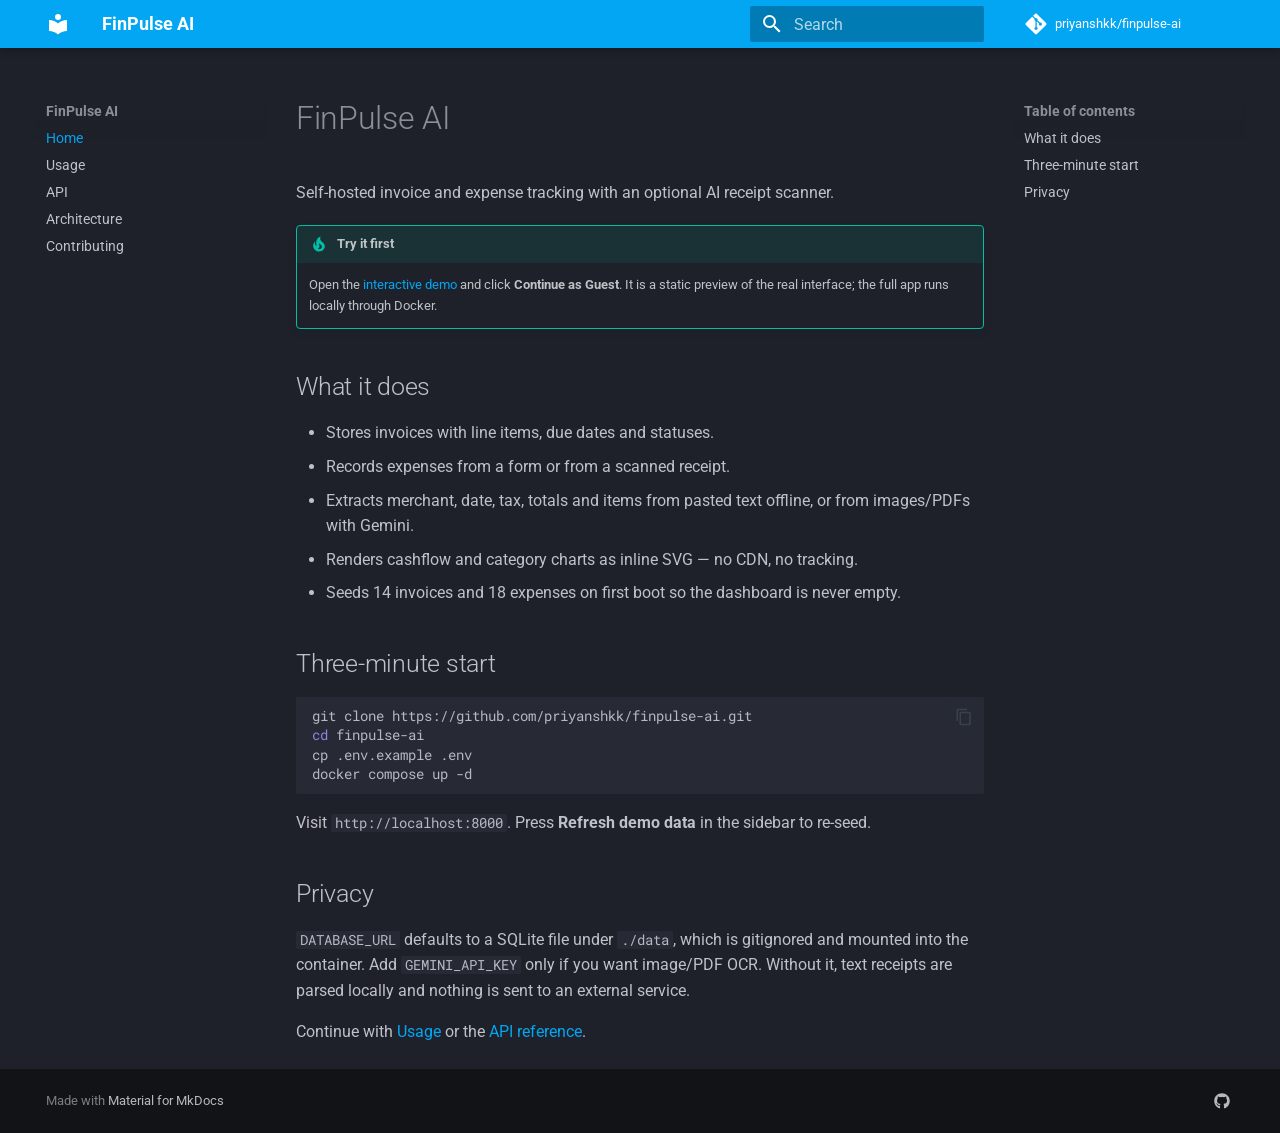
<file: index.html>
<!doctype html>
<html lang="en" class="no-js">
  <head>
    
      <meta charset="utf-8">
      <meta name="viewport" content="width=device-width,initial-scale=1">
      
        <meta name="description" content="Self-hosted invoice and expense tracker with an AI receipt scanner">
      
      
      
        <link rel="canonical" href="https://priyanshkk.github.io/finpulse-ai/">
      
      
      
        <link rel="next" href="usage/">
      
      
        
      
      
      <link rel="icon" href="assets/images/favicon.png">
      <meta name="generator" content="mkdocs-1.6.1, mkdocs-material-9.8.2">
    
    
      
        <title>FinPulse AI</title>
      
    
    
      <link rel="stylesheet" href="assets/stylesheets/main.57a0d79d.min.css">
      
        
        <link rel="stylesheet" href="assets/stylesheets/palette.fb2fffe2.min.css">
      
      


    
    
      
    
    
      
        
        
        <link rel="preconnect" href="https://fonts.gstatic.com" crossorigin>
        <link rel="stylesheet" href="https://fonts.googleapis.com/css?family=Roboto:300,300i,400,400i,700,700i%7CRoboto+Mono:400,400i,700,700i&display=fallback">
        <style>:root{--md-text-font:"Roboto";--md-code-font:"Roboto Mono"}</style>
      
    
    
    <script>__md_scope=new URL(".",location),__md_hash=e=>[...e].reduce(((e,_)=>(e<<5)-e+_.charCodeAt(0)),0),__md_get=(e,_=localStorage,t=__md_scope)=>JSON.parse(_.getItem(t.pathname+"."+e)),__md_set=(e,_,t=localStorage,a=__md_scope)=>{try{t.setItem(a.pathname+"."+e,JSON.stringify(_))}catch(e){}}</script>
    
      

    
    
  </head>
  
  
    
    
      
    
    
    
    
    <body dir="ltr" data-md-color-scheme="slate" data-md-color-primary="light-blue" data-md-color-accent="violet">
  
    
    <input class="md-toggle" data-md-toggle="drawer" type="checkbox" id="__drawer" autocomplete="off">
    <input class="md-toggle" data-md-toggle="search" type="checkbox" id="__search" autocomplete="off">
    <label class="md-overlay" for="__drawer"></label>
    <div data-md-component="skip">
      
        
        <a href="#finpulse-ai" class="md-skip">
          Skip to content
        </a>
      
    </div>
    <div data-md-component="announce">
      
    </div>
    
    
      

  

<header class="md-header md-header--shadow" data-md-component="header">
  <nav class="md-header__inner md-grid" aria-label="Header">
    <a href="." title="FinPulse AI" class="md-header__button md-logo" aria-label="FinPulse AI" data-md-component="logo">
      
  
  <svg xmlns="http://www.w3.org/2000/svg" viewBox="0 0 24 24"><path d="M12 8a3 3 0 0 0 3-3 3 3 0 0 0-3-3 3 3 0 0 0-3 3 3 3 0 0 0 3 3m0 3.54C9.64 9.35 6.5 8 3 8v11c3.5 0 6.64 1.35 9 3.54 2.36-2.19 5.5-3.54 9-3.54V8c-3.5 0-6.64 1.35-9 3.54"/></svg>

    </a>
    <label class="md-header__button md-icon" for="__drawer">
      
      <svg xmlns="http://www.w3.org/2000/svg" viewBox="0 0 24 24"><path d="M3 6h18v2H3zm0 5h18v2H3zm0 5h18v2H3z"/></svg>
    </label>
    <div class="md-header__title" data-md-component="header-title">
      <div class="md-header__ellipsis">
        <div class="md-header__topic">
          <span class="md-ellipsis">
            FinPulse AI
          </span>
        </div>
        <div class="md-header__topic" data-md-component="header-topic">
          <span class="md-ellipsis">
            
              Home
            
          </span>
        </div>
      </div>
    </div>
    
      
        <form class="md-header__option" data-md-component="palette">
  
    
    
    
    <input class="md-option" data-md-color-media="" data-md-color-scheme="slate" data-md-color-primary="light-blue" data-md-color-accent="violet"  aria-hidden="true"  type="radio" name="__palette" id="__palette_0">
    
  
</form>
      
    
    
      <script>var palette=__md_get("__palette");if(palette&&palette.color){if("(prefers-color-scheme)"===palette.color.media){var media=matchMedia("(prefers-color-scheme: light)"),input=document.querySelector(media.matches?"[data-md-color-media='(prefers-color-scheme: light)']":"[data-md-color-media='(prefers-color-scheme: dark)']");palette.color.media=input.getAttribute("data-md-color-media"),palette.color.scheme=input.getAttribute("data-md-color-scheme"),palette.color.primary=input.getAttribute("data-md-color-primary"),palette.color.accent=input.getAttribute("data-md-color-accent")}for(var[key,value]of Object.entries(palette.color))document.body.setAttribute("data-md-color-"+key,value)}</script>
    
    
    
      
      
        <label class="md-header__button md-icon" for="__search">
          
          <svg xmlns="http://www.w3.org/2000/svg" viewBox="0 0 24 24"><path d="M9.5 3A6.5 6.5 0 0 1 16 9.5c0 1.61-.59 3.09-1.56 4.23l.27.27h.79l5 5-1.5 1.5-5-5v-.79l-.27-.27A6.52 6.52 0 0 1 9.5 16 6.5 6.5 0 0 1 3 9.5 6.5 6.5 0 0 1 9.5 3m0 2C7 5 5 7 5 9.5S7 14 9.5 14 14 12 14 9.5 12 5 9.5 5"/></svg>
        </label>
        <div class="md-search" data-md-component="search" role="dialog">
  <label class="md-search__overlay" for="__search"></label>
  <div class="md-search__inner" role="search">
    <form class="md-search__form" name="search">
      <input type="text" class="md-search__input" name="query" aria-label="Search" placeholder="Search" autocapitalize="off" autocorrect="off" autocomplete="off" spellcheck="false" data-md-component="search-query" required>
      <label class="md-search__icon md-icon" for="__search">
        
        <svg xmlns="http://www.w3.org/2000/svg" viewBox="0 0 24 24"><path d="M9.5 3A6.5 6.5 0 0 1 16 9.5c0 1.61-.59 3.09-1.56 4.23l.27.27h.79l5 5-1.5 1.5-5-5v-.79l-.27-.27A6.52 6.52 0 0 1 9.5 16 6.5 6.5 0 0 1 3 9.5 6.5 6.5 0 0 1 9.5 3m0 2C7 5 5 7 5 9.5S7 14 9.5 14 14 12 14 9.5 12 5 9.5 5"/></svg>
        
        <svg xmlns="http://www.w3.org/2000/svg" viewBox="0 0 24 24"><path d="M20 11v2H8l5.5 5.5-1.42 1.42L4.16 12l7.92-7.92L13.5 5.5 8 11z"/></svg>
      </label>
      <nav class="md-search__options" aria-label="Search">
        
        <button type="reset" class="md-search__icon md-icon" title="Clear" aria-label="Clear" tabindex="-1">
          
          <svg xmlns="http://www.w3.org/2000/svg" viewBox="0 0 24 24"><path d="M19 6.41 17.59 5 12 10.59 6.41 5 5 6.41 10.59 12 5 17.59 6.41 19 12 13.41 17.59 19 19 17.59 13.41 12z"/></svg>
        </button>
      </nav>
      
    </form>
    <div class="md-search__output">
      <div class="md-search__scrollwrap" tabindex="0" data-md-scrollfix>
        <div class="md-search-result" data-md-component="search-result">
          <div class="md-search-result__meta">
            Initializing search
          </div>
          <ol class="md-search-result__list" role="presentation"></ol>
        </div>
      </div>
    </div>
  </div>
</div>
      
    
    
      <div class="md-header__source">
        <a href="https://github.com/priyanshkk/finpulse-ai" title="Go to repository" class="md-source" data-md-component="source">
  <div class="md-source__icon md-icon">
    
    <svg xmlns="http://www.w3.org/2000/svg" viewBox="0 0 448 512"><!--! Font Awesome Free 7.1.0 by @fontawesome - https://fontawesome.com License - https://fontawesome.com/license/free (Icons: CC BY 4.0, Fonts: SIL OFL 1.1, Code: MIT License) Copyright 2025 Fonticons, Inc.--><path d="M439.6 236.1 244 40.5c-5.4-5.5-12.8-8.5-20.4-8.5s-15 3-20.4 8.4L162.5 81l51.5 51.5c27.1-9.1 52.7 16.8 43.4 43.7l49.7 49.7c34.2-11.8 61.2 31 35.5 56.7-26.5 26.5-70.2-2.9-56-37.3L240.3 199v121.9c25.3 12.5 22.3 41.8 9.1 55-6.4 6.4-15.2 10.1-24.3 10.1s-17.8-3.6-24.3-10.1c-17.6-17.6-11.1-46.9 11.2-56v-123c-20.8-8.5-24.6-30.7-18.6-45L142.6 101 8.5 235.1C3 240.6 0 247.9 0 255.5s3 15 8.5 20.4l195.6 195.7c5.4 5.4 12.7 8.4 20.4 8.4s15-3 20.4-8.4l194.7-194.7c5.4-5.4 8.4-12.8 8.4-20.4s-3-15-8.4-20.4"/></svg>
  </div>
  <div class="md-source__repository">
    priyanshkk/finpulse-ai
  </div>
</a>
      </div>
    
  </nav>
  
</header>
    
    <div class="md-container" data-md-component="container">
      
      
        
          
        
      
      <main class="md-main" data-md-component="main">
        <div class="md-main__inner md-grid">
          
            
              
              <div class="md-sidebar md-sidebar--primary" data-md-component="sidebar" data-md-type="navigation" >
                <div class="md-sidebar__scrollwrap">
                  <div class="md-sidebar__inner">
                    



<nav class="md-nav md-nav--primary" aria-label="Navigation" data-md-level="0">
  <label class="md-nav__title" for="__drawer">
    <a href="." title="FinPulse AI" class="md-nav__button md-logo" aria-label="FinPulse AI" data-md-component="logo">
      
  
  <svg xmlns="http://www.w3.org/2000/svg" viewBox="0 0 24 24"><path d="M12 8a3 3 0 0 0 3-3 3 3 0 0 0-3-3 3 3 0 0 0-3 3 3 3 0 0 0 3 3m0 3.54C9.64 9.35 6.5 8 3 8v11c3.5 0 6.64 1.35 9 3.54 2.36-2.19 5.5-3.54 9-3.54V8c-3.5 0-6.64 1.35-9 3.54"/></svg>

    </a>
    FinPulse AI
  </label>
  
    <div class="md-nav__source">
      <a href="https://github.com/priyanshkk/finpulse-ai" title="Go to repository" class="md-source" data-md-component="source">
  <div class="md-source__icon md-icon">
    
    <svg xmlns="http://www.w3.org/2000/svg" viewBox="0 0 448 512"><!--! Font Awesome Free 7.1.0 by @fontawesome - https://fontawesome.com License - https://fontawesome.com/license/free (Icons: CC BY 4.0, Fonts: SIL OFL 1.1, Code: MIT License) Copyright 2025 Fonticons, Inc.--><path d="M439.6 236.1 244 40.5c-5.4-5.5-12.8-8.5-20.4-8.5s-15 3-20.4 8.4L162.5 81l51.5 51.5c27.1-9.1 52.7 16.8 43.4 43.7l49.7 49.7c34.2-11.8 61.2 31 35.5 56.7-26.5 26.5-70.2-2.9-56-37.3L240.3 199v121.9c25.3 12.5 22.3 41.8 9.1 55-6.4 6.4-15.2 10.1-24.3 10.1s-17.8-3.6-24.3-10.1c-17.6-17.6-11.1-46.9 11.2-56v-123c-20.8-8.5-24.6-30.7-18.6-45L142.6 101 8.5 235.1C3 240.6 0 247.9 0 255.5s3 15 8.5 20.4l195.6 195.7c5.4 5.4 12.7 8.4 20.4 8.4s15-3 20.4-8.4l194.7-194.7c5.4-5.4 8.4-12.8 8.4-20.4s-3-15-8.4-20.4"/></svg>
  </div>
  <div class="md-source__repository">
    priyanshkk/finpulse-ai
  </div>
</a>
    </div>
  
  <ul class="md-nav__list" data-md-scrollfix>
    
      
      
  
  
    
  
  
  
    <li class="md-nav__item md-nav__item--active">
      
      <input class="md-nav__toggle md-toggle" type="checkbox" id="__toc">
      
      
        
      
      
        <label class="md-nav__link md-nav__link--active" for="__toc">
          
  
  
  <span class="md-ellipsis">
    
  
    Home
  

    
  </span>
  
  

          <span class="md-nav__icon md-icon"></span>
        </label>
      
      <a href="." class="md-nav__link md-nav__link--active">
        
  
  
  <span class="md-ellipsis">
    
  
    Home
  

    
  </span>
  
  

      </a>
      
        

<nav class="md-nav md-nav--secondary" aria-label="Table of contents">
  
  
  
    
  
  
    <label class="md-nav__title" for="__toc">
      <span class="md-nav__icon md-icon"></span>
      Table of contents
    </label>
    <ul class="md-nav__list" data-md-component="toc" data-md-scrollfix>
      
        <li class="md-nav__item">
  <a href="#what-it-does" class="md-nav__link">
    <span class="md-ellipsis">
      
        What it does
      
    </span>
  </a>
  
</li>
      
        <li class="md-nav__item">
  <a href="#three-minute-start" class="md-nav__link">
    <span class="md-ellipsis">
      
        Three-minute start
      
    </span>
  </a>
  
</li>
      
        <li class="md-nav__item">
  <a href="#privacy" class="md-nav__link">
    <span class="md-ellipsis">
      
        Privacy
      
    </span>
  </a>
  
</li>
      
    </ul>
  
</nav>
      
    </li>
  

    
      
      
  
  
  
  
    <li class="md-nav__item">
      <a href="usage/" class="md-nav__link">
        
  
  
  <span class="md-ellipsis">
    
  
    Usage
  

    
  </span>
  
  

      </a>
    </li>
  

    
      
      
  
  
  
  
    <li class="md-nav__item">
      <a href="api/" class="md-nav__link">
        
  
  
  <span class="md-ellipsis">
    
  
    API
  

    
  </span>
  
  

      </a>
    </li>
  

    
      
      
  
  
  
  
    <li class="md-nav__item">
      <a href="architecture/" class="md-nav__link">
        
  
  
  <span class="md-ellipsis">
    
  
    Architecture
  

    
  </span>
  
  

      </a>
    </li>
  

    
      
      
  
  
  
  
    <li class="md-nav__item">
      <a href="contributing/" class="md-nav__link">
        
  
  
  <span class="md-ellipsis">
    
  
    Contributing
  

    
  </span>
  
  

      </a>
    </li>
  

    
  </ul>
</nav>
                  </div>
                </div>
              </div>
            
            
              
              <div class="md-sidebar md-sidebar--secondary" data-md-component="sidebar" data-md-type="toc" >
                <div class="md-sidebar__scrollwrap">
                  <div class="md-sidebar__inner">
                    

<nav class="md-nav md-nav--secondary" aria-label="Table of contents">
  
  
  
    
  
  
    <label class="md-nav__title" for="__toc">
      <span class="md-nav__icon md-icon"></span>
      Table of contents
    </label>
    <ul class="md-nav__list" data-md-component="toc" data-md-scrollfix>
      
        <li class="md-nav__item">
  <a href="#what-it-does" class="md-nav__link">
    <span class="md-ellipsis">
      
        What it does
      
    </span>
  </a>
  
</li>
      
        <li class="md-nav__item">
  <a href="#three-minute-start" class="md-nav__link">
    <span class="md-ellipsis">
      
        Three-minute start
      
    </span>
  </a>
  
</li>
      
        <li class="md-nav__item">
  <a href="#privacy" class="md-nav__link">
    <span class="md-ellipsis">
      
        Privacy
      
    </span>
  </a>
  
</li>
      
    </ul>
  
</nav>
                  </div>
                </div>
              </div>
            
          
          
            <div class="md-content" data-md-component="content">
              
              <article class="md-content__inner md-typeset">
                
                  


  
  


<h1 id="finpulse-ai">FinPulse AI<a class="headerlink" href="#finpulse-ai" title="Permanent link">&para;</a></h1>
<p>Self-hosted invoice and expense tracking with an optional AI receipt scanner.</p>
<div class="admonition tip">
<p class="admonition-title">Try it first</p>
<p>Open the <a href="https://priyanshkk.github.io/finpulse-ai/demo/">interactive demo</a> and click <strong>Continue as Guest</strong>. It is a static preview of the real interface; the full app runs locally through Docker.</p>
</div>
<h2 id="what-it-does">What it does<a class="headerlink" href="#what-it-does" title="Permanent link">&para;</a></h2>
<ul>
<li>Stores invoices with line items, due dates and statuses.</li>
<li>Records expenses from a form or from a scanned receipt.</li>
<li>Extracts merchant, date, tax, totals and items from pasted text offline, or from images/PDFs with Gemini.</li>
<li>Renders cashflow and category charts as inline SVG — no CDN, no tracking.</li>
<li>Seeds 14 invoices and 18 expenses on first boot so the dashboard is never empty.</li>
</ul>
<h2 id="three-minute-start">Three-minute start<a class="headerlink" href="#three-minute-start" title="Permanent link">&para;</a></h2>
<div class="highlight"><pre><span></span><code>git<span class="w"> </span>clone<span class="w"> </span>https://github.com/priyanshkk/finpulse-ai.git
<span class="nb">cd</span><span class="w"> </span>finpulse-ai
cp<span class="w"> </span>.env.example<span class="w"> </span>.env
docker<span class="w"> </span>compose<span class="w"> </span>up<span class="w"> </span>-d
</code></pre></div>
<p>Visit <code>http://localhost:8000</code>. Press <strong>Refresh demo data</strong> in the sidebar to re-seed.</p>
<h2 id="privacy">Privacy<a class="headerlink" href="#privacy" title="Permanent link">&para;</a></h2>
<p><code>DATABASE_URL</code> defaults to a SQLite file under <code>./data</code>, which is gitignored and mounted into the container. Add <code>GEMINI_API_KEY</code> only if you want image/PDF OCR. Without it, text receipts are parsed locally and nothing is sent to an external service.</p>
<p>Continue with <a href="usage/">Usage</a> or the <a href="api/">API reference</a>.</p>












                
              </article>
            </div>
          
          
<script>var target=document.getElementById(location.hash.slice(1));target&&target.name&&(target.checked=target.name.startsWith("__tabbed_"))</script>
        </div>
        
      </main>
      
        <footer class="md-footer">
  
  <div class="md-footer-meta md-typeset">
    <div class="md-footer-meta__inner md-grid">
      <div class="md-copyright">
  
  
    Made with
    <a href="https://squidfunk.github.io/mkdocs-material/" target="_blank" rel="noopener">
      Material for MkDocs
    </a>
  
</div>
      
        
<div class="md-social">
  
    
    
    
    
      
      
    
    <a href="https://github.com/priyanshkk" target="_blank" rel="noopener" title="github.com" class="md-social__link">
      <svg xmlns="http://www.w3.org/2000/svg" viewBox="0 0 512 512"><!--! Font Awesome Free 7.1.0 by @fontawesome - https://fontawesome.com License - https://fontawesome.com/license/free (Icons: CC BY 4.0, Fonts: SIL OFL 1.1, Code: MIT License) Copyright 2025 Fonticons, Inc.--><path d="M173.9 397.4c0 2-2.3 3.6-5.2 3.6-3.3.3-5.6-1.3-5.6-3.6 0-2 2.3-3.6 5.2-3.6 3-.3 5.6 1.3 5.6 3.6m-31.1-4.5c-.7 2 1.3 4.3 4.3 4.9 2.6 1 5.6 0 6.2-2s-1.3-4.3-4.3-5.2c-2.6-.7-5.5.3-6.2 2.3m44.2-1.7c-2.9.7-4.9 2.6-4.6 4.9.3 2 2.9 3.3 5.9 2.6 2.9-.7 4.9-2.6 4.6-4.6-.3-1.9-3-3.2-5.9-2.9M252.8 8C114.1 8 8 113.3 8 252c0 110.9 69.8 205.8 169.5 239.2 12.8 2.3 17.3-5.6 17.3-12.1 0-6.2-.3-40.4-.3-61.4 0 0-70 15-84.7-29.8 0 0-11.4-29.1-27.8-36.6 0 0-22.9-15.7 1.6-15.4 0 0 24.9 2 38.6 25.8 21.9 38.6 58.6 27.5 72.9 20.9 2.3-16 8.8-27.1 16-33.7-55.9-6.2-112.3-14.3-112.3-110.5 0-27.5 7.6-41.3 23.6-58.9-2.6-6.5-11.1-33.3 2.6-67.9 20.9-6.5 69 27 69 27 20-5.6 41.5-8.5 62.8-8.5s42.8 2.9 62.8 8.5c0 0 48.1-33.6 69-27 13.7 34.7 5.2 61.4 2.6 67.9 16 17.7 25.8 31.5 25.8 58.9 0 96.5-58.9 104.2-114.8 110.5 9.2 7.9 17 22.9 17 46.4 0 33.7-.3 75.4-.3 83.6 0 6.5 4.6 14.4 17.3 12.1C436.2 457.8 504 362.9 504 252 504 113.3 391.5 8 252.8 8M105.2 352.9c-1.3 1-1 3.3.7 5.2 1.6 1.6 3.9 2.3 5.2 1 1.3-1 1-3.3-.7-5.2-1.6-1.6-3.9-2.3-5.2-1m-10.8-8.1c-.7 1.3.3 2.9 2.3 3.9 1.6 1 3.6.7 4.3-.7.7-1.3-.3-2.9-2.3-3.9-2-.6-3.6-.3-4.3.7m32.4 35.6c-1.6 1.3-1 4.3 1.3 6.2 2.3 2.3 5.2 2.6 6.5 1 1.3-1.3.7-4.3-1.3-6.2-2.2-2.3-5.2-2.6-6.5-1m-11.4-14.7c-1.6 1-1.6 3.6 0 5.9s4.3 3.3 5.6 2.3c1.6-1.3 1.6-3.9 0-6.2-1.4-2.3-4-3.3-5.6-2"/></svg>
    </a>
  
</div>
      
    </div>
  </div>
</footer>
      
    </div>
    <div class="md-dialog" data-md-component="dialog">
      <div class="md-dialog__inner md-typeset"></div>
    </div>
    
    
    
      
      
      <script id="__config" type="application/json">{"annotate": null, "base": ".", "features": ["navigation.instant", "content.code.copy"], "search": "assets/javascripts/workers/search.a7633da7.min.js", "tags": null, "translations": {"clipboard.copied": "Copied to clipboard", "clipboard.copy": "Copy to clipboard", "search.result.more.one": "1 more on this page", "search.result.more.other": "# more on this page", "search.result.none": "No matching documents", "search.result.one": "1 matching document", "search.result.other": "# matching documents", "search.result.placeholder": "Type to start searching", "search.result.term.missing": "Missing", "select.version": "Select version"}, "version": null}</script>
    
    
      <script src="assets/javascripts/bundle.a5f9d56c.min.js"></script>
      
    
  </body>
</html>
</file>
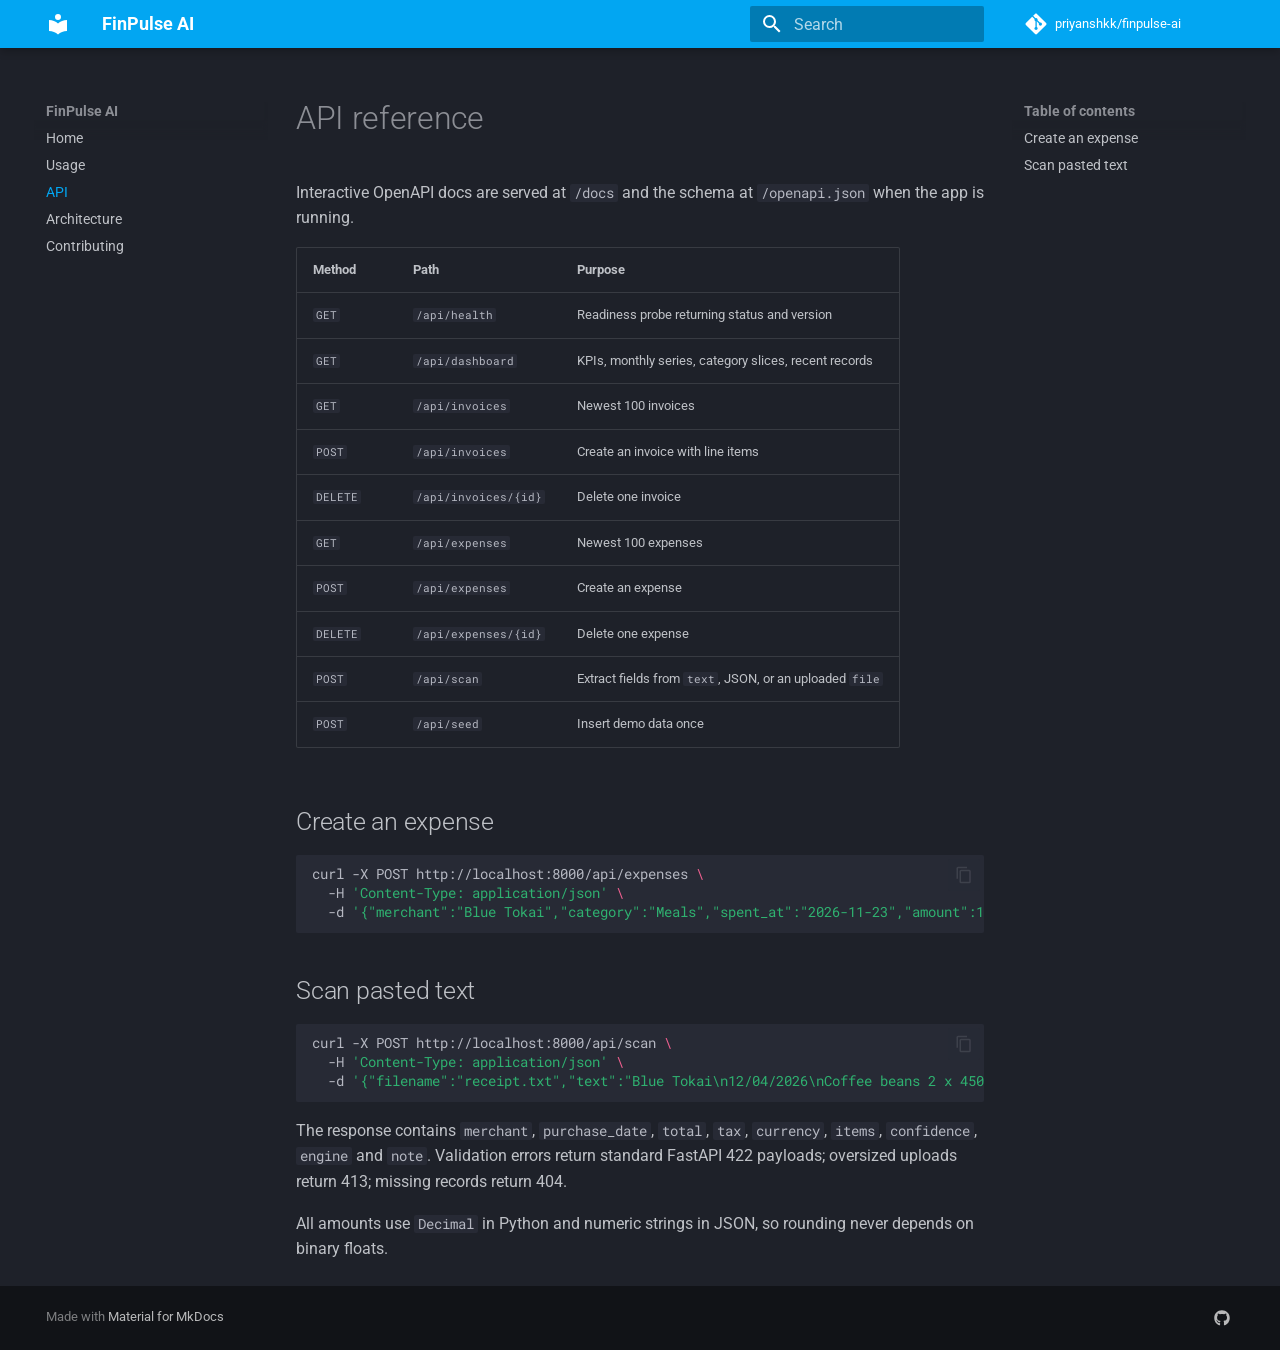
<file: api/index.html>
<!doctype html>
<html lang="en" class="no-js">
  <head>
    
      <meta charset="utf-8">
      <meta name="viewport" content="width=device-width,initial-scale=1">
      
        <meta name="description" content="Self-hosted invoice and expense tracker with an AI receipt scanner">
      
      
      
        <link rel="canonical" href="https://priyanshkk.github.io/finpulse-ai/api/">
      
      
        <link rel="prev" href="../usage/">
      
      
        <link rel="next" href="../architecture/">
      
      
        
      
      
      <link rel="icon" href="../assets/images/favicon.png">
      <meta name="generator" content="mkdocs-1.6.1, mkdocs-material-9.8.2">
    
    
      
        <title>API - FinPulse AI</title>
      
    
    
      <link rel="stylesheet" href="../assets/stylesheets/main.57a0d79d.min.css">
      
        
        <link rel="stylesheet" href="../assets/stylesheets/palette.fb2fffe2.min.css">
      
      


    
    
      
    
    
      
        
        
        <link rel="preconnect" href="https://fonts.gstatic.com" crossorigin>
        <link rel="stylesheet" href="https://fonts.googleapis.com/css?family=Roboto:300,300i,400,400i,700,700i%7CRoboto+Mono:400,400i,700,700i&display=fallback">
        <style>:root{--md-text-font:"Roboto";--md-code-font:"Roboto Mono"}</style>
      
    
    
    <script>__md_scope=new URL("..",location),__md_hash=e=>[...e].reduce(((e,_)=>(e<<5)-e+_.charCodeAt(0)),0),__md_get=(e,_=localStorage,t=__md_scope)=>JSON.parse(_.getItem(t.pathname+"."+e)),__md_set=(e,_,t=localStorage,a=__md_scope)=>{try{t.setItem(a.pathname+"."+e,JSON.stringify(_))}catch(e){}}</script>
    
      

    
    
  </head>
  
  
    
    
      
    
    
    
    
    <body dir="ltr" data-md-color-scheme="slate" data-md-color-primary="light-blue" data-md-color-accent="violet">
  
    
    <input class="md-toggle" data-md-toggle="drawer" type="checkbox" id="__drawer" autocomplete="off">
    <input class="md-toggle" data-md-toggle="search" type="checkbox" id="__search" autocomplete="off">
    <label class="md-overlay" for="__drawer"></label>
    <div data-md-component="skip">
      
        
        <a href="#api-reference" class="md-skip">
          Skip to content
        </a>
      
    </div>
    <div data-md-component="announce">
      
    </div>
    
    
      

  

<header class="md-header md-header--shadow" data-md-component="header">
  <nav class="md-header__inner md-grid" aria-label="Header">
    <a href=".." title="FinPulse AI" class="md-header__button md-logo" aria-label="FinPulse AI" data-md-component="logo">
      
  
  <svg xmlns="http://www.w3.org/2000/svg" viewBox="0 0 24 24"><path d="M12 8a3 3 0 0 0 3-3 3 3 0 0 0-3-3 3 3 0 0 0-3 3 3 3 0 0 0 3 3m0 3.54C9.64 9.35 6.5 8 3 8v11c3.5 0 6.64 1.35 9 3.54 2.36-2.19 5.5-3.54 9-3.54V8c-3.5 0-6.64 1.35-9 3.54"/></svg>

    </a>
    <label class="md-header__button md-icon" for="__drawer">
      
      <svg xmlns="http://www.w3.org/2000/svg" viewBox="0 0 24 24"><path d="M3 6h18v2H3zm0 5h18v2H3zm0 5h18v2H3z"/></svg>
    </label>
    <div class="md-header__title" data-md-component="header-title">
      <div class="md-header__ellipsis">
        <div class="md-header__topic">
          <span class="md-ellipsis">
            FinPulse AI
          </span>
        </div>
        <div class="md-header__topic" data-md-component="header-topic">
          <span class="md-ellipsis">
            
              API
            
          </span>
        </div>
      </div>
    </div>
    
      
        <form class="md-header__option" data-md-component="palette">
  
    
    
    
    <input class="md-option" data-md-color-media="" data-md-color-scheme="slate" data-md-color-primary="light-blue" data-md-color-accent="violet"  aria-hidden="true"  type="radio" name="__palette" id="__palette_0">
    
  
</form>
      
    
    
      <script>var palette=__md_get("__palette");if(palette&&palette.color){if("(prefers-color-scheme)"===palette.color.media){var media=matchMedia("(prefers-color-scheme: light)"),input=document.querySelector(media.matches?"[data-md-color-media='(prefers-color-scheme: light)']":"[data-md-color-media='(prefers-color-scheme: dark)']");palette.color.media=input.getAttribute("data-md-color-media"),palette.color.scheme=input.getAttribute("data-md-color-scheme"),palette.color.primary=input.getAttribute("data-md-color-primary"),palette.color.accent=input.getAttribute("data-md-color-accent")}for(var[key,value]of Object.entries(palette.color))document.body.setAttribute("data-md-color-"+key,value)}</script>
    
    
    
      
      
        <label class="md-header__button md-icon" for="__search">
          
          <svg xmlns="http://www.w3.org/2000/svg" viewBox="0 0 24 24"><path d="M9.5 3A6.5 6.5 0 0 1 16 9.5c0 1.61-.59 3.09-1.56 4.23l.27.27h.79l5 5-1.5 1.5-5-5v-.79l-.27-.27A6.52 6.52 0 0 1 9.5 16 6.5 6.5 0 0 1 3 9.5 6.5 6.5 0 0 1 9.5 3m0 2C7 5 5 7 5 9.5S7 14 9.5 14 14 12 14 9.5 12 5 9.5 5"/></svg>
        </label>
        <div class="md-search" data-md-component="search" role="dialog">
  <label class="md-search__overlay" for="__search"></label>
  <div class="md-search__inner" role="search">
    <form class="md-search__form" name="search">
      <input type="text" class="md-search__input" name="query" aria-label="Search" placeholder="Search" autocapitalize="off" autocorrect="off" autocomplete="off" spellcheck="false" data-md-component="search-query" required>
      <label class="md-search__icon md-icon" for="__search">
        
        <svg xmlns="http://www.w3.org/2000/svg" viewBox="0 0 24 24"><path d="M9.5 3A6.5 6.5 0 0 1 16 9.5c0 1.61-.59 3.09-1.56 4.23l.27.27h.79l5 5-1.5 1.5-5-5v-.79l-.27-.27A6.52 6.52 0 0 1 9.5 16 6.5 6.5 0 0 1 3 9.5 6.5 6.5 0 0 1 9.5 3m0 2C7 5 5 7 5 9.5S7 14 9.5 14 14 12 14 9.5 12 5 9.5 5"/></svg>
        
        <svg xmlns="http://www.w3.org/2000/svg" viewBox="0 0 24 24"><path d="M20 11v2H8l5.5 5.5-1.42 1.42L4.16 12l7.92-7.92L13.5 5.5 8 11z"/></svg>
      </label>
      <nav class="md-search__options" aria-label="Search">
        
        <button type="reset" class="md-search__icon md-icon" title="Clear" aria-label="Clear" tabindex="-1">
          
          <svg xmlns="http://www.w3.org/2000/svg" viewBox="0 0 24 24"><path d="M19 6.41 17.59 5 12 10.59 6.41 5 5 6.41 10.59 12 5 17.59 6.41 19 12 13.41 17.59 19 19 17.59 13.41 12z"/></svg>
        </button>
      </nav>
      
    </form>
    <div class="md-search__output">
      <div class="md-search__scrollwrap" tabindex="0" data-md-scrollfix>
        <div class="md-search-result" data-md-component="search-result">
          <div class="md-search-result__meta">
            Initializing search
          </div>
          <ol class="md-search-result__list" role="presentation"></ol>
        </div>
      </div>
    </div>
  </div>
</div>
      
    
    
      <div class="md-header__source">
        <a href="https://github.com/priyanshkk/finpulse-ai" title="Go to repository" class="md-source" data-md-component="source">
  <div class="md-source__icon md-icon">
    
    <svg xmlns="http://www.w3.org/2000/svg" viewBox="0 0 448 512"><!--! Font Awesome Free 7.1.0 by @fontawesome - https://fontawesome.com License - https://fontawesome.com/license/free (Icons: CC BY 4.0, Fonts: SIL OFL 1.1, Code: MIT License) Copyright 2025 Fonticons, Inc.--><path d="M439.6 236.1 244 40.5c-5.4-5.5-12.8-8.5-20.4-8.5s-15 3-20.4 8.4L162.5 81l51.5 51.5c27.1-9.1 52.7 16.8 43.4 43.7l49.7 49.7c34.2-11.8 61.2 31 35.5 56.7-26.5 26.5-70.2-2.9-56-37.3L240.3 199v121.9c25.3 12.5 22.3 41.8 9.1 55-6.4 6.4-15.2 10.1-24.3 10.1s-17.8-3.6-24.3-10.1c-17.6-17.6-11.1-46.9 11.2-56v-123c-20.8-8.5-24.6-30.7-18.6-45L142.6 101 8.5 235.1C3 240.6 0 247.9 0 255.5s3 15 8.5 20.4l195.6 195.7c5.4 5.4 12.7 8.4 20.4 8.4s15-3 20.4-8.4l194.7-194.7c5.4-5.4 8.4-12.8 8.4-20.4s-3-15-8.4-20.4"/></svg>
  </div>
  <div class="md-source__repository">
    priyanshkk/finpulse-ai
  </div>
</a>
      </div>
    
  </nav>
  
</header>
    
    <div class="md-container" data-md-component="container">
      
      
        
          
        
      
      <main class="md-main" data-md-component="main">
        <div class="md-main__inner md-grid">
          
            
              
              <div class="md-sidebar md-sidebar--primary" data-md-component="sidebar" data-md-type="navigation" >
                <div class="md-sidebar__scrollwrap">
                  <div class="md-sidebar__inner">
                    



<nav class="md-nav md-nav--primary" aria-label="Navigation" data-md-level="0">
  <label class="md-nav__title" for="__drawer">
    <a href=".." title="FinPulse AI" class="md-nav__button md-logo" aria-label="FinPulse AI" data-md-component="logo">
      
  
  <svg xmlns="http://www.w3.org/2000/svg" viewBox="0 0 24 24"><path d="M12 8a3 3 0 0 0 3-3 3 3 0 0 0-3-3 3 3 0 0 0-3 3 3 3 0 0 0 3 3m0 3.54C9.64 9.35 6.5 8 3 8v11c3.5 0 6.64 1.35 9 3.54 2.36-2.19 5.5-3.54 9-3.54V8c-3.5 0-6.64 1.35-9 3.54"/></svg>

    </a>
    FinPulse AI
  </label>
  
    <div class="md-nav__source">
      <a href="https://github.com/priyanshkk/finpulse-ai" title="Go to repository" class="md-source" data-md-component="source">
  <div class="md-source__icon md-icon">
    
    <svg xmlns="http://www.w3.org/2000/svg" viewBox="0 0 448 512"><!--! Font Awesome Free 7.1.0 by @fontawesome - https://fontawesome.com License - https://fontawesome.com/license/free (Icons: CC BY 4.0, Fonts: SIL OFL 1.1, Code: MIT License) Copyright 2025 Fonticons, Inc.--><path d="M439.6 236.1 244 40.5c-5.4-5.5-12.8-8.5-20.4-8.5s-15 3-20.4 8.4L162.5 81l51.5 51.5c27.1-9.1 52.7 16.8 43.4 43.7l49.7 49.7c34.2-11.8 61.2 31 35.5 56.7-26.5 26.5-70.2-2.9-56-37.3L240.3 199v121.9c25.3 12.5 22.3 41.8 9.1 55-6.4 6.4-15.2 10.1-24.3 10.1s-17.8-3.6-24.3-10.1c-17.6-17.6-11.1-46.9 11.2-56v-123c-20.8-8.5-24.6-30.7-18.6-45L142.6 101 8.5 235.1C3 240.6 0 247.9 0 255.5s3 15 8.5 20.4l195.6 195.7c5.4 5.4 12.7 8.4 20.4 8.4s15-3 20.4-8.4l194.7-194.7c5.4-5.4 8.4-12.8 8.4-20.4s-3-15-8.4-20.4"/></svg>
  </div>
  <div class="md-source__repository">
    priyanshkk/finpulse-ai
  </div>
</a>
    </div>
  
  <ul class="md-nav__list" data-md-scrollfix>
    
      
      
  
  
  
  
    <li class="md-nav__item">
      <a href=".." class="md-nav__link">
        
  
  
  <span class="md-ellipsis">
    
  
    Home
  

    
  </span>
  
  

      </a>
    </li>
  

    
      
      
  
  
  
  
    <li class="md-nav__item">
      <a href="../usage/" class="md-nav__link">
        
  
  
  <span class="md-ellipsis">
    
  
    Usage
  

    
  </span>
  
  

      </a>
    </li>
  

    
      
      
  
  
    
  
  
  
    <li class="md-nav__item md-nav__item--active">
      
      <input class="md-nav__toggle md-toggle" type="checkbox" id="__toc">
      
      
        
      
      
        <label class="md-nav__link md-nav__link--active" for="__toc">
          
  
  
  <span class="md-ellipsis">
    
  
    API
  

    
  </span>
  
  

          <span class="md-nav__icon md-icon"></span>
        </label>
      
      <a href="./" class="md-nav__link md-nav__link--active">
        
  
  
  <span class="md-ellipsis">
    
  
    API
  

    
  </span>
  
  

      </a>
      
        

<nav class="md-nav md-nav--secondary" aria-label="Table of contents">
  
  
  
    
  
  
    <label class="md-nav__title" for="__toc">
      <span class="md-nav__icon md-icon"></span>
      Table of contents
    </label>
    <ul class="md-nav__list" data-md-component="toc" data-md-scrollfix>
      
        <li class="md-nav__item">
  <a href="#create-an-expense" class="md-nav__link">
    <span class="md-ellipsis">
      
        Create an expense
      
    </span>
  </a>
  
</li>
      
        <li class="md-nav__item">
  <a href="#scan-pasted-text" class="md-nav__link">
    <span class="md-ellipsis">
      
        Scan pasted text
      
    </span>
  </a>
  
</li>
      
    </ul>
  
</nav>
      
    </li>
  

    
      
      
  
  
  
  
    <li class="md-nav__item">
      <a href="../architecture/" class="md-nav__link">
        
  
  
  <span class="md-ellipsis">
    
  
    Architecture
  

    
  </span>
  
  

      </a>
    </li>
  

    
      
      
  
  
  
  
    <li class="md-nav__item">
      <a href="../contributing/" class="md-nav__link">
        
  
  
  <span class="md-ellipsis">
    
  
    Contributing
  

    
  </span>
  
  

      </a>
    </li>
  

    
  </ul>
</nav>
                  </div>
                </div>
              </div>
            
            
              
              <div class="md-sidebar md-sidebar--secondary" data-md-component="sidebar" data-md-type="toc" >
                <div class="md-sidebar__scrollwrap">
                  <div class="md-sidebar__inner">
                    

<nav class="md-nav md-nav--secondary" aria-label="Table of contents">
  
  
  
    
  
  
    <label class="md-nav__title" for="__toc">
      <span class="md-nav__icon md-icon"></span>
      Table of contents
    </label>
    <ul class="md-nav__list" data-md-component="toc" data-md-scrollfix>
      
        <li class="md-nav__item">
  <a href="#create-an-expense" class="md-nav__link">
    <span class="md-ellipsis">
      
        Create an expense
      
    </span>
  </a>
  
</li>
      
        <li class="md-nav__item">
  <a href="#scan-pasted-text" class="md-nav__link">
    <span class="md-ellipsis">
      
        Scan pasted text
      
    </span>
  </a>
  
</li>
      
    </ul>
  
</nav>
                  </div>
                </div>
              </div>
            
          
          
            <div class="md-content" data-md-component="content">
              
              <article class="md-content__inner md-typeset">
                
                  


  
  


<h1 id="api-reference">API reference<a class="headerlink" href="#api-reference" title="Permanent link">&para;</a></h1>
<p>Interactive OpenAPI docs are served at <code>/docs</code> and the schema at <code>/openapi.json</code> when the app is running.</p>
<table>
<thead>
<tr>
<th>Method</th>
<th>Path</th>
<th>Purpose</th>
</tr>
</thead>
<tbody>
<tr>
<td><code>GET</code></td>
<td><code>/api/health</code></td>
<td>Readiness probe returning status and version</td>
</tr>
<tr>
<td><code>GET</code></td>
<td><code>/api/dashboard</code></td>
<td>KPIs, monthly series, category slices, recent records</td>
</tr>
<tr>
<td><code>GET</code></td>
<td><code>/api/invoices</code></td>
<td>Newest 100 invoices</td>
</tr>
<tr>
<td><code>POST</code></td>
<td><code>/api/invoices</code></td>
<td>Create an invoice with line items</td>
</tr>
<tr>
<td><code>DELETE</code></td>
<td><code>/api/invoices/{id}</code></td>
<td>Delete one invoice</td>
</tr>
<tr>
<td><code>GET</code></td>
<td><code>/api/expenses</code></td>
<td>Newest 100 expenses</td>
</tr>
<tr>
<td><code>POST</code></td>
<td><code>/api/expenses</code></td>
<td>Create an expense</td>
</tr>
<tr>
<td><code>DELETE</code></td>
<td><code>/api/expenses/{id}</code></td>
<td>Delete one expense</td>
</tr>
<tr>
<td><code>POST</code></td>
<td><code>/api/scan</code></td>
<td>Extract fields from <code>text</code>, JSON, or an uploaded <code>file</code></td>
</tr>
<tr>
<td><code>POST</code></td>
<td><code>/api/seed</code></td>
<td>Insert demo data once</td>
</tr>
</tbody>
</table>
<h2 id="create-an-expense">Create an expense<a class="headerlink" href="#create-an-expense" title="Permanent link">&para;</a></h2>
<div class="highlight"><pre><span></span><code>curl<span class="w"> </span>-X<span class="w"> </span>POST<span class="w"> </span>http://localhost:8000/api/expenses<span class="w"> </span><span class="se">\</span>
<span class="w">  </span>-H<span class="w"> </span><span class="s1">'Content-Type: application/json'</span><span class="w"> </span><span class="se">\</span>
<span class="w">  </span>-d<span class="w"> </span><span class="s1">'{"merchant":"Blue Tokai","category":"Meals","spent_at":"2026-11-23","amount":1062.00,"tax":162.00}'</span>
</code></pre></div>
<h2 id="scan-pasted-text">Scan pasted text<a class="headerlink" href="#scan-pasted-text" title="Permanent link">&para;</a></h2>
<div class="highlight"><pre><span></span><code>curl<span class="w"> </span>-X<span class="w"> </span>POST<span class="w"> </span>http://localhost:8000/api/scan<span class="w"> </span><span class="se">\</span>
<span class="w">  </span>-H<span class="w"> </span><span class="s1">'Content-Type: application/json'</span><span class="w"> </span><span class="se">\</span>
<span class="w">  </span>-d<span class="w"> </span><span class="s1">'{"filename":"receipt.txt","text":"Blue Tokai\n12/04/2026\nCoffee beans 2 x 450.00\nGST 18% 162.00\nTOTAL 1,062.00"}'</span>
</code></pre></div>
<p>The response contains <code>merchant</code>, <code>purchase_date</code>, <code>total</code>, <code>tax</code>, <code>currency</code>, <code>items</code>, <code>confidence</code>, <code>engine</code> and <code>note</code>. Validation errors return standard FastAPI 422 payloads; oversized uploads return 413; missing records return 404.</p>
<p>All amounts use <code>Decimal</code> in Python and numeric strings in JSON, so rounding never depends on binary floats.</p>












                
              </article>
            </div>
          
          
<script>var target=document.getElementById(location.hash.slice(1));target&&target.name&&(target.checked=target.name.startsWith("__tabbed_"))</script>
        </div>
        
      </main>
      
        <footer class="md-footer">
  
  <div class="md-footer-meta md-typeset">
    <div class="md-footer-meta__inner md-grid">
      <div class="md-copyright">
  
  
    Made with
    <a href="https://squidfunk.github.io/mkdocs-material/" target="_blank" rel="noopener">
      Material for MkDocs
    </a>
  
</div>
      
        
<div class="md-social">
  
    
    
    
    
      
      
    
    <a href="https://github.com/priyanshkk" target="_blank" rel="noopener" title="github.com" class="md-social__link">
      <svg xmlns="http://www.w3.org/2000/svg" viewBox="0 0 512 512"><!--! Font Awesome Free 7.1.0 by @fontawesome - https://fontawesome.com License - https://fontawesome.com/license/free (Icons: CC BY 4.0, Fonts: SIL OFL 1.1, Code: MIT License) Copyright 2025 Fonticons, Inc.--><path d="M173.9 397.4c0 2-2.3 3.6-5.2 3.6-3.3.3-5.6-1.3-5.6-3.6 0-2 2.3-3.6 5.2-3.6 3-.3 5.6 1.3 5.6 3.6m-31.1-4.5c-.7 2 1.3 4.3 4.3 4.9 2.6 1 5.6 0 6.2-2s-1.3-4.3-4.3-5.2c-2.6-.7-5.5.3-6.2 2.3m44.2-1.7c-2.9.7-4.9 2.6-4.6 4.9.3 2 2.9 3.3 5.9 2.6 2.9-.7 4.9-2.6 4.6-4.6-.3-1.9-3-3.2-5.9-2.9M252.8 8C114.1 8 8 113.3 8 252c0 110.9 69.8 205.8 169.5 239.2 12.8 2.3 17.3-5.6 17.3-12.1 0-6.2-.3-40.4-.3-61.4 0 0-70 15-84.7-29.8 0 0-11.4-29.1-27.8-36.6 0 0-22.9-15.7 1.6-15.4 0 0 24.9 2 38.6 25.8 21.9 38.6 58.6 27.5 72.9 20.9 2.3-16 8.8-27.1 16-33.7-55.9-6.2-112.3-14.3-112.3-110.5 0-27.5 7.6-41.3 23.6-58.9-2.6-6.5-11.1-33.3 2.6-67.9 20.9-6.5 69 27 69 27 20-5.6 41.5-8.5 62.8-8.5s42.8 2.9 62.8 8.5c0 0 48.1-33.6 69-27 13.7 34.7 5.2 61.4 2.6 67.9 16 17.7 25.8 31.5 25.8 58.9 0 96.5-58.9 104.2-114.8 110.5 9.2 7.9 17 22.9 17 46.4 0 33.7-.3 75.4-.3 83.6 0 6.5 4.6 14.4 17.3 12.1C436.2 457.8 504 362.9 504 252 504 113.3 391.5 8 252.8 8M105.2 352.9c-1.3 1-1 3.3.7 5.2 1.6 1.6 3.9 2.3 5.2 1 1.3-1 1-3.3-.7-5.2-1.6-1.6-3.9-2.3-5.2-1m-10.8-8.1c-.7 1.3.3 2.9 2.3 3.9 1.6 1 3.6.7 4.3-.7.7-1.3-.3-2.9-2.3-3.9-2-.6-3.6-.3-4.3.7m32.4 35.6c-1.6 1.3-1 4.3 1.3 6.2 2.3 2.3 5.2 2.6 6.5 1 1.3-1.3.7-4.3-1.3-6.2-2.2-2.3-5.2-2.6-6.5-1m-11.4-14.7c-1.6 1-1.6 3.6 0 5.9s4.3 3.3 5.6 2.3c1.6-1.3 1.6-3.9 0-6.2-1.4-2.3-4-3.3-5.6-2"/></svg>
    </a>
  
</div>
      
    </div>
  </div>
</footer>
      
    </div>
    <div class="md-dialog" data-md-component="dialog">
      <div class="md-dialog__inner md-typeset"></div>
    </div>
    
    
    
      
      
      <script id="__config" type="application/json">{"annotate": null, "base": "..", "features": ["navigation.instant", "content.code.copy"], "search": "../assets/javascripts/workers/search.a7633da7.min.js", "tags": null, "translations": {"clipboard.copied": "Copied to clipboard", "clipboard.copy": "Copy to clipboard", "search.result.more.one": "1 more on this page", "search.result.more.other": "# more on this page", "search.result.none": "No matching documents", "search.result.one": "1 matching document", "search.result.other": "# matching documents", "search.result.placeholder": "Type to start searching", "search.result.term.missing": "Missing", "select.version": "Select version"}, "version": null}</script>
    
    
      <script src="../assets/javascripts/bundle.a5f9d56c.min.js"></script>
      
    
  </body>
</html>
</file>
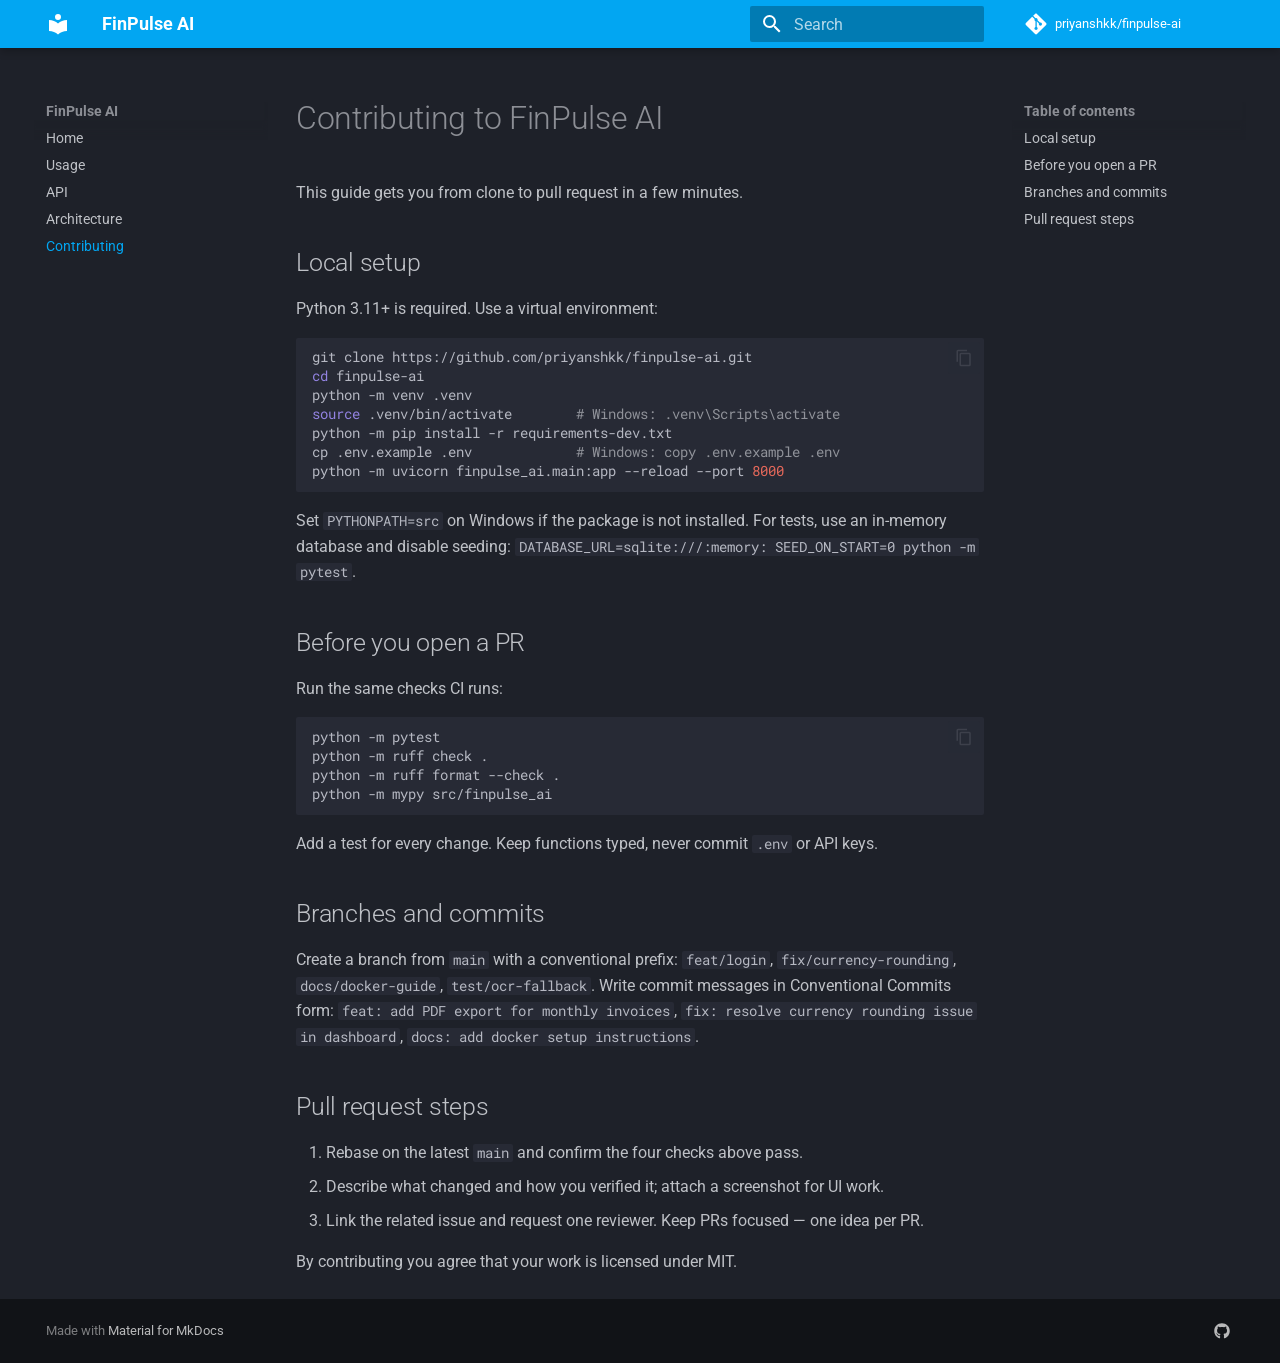
<file: contributing/index.html>
<!doctype html>
<html lang="en" class="no-js">
  <head>
    
      <meta charset="utf-8">
      <meta name="viewport" content="width=device-width,initial-scale=1">
      
        <meta name="description" content="Self-hosted invoice and expense tracker with an AI receipt scanner">
      
      
      
        <link rel="canonical" href="https://priyanshkk.github.io/finpulse-ai/contributing/">
      
      
        <link rel="prev" href="../architecture/">
      
      
      
        
      
      
      <link rel="icon" href="../assets/images/favicon.png">
      <meta name="generator" content="mkdocs-1.6.1, mkdocs-material-9.8.2">
    
    
      
        <title>Contributing - FinPulse AI</title>
      
    
    
      <link rel="stylesheet" href="../assets/stylesheets/main.57a0d79d.min.css">
      
        
        <link rel="stylesheet" href="../assets/stylesheets/palette.fb2fffe2.min.css">
      
      


    
    
      
    
    
      
        
        
        <link rel="preconnect" href="https://fonts.gstatic.com" crossorigin>
        <link rel="stylesheet" href="https://fonts.googleapis.com/css?family=Roboto:300,300i,400,400i,700,700i%7CRoboto+Mono:400,400i,700,700i&display=fallback">
        <style>:root{--md-text-font:"Roboto";--md-code-font:"Roboto Mono"}</style>
      
    
    
    <script>__md_scope=new URL("..",location),__md_hash=e=>[...e].reduce(((e,_)=>(e<<5)-e+_.charCodeAt(0)),0),__md_get=(e,_=localStorage,t=__md_scope)=>JSON.parse(_.getItem(t.pathname+"."+e)),__md_set=(e,_,t=localStorage,a=__md_scope)=>{try{t.setItem(a.pathname+"."+e,JSON.stringify(_))}catch(e){}}</script>
    
      

    
    
  </head>
  
  
    
    
      
    
    
    
    
    <body dir="ltr" data-md-color-scheme="slate" data-md-color-primary="light-blue" data-md-color-accent="violet">
  
    
    <input class="md-toggle" data-md-toggle="drawer" type="checkbox" id="__drawer" autocomplete="off">
    <input class="md-toggle" data-md-toggle="search" type="checkbox" id="__search" autocomplete="off">
    <label class="md-overlay" for="__drawer"></label>
    <div data-md-component="skip">
      
        
        <a href="#contributing-to-finpulse-ai" class="md-skip">
          Skip to content
        </a>
      
    </div>
    <div data-md-component="announce">
      
    </div>
    
    
      

  

<header class="md-header md-header--shadow" data-md-component="header">
  <nav class="md-header__inner md-grid" aria-label="Header">
    <a href=".." title="FinPulse AI" class="md-header__button md-logo" aria-label="FinPulse AI" data-md-component="logo">
      
  
  <svg xmlns="http://www.w3.org/2000/svg" viewBox="0 0 24 24"><path d="M12 8a3 3 0 0 0 3-3 3 3 0 0 0-3-3 3 3 0 0 0-3 3 3 3 0 0 0 3 3m0 3.54C9.64 9.35 6.5 8 3 8v11c3.5 0 6.64 1.35 9 3.54 2.36-2.19 5.5-3.54 9-3.54V8c-3.5 0-6.64 1.35-9 3.54"/></svg>

    </a>
    <label class="md-header__button md-icon" for="__drawer">
      
      <svg xmlns="http://www.w3.org/2000/svg" viewBox="0 0 24 24"><path d="M3 6h18v2H3zm0 5h18v2H3zm0 5h18v2H3z"/></svg>
    </label>
    <div class="md-header__title" data-md-component="header-title">
      <div class="md-header__ellipsis">
        <div class="md-header__topic">
          <span class="md-ellipsis">
            FinPulse AI
          </span>
        </div>
        <div class="md-header__topic" data-md-component="header-topic">
          <span class="md-ellipsis">
            
              Contributing
            
          </span>
        </div>
      </div>
    </div>
    
      
        <form class="md-header__option" data-md-component="palette">
  
    
    
    
    <input class="md-option" data-md-color-media="" data-md-color-scheme="slate" data-md-color-primary="light-blue" data-md-color-accent="violet"  aria-hidden="true"  type="radio" name="__palette" id="__palette_0">
    
  
</form>
      
    
    
      <script>var palette=__md_get("__palette");if(palette&&palette.color){if("(prefers-color-scheme)"===palette.color.media){var media=matchMedia("(prefers-color-scheme: light)"),input=document.querySelector(media.matches?"[data-md-color-media='(prefers-color-scheme: light)']":"[data-md-color-media='(prefers-color-scheme: dark)']");palette.color.media=input.getAttribute("data-md-color-media"),palette.color.scheme=input.getAttribute("data-md-color-scheme"),palette.color.primary=input.getAttribute("data-md-color-primary"),palette.color.accent=input.getAttribute("data-md-color-accent")}for(var[key,value]of Object.entries(palette.color))document.body.setAttribute("data-md-color-"+key,value)}</script>
    
    
    
      
      
        <label class="md-header__button md-icon" for="__search">
          
          <svg xmlns="http://www.w3.org/2000/svg" viewBox="0 0 24 24"><path d="M9.5 3A6.5 6.5 0 0 1 16 9.5c0 1.61-.59 3.09-1.56 4.23l.27.27h.79l5 5-1.5 1.5-5-5v-.79l-.27-.27A6.52 6.52 0 0 1 9.5 16 6.5 6.5 0 0 1 3 9.5 6.5 6.5 0 0 1 9.5 3m0 2C7 5 5 7 5 9.5S7 14 9.5 14 14 12 14 9.5 12 5 9.5 5"/></svg>
        </label>
        <div class="md-search" data-md-component="search" role="dialog">
  <label class="md-search__overlay" for="__search"></label>
  <div class="md-search__inner" role="search">
    <form class="md-search__form" name="search">
      <input type="text" class="md-search__input" name="query" aria-label="Search" placeholder="Search" autocapitalize="off" autocorrect="off" autocomplete="off" spellcheck="false" data-md-component="search-query" required>
      <label class="md-search__icon md-icon" for="__search">
        
        <svg xmlns="http://www.w3.org/2000/svg" viewBox="0 0 24 24"><path d="M9.5 3A6.5 6.5 0 0 1 16 9.5c0 1.61-.59 3.09-1.56 4.23l.27.27h.79l5 5-1.5 1.5-5-5v-.79l-.27-.27A6.52 6.52 0 0 1 9.5 16 6.5 6.5 0 0 1 3 9.5 6.5 6.5 0 0 1 9.5 3m0 2C7 5 5 7 5 9.5S7 14 9.5 14 14 12 14 9.5 12 5 9.5 5"/></svg>
        
        <svg xmlns="http://www.w3.org/2000/svg" viewBox="0 0 24 24"><path d="M20 11v2H8l5.5 5.5-1.42 1.42L4.16 12l7.92-7.92L13.5 5.5 8 11z"/></svg>
      </label>
      <nav class="md-search__options" aria-label="Search">
        
        <button type="reset" class="md-search__icon md-icon" title="Clear" aria-label="Clear" tabindex="-1">
          
          <svg xmlns="http://www.w3.org/2000/svg" viewBox="0 0 24 24"><path d="M19 6.41 17.59 5 12 10.59 6.41 5 5 6.41 10.59 12 5 17.59 6.41 19 12 13.41 17.59 19 19 17.59 13.41 12z"/></svg>
        </button>
      </nav>
      
    </form>
    <div class="md-search__output">
      <div class="md-search__scrollwrap" tabindex="0" data-md-scrollfix>
        <div class="md-search-result" data-md-component="search-result">
          <div class="md-search-result__meta">
            Initializing search
          </div>
          <ol class="md-search-result__list" role="presentation"></ol>
        </div>
      </div>
    </div>
  </div>
</div>
      
    
    
      <div class="md-header__source">
        <a href="https://github.com/priyanshkk/finpulse-ai" title="Go to repository" class="md-source" data-md-component="source">
  <div class="md-source__icon md-icon">
    
    <svg xmlns="http://www.w3.org/2000/svg" viewBox="0 0 448 512"><!--! Font Awesome Free 7.1.0 by @fontawesome - https://fontawesome.com License - https://fontawesome.com/license/free (Icons: CC BY 4.0, Fonts: SIL OFL 1.1, Code: MIT License) Copyright 2025 Fonticons, Inc.--><path d="M439.6 236.1 244 40.5c-5.4-5.5-12.8-8.5-20.4-8.5s-15 3-20.4 8.4L162.5 81l51.5 51.5c27.1-9.1 52.7 16.8 43.4 43.7l49.7 49.7c34.2-11.8 61.2 31 35.5 56.7-26.5 26.5-70.2-2.9-56-37.3L240.3 199v121.9c25.3 12.5 22.3 41.8 9.1 55-6.4 6.4-15.2 10.1-24.3 10.1s-17.8-3.6-24.3-10.1c-17.6-17.6-11.1-46.9 11.2-56v-123c-20.8-8.5-24.6-30.7-18.6-45L142.6 101 8.5 235.1C3 240.6 0 247.9 0 255.5s3 15 8.5 20.4l195.6 195.7c5.4 5.4 12.7 8.4 20.4 8.4s15-3 20.4-8.4l194.7-194.7c5.4-5.4 8.4-12.8 8.4-20.4s-3-15-8.4-20.4"/></svg>
  </div>
  <div class="md-source__repository">
    priyanshkk/finpulse-ai
  </div>
</a>
      </div>
    
  </nav>
  
</header>
    
    <div class="md-container" data-md-component="container">
      
      
        
          
        
      
      <main class="md-main" data-md-component="main">
        <div class="md-main__inner md-grid">
          
            
              
              <div class="md-sidebar md-sidebar--primary" data-md-component="sidebar" data-md-type="navigation" >
                <div class="md-sidebar__scrollwrap">
                  <div class="md-sidebar__inner">
                    



<nav class="md-nav md-nav--primary" aria-label="Navigation" data-md-level="0">
  <label class="md-nav__title" for="__drawer">
    <a href=".." title="FinPulse AI" class="md-nav__button md-logo" aria-label="FinPulse AI" data-md-component="logo">
      
  
  <svg xmlns="http://www.w3.org/2000/svg" viewBox="0 0 24 24"><path d="M12 8a3 3 0 0 0 3-3 3 3 0 0 0-3-3 3 3 0 0 0-3 3 3 3 0 0 0 3 3m0 3.54C9.64 9.35 6.5 8 3 8v11c3.5 0 6.64 1.35 9 3.54 2.36-2.19 5.5-3.54 9-3.54V8c-3.5 0-6.64 1.35-9 3.54"/></svg>

    </a>
    FinPulse AI
  </label>
  
    <div class="md-nav__source">
      <a href="https://github.com/priyanshkk/finpulse-ai" title="Go to repository" class="md-source" data-md-component="source">
  <div class="md-source__icon md-icon">
    
    <svg xmlns="http://www.w3.org/2000/svg" viewBox="0 0 448 512"><!--! Font Awesome Free 7.1.0 by @fontawesome - https://fontawesome.com License - https://fontawesome.com/license/free (Icons: CC BY 4.0, Fonts: SIL OFL 1.1, Code: MIT License) Copyright 2025 Fonticons, Inc.--><path d="M439.6 236.1 244 40.5c-5.4-5.5-12.8-8.5-20.4-8.5s-15 3-20.4 8.4L162.5 81l51.5 51.5c27.1-9.1 52.7 16.8 43.4 43.7l49.7 49.7c34.2-11.8 61.2 31 35.5 56.7-26.5 26.5-70.2-2.9-56-37.3L240.3 199v121.9c25.3 12.5 22.3 41.8 9.1 55-6.4 6.4-15.2 10.1-24.3 10.1s-17.8-3.6-24.3-10.1c-17.6-17.6-11.1-46.9 11.2-56v-123c-20.8-8.5-24.6-30.7-18.6-45L142.6 101 8.5 235.1C3 240.6 0 247.9 0 255.5s3 15 8.5 20.4l195.6 195.7c5.4 5.4 12.7 8.4 20.4 8.4s15-3 20.4-8.4l194.7-194.7c5.4-5.4 8.4-12.8 8.4-20.4s-3-15-8.4-20.4"/></svg>
  </div>
  <div class="md-source__repository">
    priyanshkk/finpulse-ai
  </div>
</a>
    </div>
  
  <ul class="md-nav__list" data-md-scrollfix>
    
      
      
  
  
  
  
    <li class="md-nav__item">
      <a href=".." class="md-nav__link">
        
  
  
  <span class="md-ellipsis">
    
  
    Home
  

    
  </span>
  
  

      </a>
    </li>
  

    
      
      
  
  
  
  
    <li class="md-nav__item">
      <a href="../usage/" class="md-nav__link">
        
  
  
  <span class="md-ellipsis">
    
  
    Usage
  

    
  </span>
  
  

      </a>
    </li>
  

    
      
      
  
  
  
  
    <li class="md-nav__item">
      <a href="../api/" class="md-nav__link">
        
  
  
  <span class="md-ellipsis">
    
  
    API
  

    
  </span>
  
  

      </a>
    </li>
  

    
      
      
  
  
  
  
    <li class="md-nav__item">
      <a href="../architecture/" class="md-nav__link">
        
  
  
  <span class="md-ellipsis">
    
  
    Architecture
  

    
  </span>
  
  

      </a>
    </li>
  

    
      
      
  
  
    
  
  
  
    <li class="md-nav__item md-nav__item--active">
      
      <input class="md-nav__toggle md-toggle" type="checkbox" id="__toc">
      
      
        
      
      
        <label class="md-nav__link md-nav__link--active" for="__toc">
          
  
  
  <span class="md-ellipsis">
    
  
    Contributing
  

    
  </span>
  
  

          <span class="md-nav__icon md-icon"></span>
        </label>
      
      <a href="./" class="md-nav__link md-nav__link--active">
        
  
  
  <span class="md-ellipsis">
    
  
    Contributing
  

    
  </span>
  
  

      </a>
      
        

<nav class="md-nav md-nav--secondary" aria-label="Table of contents">
  
  
  
    
  
  
    <label class="md-nav__title" for="__toc">
      <span class="md-nav__icon md-icon"></span>
      Table of contents
    </label>
    <ul class="md-nav__list" data-md-component="toc" data-md-scrollfix>
      
        <li class="md-nav__item">
  <a href="#local-setup" class="md-nav__link">
    <span class="md-ellipsis">
      
        Local setup
      
    </span>
  </a>
  
</li>
      
        <li class="md-nav__item">
  <a href="#before-you-open-a-pr" class="md-nav__link">
    <span class="md-ellipsis">
      
        Before you open a PR
      
    </span>
  </a>
  
</li>
      
        <li class="md-nav__item">
  <a href="#branches-and-commits" class="md-nav__link">
    <span class="md-ellipsis">
      
        Branches and commits
      
    </span>
  </a>
  
</li>
      
        <li class="md-nav__item">
  <a href="#pull-request-steps" class="md-nav__link">
    <span class="md-ellipsis">
      
        Pull request steps
      
    </span>
  </a>
  
</li>
      
    </ul>
  
</nav>
      
    </li>
  

    
  </ul>
</nav>
                  </div>
                </div>
              </div>
            
            
              
              <div class="md-sidebar md-sidebar--secondary" data-md-component="sidebar" data-md-type="toc" >
                <div class="md-sidebar__scrollwrap">
                  <div class="md-sidebar__inner">
                    

<nav class="md-nav md-nav--secondary" aria-label="Table of contents">
  
  
  
    
  
  
    <label class="md-nav__title" for="__toc">
      <span class="md-nav__icon md-icon"></span>
      Table of contents
    </label>
    <ul class="md-nav__list" data-md-component="toc" data-md-scrollfix>
      
        <li class="md-nav__item">
  <a href="#local-setup" class="md-nav__link">
    <span class="md-ellipsis">
      
        Local setup
      
    </span>
  </a>
  
</li>
      
        <li class="md-nav__item">
  <a href="#before-you-open-a-pr" class="md-nav__link">
    <span class="md-ellipsis">
      
        Before you open a PR
      
    </span>
  </a>
  
</li>
      
        <li class="md-nav__item">
  <a href="#branches-and-commits" class="md-nav__link">
    <span class="md-ellipsis">
      
        Branches and commits
      
    </span>
  </a>
  
</li>
      
        <li class="md-nav__item">
  <a href="#pull-request-steps" class="md-nav__link">
    <span class="md-ellipsis">
      
        Pull request steps
      
    </span>
  </a>
  
</li>
      
    </ul>
  
</nav>
                  </div>
                </div>
              </div>
            
          
          
            <div class="md-content" data-md-component="content">
              
              <article class="md-content__inner md-typeset">
                
                  


  
  


<h1 id="contributing-to-finpulse-ai">Contributing to FinPulse AI<a class="headerlink" href="#contributing-to-finpulse-ai" title="Permanent link">&para;</a></h1>
<p>This guide gets you from clone to pull request in a few minutes.</p>
<h2 id="local-setup">Local setup<a class="headerlink" href="#local-setup" title="Permanent link">&para;</a></h2>
<p>Python 3.11+ is required. Use a virtual environment:</p>
<div class="highlight"><pre><span></span><code>git<span class="w"> </span>clone<span class="w"> </span>https://github.com/priyanshkk/finpulse-ai.git
<span class="nb">cd</span><span class="w"> </span>finpulse-ai
python<span class="w"> </span>-m<span class="w"> </span>venv<span class="w"> </span>.venv
<span class="nb">source</span><span class="w"> </span>.venv/bin/activate<span class="w">        </span><span class="c1"># Windows: .venv\Scripts\activate</span>
python<span class="w"> </span>-m<span class="w"> </span>pip<span class="w"> </span>install<span class="w"> </span>-r<span class="w"> </span>requirements-dev.txt
cp<span class="w"> </span>.env.example<span class="w"> </span>.env<span class="w">             </span><span class="c1"># Windows: copy .env.example .env</span>
python<span class="w"> </span>-m<span class="w"> </span>uvicorn<span class="w"> </span>finpulse_ai.main:app<span class="w"> </span>--reload<span class="w"> </span>--port<span class="w"> </span><span class="m">8000</span>
</code></pre></div>
<p>Set <code>PYTHONPATH=src</code> on Windows if the package is not installed. For tests, use an in-memory database and disable seeding: <code>DATABASE_URL=sqlite:///:memory: SEED_ON_START=0 python -m pytest</code>.</p>
<h2 id="before-you-open-a-pr">Before you open a PR<a class="headerlink" href="#before-you-open-a-pr" title="Permanent link">&para;</a></h2>
<p>Run the same checks CI runs:</p>
<div class="highlight"><pre><span></span><code>python<span class="w"> </span>-m<span class="w"> </span>pytest
python<span class="w"> </span>-m<span class="w"> </span>ruff<span class="w"> </span>check<span class="w"> </span>.
python<span class="w"> </span>-m<span class="w"> </span>ruff<span class="w"> </span>format<span class="w"> </span>--check<span class="w"> </span>.
python<span class="w"> </span>-m<span class="w"> </span>mypy<span class="w"> </span>src/finpulse_ai
</code></pre></div>
<p>Add a test for every change. Keep functions typed, never commit <code>.env</code> or API keys.</p>
<h2 id="branches-and-commits">Branches and commits<a class="headerlink" href="#branches-and-commits" title="Permanent link">&para;</a></h2>
<p>Create a branch from <code>main</code> with a conventional prefix: <code>feat/login</code>, <code>fix/currency-rounding</code>, <code>docs/docker-guide</code>, <code>test/ocr-fallback</code>. Write commit messages in Conventional Commits form: <code>feat: add PDF export for monthly invoices</code>, <code>fix: resolve currency rounding issue in dashboard</code>, <code>docs: add docker setup instructions</code>.</p>
<h2 id="pull-request-steps">Pull request steps<a class="headerlink" href="#pull-request-steps" title="Permanent link">&para;</a></h2>
<ol>
<li>Rebase on the latest <code>main</code> and confirm the four checks above pass.</li>
<li>Describe what changed and how you verified it; attach a screenshot for UI work.</li>
<li>Link the related issue and request one reviewer. Keep PRs focused — one idea per PR.</li>
</ol>
<p>By contributing you agree that your work is licensed under MIT.</p>












                
              </article>
            </div>
          
          
<script>var target=document.getElementById(location.hash.slice(1));target&&target.name&&(target.checked=target.name.startsWith("__tabbed_"))</script>
        </div>
        
      </main>
      
        <footer class="md-footer">
  
  <div class="md-footer-meta md-typeset">
    <div class="md-footer-meta__inner md-grid">
      <div class="md-copyright">
  
  
    Made with
    <a href="https://squidfunk.github.io/mkdocs-material/" target="_blank" rel="noopener">
      Material for MkDocs
    </a>
  
</div>
      
        
<div class="md-social">
  
    
    
    
    
      
      
    
    <a href="https://github.com/priyanshkk" target="_blank" rel="noopener" title="github.com" class="md-social__link">
      <svg xmlns="http://www.w3.org/2000/svg" viewBox="0 0 512 512"><!--! Font Awesome Free 7.1.0 by @fontawesome - https://fontawesome.com License - https://fontawesome.com/license/free (Icons: CC BY 4.0, Fonts: SIL OFL 1.1, Code: MIT License) Copyright 2025 Fonticons, Inc.--><path d="M173.9 397.4c0 2-2.3 3.6-5.2 3.6-3.3.3-5.6-1.3-5.6-3.6 0-2 2.3-3.6 5.2-3.6 3-.3 5.6 1.3 5.6 3.6m-31.1-4.5c-.7 2 1.3 4.3 4.3 4.9 2.6 1 5.6 0 6.2-2s-1.3-4.3-4.3-5.2c-2.6-.7-5.5.3-6.2 2.3m44.2-1.7c-2.9.7-4.9 2.6-4.6 4.9.3 2 2.9 3.3 5.9 2.6 2.9-.7 4.9-2.6 4.6-4.6-.3-1.9-3-3.2-5.9-2.9M252.8 8C114.1 8 8 113.3 8 252c0 110.9 69.8 205.8 169.5 239.2 12.8 2.3 17.3-5.6 17.3-12.1 0-6.2-.3-40.4-.3-61.4 0 0-70 15-84.7-29.8 0 0-11.4-29.1-27.8-36.6 0 0-22.9-15.7 1.6-15.4 0 0 24.9 2 38.6 25.8 21.9 38.6 58.6 27.5 72.9 20.9 2.3-16 8.8-27.1 16-33.7-55.9-6.2-112.3-14.3-112.3-110.5 0-27.5 7.6-41.3 23.6-58.9-2.6-6.5-11.1-33.3 2.6-67.9 20.9-6.5 69 27 69 27 20-5.6 41.5-8.5 62.8-8.5s42.8 2.9 62.8 8.5c0 0 48.1-33.6 69-27 13.7 34.7 5.2 61.4 2.6 67.9 16 17.7 25.8 31.5 25.8 58.9 0 96.5-58.9 104.2-114.8 110.5 9.2 7.9 17 22.9 17 46.4 0 33.7-.3 75.4-.3 83.6 0 6.5 4.6 14.4 17.3 12.1C436.2 457.8 504 362.9 504 252 504 113.3 391.5 8 252.8 8M105.2 352.9c-1.3 1-1 3.3.7 5.2 1.6 1.6 3.9 2.3 5.2 1 1.3-1 1-3.3-.7-5.2-1.6-1.6-3.9-2.3-5.2-1m-10.8-8.1c-.7 1.3.3 2.9 2.3 3.9 1.6 1 3.6.7 4.3-.7.7-1.3-.3-2.9-2.3-3.9-2-.6-3.6-.3-4.3.7m32.4 35.6c-1.6 1.3-1 4.3 1.3 6.2 2.3 2.3 5.2 2.6 6.5 1 1.3-1.3.7-4.3-1.3-6.2-2.2-2.3-5.2-2.6-6.5-1m-11.4-14.7c-1.6 1-1.6 3.6 0 5.9s4.3 3.3 5.6 2.3c1.6-1.3 1.6-3.9 0-6.2-1.4-2.3-4-3.3-5.6-2"/></svg>
    </a>
  
</div>
      
    </div>
  </div>
</footer>
      
    </div>
    <div class="md-dialog" data-md-component="dialog">
      <div class="md-dialog__inner md-typeset"></div>
    </div>
    
    
    
      
      
      <script id="__config" type="application/json">{"annotate": null, "base": "..", "features": ["navigation.instant", "content.code.copy"], "search": "../assets/javascripts/workers/search.a7633da7.min.js", "tags": null, "translations": {"clipboard.copied": "Copied to clipboard", "clipboard.copy": "Copy to clipboard", "search.result.more.one": "1 more on this page", "search.result.more.other": "# more on this page", "search.result.none": "No matching documents", "search.result.one": "1 matching document", "search.result.other": "# matching documents", "search.result.placeholder": "Type to start searching", "search.result.term.missing": "Missing", "select.version": "Select version"}, "version": null}</script>
    
    
      <script src="../assets/javascripts/bundle.a5f9d56c.min.js"></script>
      
    
  </body>
</html>
</file>
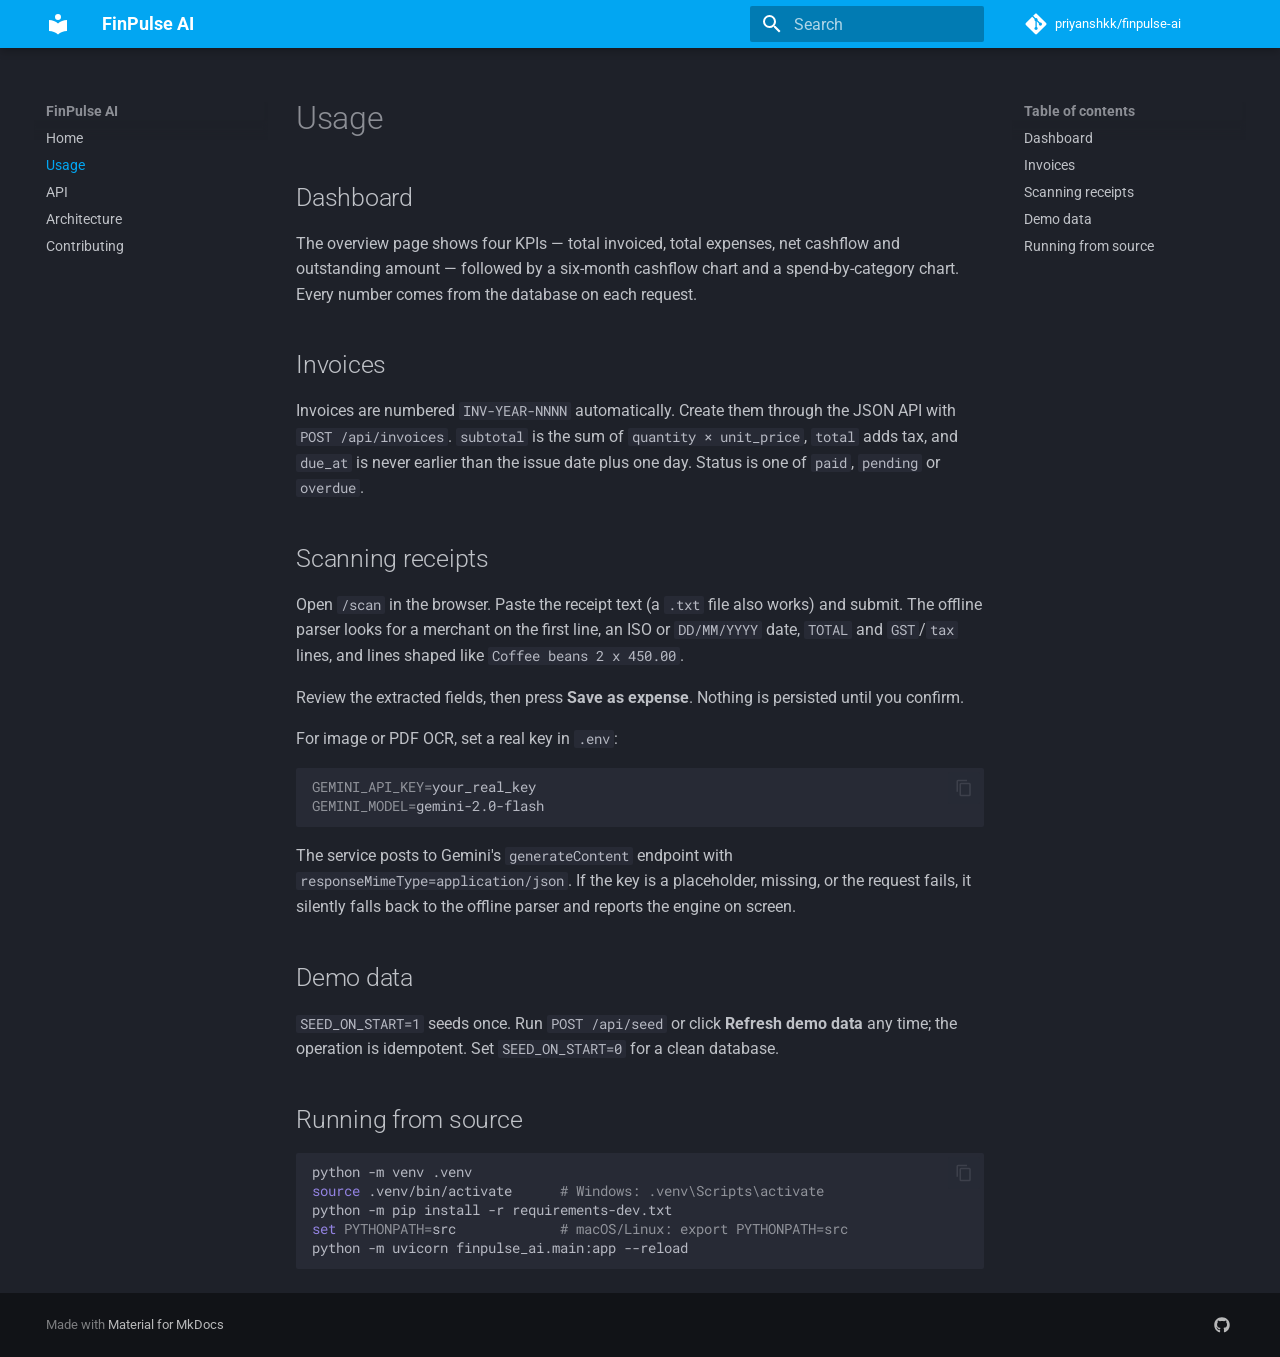
<file: usage/index.html>
<!doctype html>
<html lang="en" class="no-js">
  <head>
    
      <meta charset="utf-8">
      <meta name="viewport" content="width=device-width,initial-scale=1">
      
        <meta name="description" content="Self-hosted invoice and expense tracker with an AI receipt scanner">
      
      
      
        <link rel="canonical" href="https://priyanshkk.github.io/finpulse-ai/usage/">
      
      
        <link rel="prev" href="..">
      
      
        <link rel="next" href="../api/">
      
      
        
      
      
      <link rel="icon" href="../assets/images/favicon.png">
      <meta name="generator" content="mkdocs-1.6.1, mkdocs-material-9.8.2">
    
    
      
        <title>Usage - FinPulse AI</title>
      
    
    
      <link rel="stylesheet" href="../assets/stylesheets/main.57a0d79d.min.css">
      
        
        <link rel="stylesheet" href="../assets/stylesheets/palette.fb2fffe2.min.css">
      
      


    
    
      
    
    
      
        
        
        <link rel="preconnect" href="https://fonts.gstatic.com" crossorigin>
        <link rel="stylesheet" href="https://fonts.googleapis.com/css?family=Roboto:300,300i,400,400i,700,700i%7CRoboto+Mono:400,400i,700,700i&display=fallback">
        <style>:root{--md-text-font:"Roboto";--md-code-font:"Roboto Mono"}</style>
      
    
    
    <script>__md_scope=new URL("..",location),__md_hash=e=>[...e].reduce(((e,_)=>(e<<5)-e+_.charCodeAt(0)),0),__md_get=(e,_=localStorage,t=__md_scope)=>JSON.parse(_.getItem(t.pathname+"."+e)),__md_set=(e,_,t=localStorage,a=__md_scope)=>{try{t.setItem(a.pathname+"."+e,JSON.stringify(_))}catch(e){}}</script>
    
      

    
    
  </head>
  
  
    
    
      
    
    
    
    
    <body dir="ltr" data-md-color-scheme="slate" data-md-color-primary="light-blue" data-md-color-accent="violet">
  
    
    <input class="md-toggle" data-md-toggle="drawer" type="checkbox" id="__drawer" autocomplete="off">
    <input class="md-toggle" data-md-toggle="search" type="checkbox" id="__search" autocomplete="off">
    <label class="md-overlay" for="__drawer"></label>
    <div data-md-component="skip">
      
        
        <a href="#usage" class="md-skip">
          Skip to content
        </a>
      
    </div>
    <div data-md-component="announce">
      
    </div>
    
    
      

  

<header class="md-header md-header--shadow" data-md-component="header">
  <nav class="md-header__inner md-grid" aria-label="Header">
    <a href=".." title="FinPulse AI" class="md-header__button md-logo" aria-label="FinPulse AI" data-md-component="logo">
      
  
  <svg xmlns="http://www.w3.org/2000/svg" viewBox="0 0 24 24"><path d="M12 8a3 3 0 0 0 3-3 3 3 0 0 0-3-3 3 3 0 0 0-3 3 3 3 0 0 0 3 3m0 3.54C9.64 9.35 6.5 8 3 8v11c3.5 0 6.64 1.35 9 3.54 2.36-2.19 5.5-3.54 9-3.54V8c-3.5 0-6.64 1.35-9 3.54"/></svg>

    </a>
    <label class="md-header__button md-icon" for="__drawer">
      
      <svg xmlns="http://www.w3.org/2000/svg" viewBox="0 0 24 24"><path d="M3 6h18v2H3zm0 5h18v2H3zm0 5h18v2H3z"/></svg>
    </label>
    <div class="md-header__title" data-md-component="header-title">
      <div class="md-header__ellipsis">
        <div class="md-header__topic">
          <span class="md-ellipsis">
            FinPulse AI
          </span>
        </div>
        <div class="md-header__topic" data-md-component="header-topic">
          <span class="md-ellipsis">
            
              Usage
            
          </span>
        </div>
      </div>
    </div>
    
      
        <form class="md-header__option" data-md-component="palette">
  
    
    
    
    <input class="md-option" data-md-color-media="" data-md-color-scheme="slate" data-md-color-primary="light-blue" data-md-color-accent="violet"  aria-hidden="true"  type="radio" name="__palette" id="__palette_0">
    
  
</form>
      
    
    
      <script>var palette=__md_get("__palette");if(palette&&palette.color){if("(prefers-color-scheme)"===palette.color.media){var media=matchMedia("(prefers-color-scheme: light)"),input=document.querySelector(media.matches?"[data-md-color-media='(prefers-color-scheme: light)']":"[data-md-color-media='(prefers-color-scheme: dark)']");palette.color.media=input.getAttribute("data-md-color-media"),palette.color.scheme=input.getAttribute("data-md-color-scheme"),palette.color.primary=input.getAttribute("data-md-color-primary"),palette.color.accent=input.getAttribute("data-md-color-accent")}for(var[key,value]of Object.entries(palette.color))document.body.setAttribute("data-md-color-"+key,value)}</script>
    
    
    
      
      
        <label class="md-header__button md-icon" for="__search">
          
          <svg xmlns="http://www.w3.org/2000/svg" viewBox="0 0 24 24"><path d="M9.5 3A6.5 6.5 0 0 1 16 9.5c0 1.61-.59 3.09-1.56 4.23l.27.27h.79l5 5-1.5 1.5-5-5v-.79l-.27-.27A6.52 6.52 0 0 1 9.5 16 6.5 6.5 0 0 1 3 9.5 6.5 6.5 0 0 1 9.5 3m0 2C7 5 5 7 5 9.5S7 14 9.5 14 14 12 14 9.5 12 5 9.5 5"/></svg>
        </label>
        <div class="md-search" data-md-component="search" role="dialog">
  <label class="md-search__overlay" for="__search"></label>
  <div class="md-search__inner" role="search">
    <form class="md-search__form" name="search">
      <input type="text" class="md-search__input" name="query" aria-label="Search" placeholder="Search" autocapitalize="off" autocorrect="off" autocomplete="off" spellcheck="false" data-md-component="search-query" required>
      <label class="md-search__icon md-icon" for="__search">
        
        <svg xmlns="http://www.w3.org/2000/svg" viewBox="0 0 24 24"><path d="M9.5 3A6.5 6.5 0 0 1 16 9.5c0 1.61-.59 3.09-1.56 4.23l.27.27h.79l5 5-1.5 1.5-5-5v-.79l-.27-.27A6.52 6.52 0 0 1 9.5 16 6.5 6.5 0 0 1 3 9.5 6.5 6.5 0 0 1 9.5 3m0 2C7 5 5 7 5 9.5S7 14 9.5 14 14 12 14 9.5 12 5 9.5 5"/></svg>
        
        <svg xmlns="http://www.w3.org/2000/svg" viewBox="0 0 24 24"><path d="M20 11v2H8l5.5 5.5-1.42 1.42L4.16 12l7.92-7.92L13.5 5.5 8 11z"/></svg>
      </label>
      <nav class="md-search__options" aria-label="Search">
        
        <button type="reset" class="md-search__icon md-icon" title="Clear" aria-label="Clear" tabindex="-1">
          
          <svg xmlns="http://www.w3.org/2000/svg" viewBox="0 0 24 24"><path d="M19 6.41 17.59 5 12 10.59 6.41 5 5 6.41 10.59 12 5 17.59 6.41 19 12 13.41 17.59 19 19 17.59 13.41 12z"/></svg>
        </button>
      </nav>
      
    </form>
    <div class="md-search__output">
      <div class="md-search__scrollwrap" tabindex="0" data-md-scrollfix>
        <div class="md-search-result" data-md-component="search-result">
          <div class="md-search-result__meta">
            Initializing search
          </div>
          <ol class="md-search-result__list" role="presentation"></ol>
        </div>
      </div>
    </div>
  </div>
</div>
      
    
    
      <div class="md-header__source">
        <a href="https://github.com/priyanshkk/finpulse-ai" title="Go to repository" class="md-source" data-md-component="source">
  <div class="md-source__icon md-icon">
    
    <svg xmlns="http://www.w3.org/2000/svg" viewBox="0 0 448 512"><!--! Font Awesome Free 7.1.0 by @fontawesome - https://fontawesome.com License - https://fontawesome.com/license/free (Icons: CC BY 4.0, Fonts: SIL OFL 1.1, Code: MIT License) Copyright 2025 Fonticons, Inc.--><path d="M439.6 236.1 244 40.5c-5.4-5.5-12.8-8.5-20.4-8.5s-15 3-20.4 8.4L162.5 81l51.5 51.5c27.1-9.1 52.7 16.8 43.4 43.7l49.7 49.7c34.2-11.8 61.2 31 35.5 56.7-26.5 26.5-70.2-2.9-56-37.3L240.3 199v121.9c25.3 12.5 22.3 41.8 9.1 55-6.4 6.4-15.2 10.1-24.3 10.1s-17.8-3.6-24.3-10.1c-17.6-17.6-11.1-46.9 11.2-56v-123c-20.8-8.5-24.6-30.7-18.6-45L142.6 101 8.5 235.1C3 240.6 0 247.9 0 255.5s3 15 8.5 20.4l195.6 195.7c5.4 5.4 12.7 8.4 20.4 8.4s15-3 20.4-8.4l194.7-194.7c5.4-5.4 8.4-12.8 8.4-20.4s-3-15-8.4-20.4"/></svg>
  </div>
  <div class="md-source__repository">
    priyanshkk/finpulse-ai
  </div>
</a>
      </div>
    
  </nav>
  
</header>
    
    <div class="md-container" data-md-component="container">
      
      
        
          
        
      
      <main class="md-main" data-md-component="main">
        <div class="md-main__inner md-grid">
          
            
              
              <div class="md-sidebar md-sidebar--primary" data-md-component="sidebar" data-md-type="navigation" >
                <div class="md-sidebar__scrollwrap">
                  <div class="md-sidebar__inner">
                    



<nav class="md-nav md-nav--primary" aria-label="Navigation" data-md-level="0">
  <label class="md-nav__title" for="__drawer">
    <a href=".." title="FinPulse AI" class="md-nav__button md-logo" aria-label="FinPulse AI" data-md-component="logo">
      
  
  <svg xmlns="http://www.w3.org/2000/svg" viewBox="0 0 24 24"><path d="M12 8a3 3 0 0 0 3-3 3 3 0 0 0-3-3 3 3 0 0 0-3 3 3 3 0 0 0 3 3m0 3.54C9.64 9.35 6.5 8 3 8v11c3.5 0 6.64 1.35 9 3.54 2.36-2.19 5.5-3.54 9-3.54V8c-3.5 0-6.64 1.35-9 3.54"/></svg>

    </a>
    FinPulse AI
  </label>
  
    <div class="md-nav__source">
      <a href="https://github.com/priyanshkk/finpulse-ai" title="Go to repository" class="md-source" data-md-component="source">
  <div class="md-source__icon md-icon">
    
    <svg xmlns="http://www.w3.org/2000/svg" viewBox="0 0 448 512"><!--! Font Awesome Free 7.1.0 by @fontawesome - https://fontawesome.com License - https://fontawesome.com/license/free (Icons: CC BY 4.0, Fonts: SIL OFL 1.1, Code: MIT License) Copyright 2025 Fonticons, Inc.--><path d="M439.6 236.1 244 40.5c-5.4-5.5-12.8-8.5-20.4-8.5s-15 3-20.4 8.4L162.5 81l51.5 51.5c27.1-9.1 52.7 16.8 43.4 43.7l49.7 49.7c34.2-11.8 61.2 31 35.5 56.7-26.5 26.5-70.2-2.9-56-37.3L240.3 199v121.9c25.3 12.5 22.3 41.8 9.1 55-6.4 6.4-15.2 10.1-24.3 10.1s-17.8-3.6-24.3-10.1c-17.6-17.6-11.1-46.9 11.2-56v-123c-20.8-8.5-24.6-30.7-18.6-45L142.6 101 8.5 235.1C3 240.6 0 247.9 0 255.5s3 15 8.5 20.4l195.6 195.7c5.4 5.4 12.7 8.4 20.4 8.4s15-3 20.4-8.4l194.7-194.7c5.4-5.4 8.4-12.8 8.4-20.4s-3-15-8.4-20.4"/></svg>
  </div>
  <div class="md-source__repository">
    priyanshkk/finpulse-ai
  </div>
</a>
    </div>
  
  <ul class="md-nav__list" data-md-scrollfix>
    
      
      
  
  
  
  
    <li class="md-nav__item">
      <a href=".." class="md-nav__link">
        
  
  
  <span class="md-ellipsis">
    
  
    Home
  

    
  </span>
  
  

      </a>
    </li>
  

    
      
      
  
  
    
  
  
  
    <li class="md-nav__item md-nav__item--active">
      
      <input class="md-nav__toggle md-toggle" type="checkbox" id="__toc">
      
      
        
      
      
        <label class="md-nav__link md-nav__link--active" for="__toc">
          
  
  
  <span class="md-ellipsis">
    
  
    Usage
  

    
  </span>
  
  

          <span class="md-nav__icon md-icon"></span>
        </label>
      
      <a href="./" class="md-nav__link md-nav__link--active">
        
  
  
  <span class="md-ellipsis">
    
  
    Usage
  

    
  </span>
  
  

      </a>
      
        

<nav class="md-nav md-nav--secondary" aria-label="Table of contents">
  
  
  
    
  
  
    <label class="md-nav__title" for="__toc">
      <span class="md-nav__icon md-icon"></span>
      Table of contents
    </label>
    <ul class="md-nav__list" data-md-component="toc" data-md-scrollfix>
      
        <li class="md-nav__item">
  <a href="#dashboard" class="md-nav__link">
    <span class="md-ellipsis">
      
        Dashboard
      
    </span>
  </a>
  
</li>
      
        <li class="md-nav__item">
  <a href="#invoices" class="md-nav__link">
    <span class="md-ellipsis">
      
        Invoices
      
    </span>
  </a>
  
</li>
      
        <li class="md-nav__item">
  <a href="#scanning-receipts" class="md-nav__link">
    <span class="md-ellipsis">
      
        Scanning receipts
      
    </span>
  </a>
  
</li>
      
        <li class="md-nav__item">
  <a href="#demo-data" class="md-nav__link">
    <span class="md-ellipsis">
      
        Demo data
      
    </span>
  </a>
  
</li>
      
        <li class="md-nav__item">
  <a href="#running-from-source" class="md-nav__link">
    <span class="md-ellipsis">
      
        Running from source
      
    </span>
  </a>
  
</li>
      
    </ul>
  
</nav>
      
    </li>
  

    
      
      
  
  
  
  
    <li class="md-nav__item">
      <a href="../api/" class="md-nav__link">
        
  
  
  <span class="md-ellipsis">
    
  
    API
  

    
  </span>
  
  

      </a>
    </li>
  

    
      
      
  
  
  
  
    <li class="md-nav__item">
      <a href="../architecture/" class="md-nav__link">
        
  
  
  <span class="md-ellipsis">
    
  
    Architecture
  

    
  </span>
  
  

      </a>
    </li>
  

    
      
      
  
  
  
  
    <li class="md-nav__item">
      <a href="../contributing/" class="md-nav__link">
        
  
  
  <span class="md-ellipsis">
    
  
    Contributing
  

    
  </span>
  
  

      </a>
    </li>
  

    
  </ul>
</nav>
                  </div>
                </div>
              </div>
            
            
              
              <div class="md-sidebar md-sidebar--secondary" data-md-component="sidebar" data-md-type="toc" >
                <div class="md-sidebar__scrollwrap">
                  <div class="md-sidebar__inner">
                    

<nav class="md-nav md-nav--secondary" aria-label="Table of contents">
  
  
  
    
  
  
    <label class="md-nav__title" for="__toc">
      <span class="md-nav__icon md-icon"></span>
      Table of contents
    </label>
    <ul class="md-nav__list" data-md-component="toc" data-md-scrollfix>
      
        <li class="md-nav__item">
  <a href="#dashboard" class="md-nav__link">
    <span class="md-ellipsis">
      
        Dashboard
      
    </span>
  </a>
  
</li>
      
        <li class="md-nav__item">
  <a href="#invoices" class="md-nav__link">
    <span class="md-ellipsis">
      
        Invoices
      
    </span>
  </a>
  
</li>
      
        <li class="md-nav__item">
  <a href="#scanning-receipts" class="md-nav__link">
    <span class="md-ellipsis">
      
        Scanning receipts
      
    </span>
  </a>
  
</li>
      
        <li class="md-nav__item">
  <a href="#demo-data" class="md-nav__link">
    <span class="md-ellipsis">
      
        Demo data
      
    </span>
  </a>
  
</li>
      
        <li class="md-nav__item">
  <a href="#running-from-source" class="md-nav__link">
    <span class="md-ellipsis">
      
        Running from source
      
    </span>
  </a>
  
</li>
      
    </ul>
  
</nav>
                  </div>
                </div>
              </div>
            
          
          
            <div class="md-content" data-md-component="content">
              
              <article class="md-content__inner md-typeset">
                
                  


  
  


<h1 id="usage">Usage<a class="headerlink" href="#usage" title="Permanent link">&para;</a></h1>
<h2 id="dashboard">Dashboard<a class="headerlink" href="#dashboard" title="Permanent link">&para;</a></h2>
<p>The overview page shows four KPIs — total invoiced, total expenses, net cashflow and outstanding amount — followed by a six-month cashflow chart and a spend-by-category chart. Every number comes from the database on each request.</p>
<h2 id="invoices">Invoices<a class="headerlink" href="#invoices" title="Permanent link">&para;</a></h2>
<p>Invoices are numbered <code>INV-YEAR-NNNN</code> automatically. Create them through the JSON API with <code>POST /api/invoices</code>. <code>subtotal</code> is the sum of <code>quantity × unit_price</code>, <code>total</code> adds tax, and <code>due_at</code> is never earlier than the issue date plus one day. Status is one of <code>paid</code>, <code>pending</code> or <code>overdue</code>.</p>
<h2 id="scanning-receipts">Scanning receipts<a class="headerlink" href="#scanning-receipts" title="Permanent link">&para;</a></h2>
<p>Open <code>/scan</code> in the browser. Paste the receipt text (a <code>.txt</code> file also works) and submit. The offline parser looks for a merchant on the first line, an ISO or <code>DD/MM/YYYY</code> date, <code>TOTAL</code> and <code>GST</code>/<code>tax</code> lines, and lines shaped like <code>Coffee beans 2 x 450.00</code>.</p>
<p>Review the extracted fields, then press <strong>Save as expense</strong>. Nothing is persisted until you confirm.</p>
<p>For image or PDF OCR, set a real key in <code>.env</code>:</p>
<div class="highlight"><pre><span></span><code><span class="nv">GEMINI_API_KEY</span><span class="o">=</span>your_real_key
<span class="nv">GEMINI_MODEL</span><span class="o">=</span>gemini-2.0-flash
</code></pre></div>
<p>The service posts to Gemini's <code>generateContent</code> endpoint with <code>responseMimeType=application/json</code>. If the key is a placeholder, missing, or the request fails, it silently falls back to the offline parser and reports the engine on screen.</p>
<h2 id="demo-data">Demo data<a class="headerlink" href="#demo-data" title="Permanent link">&para;</a></h2>
<p><code>SEED_ON_START=1</code> seeds once. Run <code>POST /api/seed</code> or click <strong>Refresh demo data</strong> any time; the operation is idempotent. Set <code>SEED_ON_START=0</code> for a clean database.</p>
<h2 id="running-from-source">Running from source<a class="headerlink" href="#running-from-source" title="Permanent link">&para;</a></h2>
<div class="highlight"><pre><span></span><code>python<span class="w"> </span>-m<span class="w"> </span>venv<span class="w"> </span>.venv
<span class="nb">source</span><span class="w"> </span>.venv/bin/activate<span class="w">      </span><span class="c1"># Windows: .venv\Scripts\activate</span>
python<span class="w"> </span>-m<span class="w"> </span>pip<span class="w"> </span>install<span class="w"> </span>-r<span class="w"> </span>requirements-dev.txt
<span class="nb">set</span><span class="w"> </span><span class="nv">PYTHONPATH</span><span class="o">=</span>src<span class="w">             </span><span class="c1"># macOS/Linux: export PYTHONPATH=src</span>
python<span class="w"> </span>-m<span class="w"> </span>uvicorn<span class="w"> </span>finpulse_ai.main:app<span class="w"> </span>--reload
</code></pre></div>












                
              </article>
            </div>
          
          
<script>var target=document.getElementById(location.hash.slice(1));target&&target.name&&(target.checked=target.name.startsWith("__tabbed_"))</script>
        </div>
        
      </main>
      
        <footer class="md-footer">
  
  <div class="md-footer-meta md-typeset">
    <div class="md-footer-meta__inner md-grid">
      <div class="md-copyright">
  
  
    Made with
    <a href="https://squidfunk.github.io/mkdocs-material/" target="_blank" rel="noopener">
      Material for MkDocs
    </a>
  
</div>
      
        
<div class="md-social">
  
    
    
    
    
      
      
    
    <a href="https://github.com/priyanshkk" target="_blank" rel="noopener" title="github.com" class="md-social__link">
      <svg xmlns="http://www.w3.org/2000/svg" viewBox="0 0 512 512"><!--! Font Awesome Free 7.1.0 by @fontawesome - https://fontawesome.com License - https://fontawesome.com/license/free (Icons: CC BY 4.0, Fonts: SIL OFL 1.1, Code: MIT License) Copyright 2025 Fonticons, Inc.--><path d="M173.9 397.4c0 2-2.3 3.6-5.2 3.6-3.3.3-5.6-1.3-5.6-3.6 0-2 2.3-3.6 5.2-3.6 3-.3 5.6 1.3 5.6 3.6m-31.1-4.5c-.7 2 1.3 4.3 4.3 4.9 2.6 1 5.6 0 6.2-2s-1.3-4.3-4.3-5.2c-2.6-.7-5.5.3-6.2 2.3m44.2-1.7c-2.9.7-4.9 2.6-4.6 4.9.3 2 2.9 3.3 5.9 2.6 2.9-.7 4.9-2.6 4.6-4.6-.3-1.9-3-3.2-5.9-2.9M252.8 8C114.1 8 8 113.3 8 252c0 110.9 69.8 205.8 169.5 239.2 12.8 2.3 17.3-5.6 17.3-12.1 0-6.2-.3-40.4-.3-61.4 0 0-70 15-84.7-29.8 0 0-11.4-29.1-27.8-36.6 0 0-22.9-15.7 1.6-15.4 0 0 24.9 2 38.6 25.8 21.9 38.6 58.6 27.5 72.9 20.9 2.3-16 8.8-27.1 16-33.7-55.9-6.2-112.3-14.3-112.3-110.5 0-27.5 7.6-41.3 23.6-58.9-2.6-6.5-11.1-33.3 2.6-67.9 20.9-6.5 69 27 69 27 20-5.6 41.5-8.5 62.8-8.5s42.8 2.9 62.8 8.5c0 0 48.1-33.6 69-27 13.7 34.7 5.2 61.4 2.6 67.9 16 17.7 25.8 31.5 25.8 58.9 0 96.5-58.9 104.2-114.8 110.5 9.2 7.9 17 22.9 17 46.4 0 33.7-.3 75.4-.3 83.6 0 6.5 4.6 14.4 17.3 12.1C436.2 457.8 504 362.9 504 252 504 113.3 391.5 8 252.8 8M105.2 352.9c-1.3 1-1 3.3.7 5.2 1.6 1.6 3.9 2.3 5.2 1 1.3-1 1-3.3-.7-5.2-1.6-1.6-3.9-2.3-5.2-1m-10.8-8.1c-.7 1.3.3 2.9 2.3 3.9 1.6 1 3.6.7 4.3-.7.7-1.3-.3-2.9-2.3-3.9-2-.6-3.6-.3-4.3.7m32.4 35.6c-1.6 1.3-1 4.3 1.3 6.2 2.3 2.3 5.2 2.6 6.5 1 1.3-1.3.7-4.3-1.3-6.2-2.2-2.3-5.2-2.6-6.5-1m-11.4-14.7c-1.6 1-1.6 3.6 0 5.9s4.3 3.3 5.6 2.3c1.6-1.3 1.6-3.9 0-6.2-1.4-2.3-4-3.3-5.6-2"/></svg>
    </a>
  
</div>
      
    </div>
  </div>
</footer>
      
    </div>
    <div class="md-dialog" data-md-component="dialog">
      <div class="md-dialog__inner md-typeset"></div>
    </div>
    
    
    
      
      
      <script id="__config" type="application/json">{"annotate": null, "base": "..", "features": ["navigation.instant", "content.code.copy"], "search": "../assets/javascripts/workers/search.a7633da7.min.js", "tags": null, "translations": {"clipboard.copied": "Copied to clipboard", "clipboard.copy": "Copy to clipboard", "search.result.more.one": "1 more on this page", "search.result.more.other": "# more on this page", "search.result.none": "No matching documents", "search.result.one": "1 matching document", "search.result.other": "# matching documents", "search.result.placeholder": "Type to start searching", "search.result.term.missing": "Missing", "select.version": "Select version"}, "version": null}</script>
    
    
      <script src="../assets/javascripts/bundle.a5f9d56c.min.js"></script>
      
    
  </body>
</html>
</file>
<file: assets/stylesheets/main.57a0d79d.min.css>
@charset "UTF-8";html{box-sizing:border-box;-webkit-text-size-adjust:none;-moz-text-size-adjust:none;text-size-adjust:none}*,:after,:before{box-sizing:inherit}@media(prefers-reduced-motion){*,:after,:before{transition:none!important}}body{margin:0;-webkit-font-smoothing:antialiased;-moz-osx-font-smoothing:grayscale;--md-text-font-family:var(--md-text-font, _),
    -apple-system, BlinkMacSystemFont, Helvetica, Arial, sans-serif;--md-code-font-family:var(--md-code-font, _),
    SFMono-Regular, Consolas, Menlo, monospace}.md-typeset code:not(.focus-visible),a,button,input,label{-webkit-tap-highlight-color:transparent}a{color:inherit;text-decoration:none}hr{box-sizing:initial;display:block;height:.05rem;padding:0;overflow:visible;border:0}small{font-size:80%}sub,sup{line-height:1em}img{border-style:none}table{border-spacing:0;border-collapse:initial}td,th{font-weight:400;vertical-align:top}button{padding:0;margin:0;font-family:inherit;font-size:inherit;background:#0000;border:0}input{border:0;outline:none}:root{--md-primary-fg-color:#4051b5;--md-primary-fg-color--light:#5d6cc0;--md-primary-fg-color--dark:#303fa1;--md-primary-bg-color:#fff;--md-primary-bg-color--light:#ffffffb3;--md-accent-fg-color:#526cfe;--md-accent-fg-color--transparent:#526cfe1a;--md-accent-bg-color:#fff;--md-accent-bg-color--light:#ffffffb3;--md-typeset-table-sort-icon:url("data:image/svg+xml;charset=utf-8,<svg xmlns='http://www.w3.org/2000/svg' viewBox='0 0 24 24'><path d='m18 21-4-4h3V7h-3l4-4 4 4h-3v10h3M2 19v-2h10v2M2 13v-2h7v2M2 7V5h4v2z'/></svg>");--md-typeset-table-sort-icon--asc:url("data:image/svg+xml;charset=utf-8,<svg xmlns='http://www.w3.org/2000/svg' viewBox='0 0 24 24'><path d='M19 17h3l-4 4-4-4h3V3h2M2 17h10v2H2M6 5v2H2V5m0 6h7v2H2z'/></svg>");--md-typeset-table-sort-icon--desc:url("data:image/svg+xml;charset=utf-8,<svg xmlns='http://www.w3.org/2000/svg' viewBox='0 0 24 24'><path d='M19 7h3l-4-4-4 4h3v14h2M2 17h10v2H2M6 5v2H2V5m0 6h7v2H2z'/></svg>")}[data-md-color-scheme=default]{color-scheme:light}[data-md-color-scheme=default] img[src$="#gh-dark-mode-only"],[data-md-color-scheme=default] img[src$="#only-dark"]{display:none}:root,[data-md-color-scheme=default]{--md-hue:225deg;--md-default-fg-color:#000000de;--md-default-fg-color--light:#0000008a;--md-default-fg-color--lighter:#00000052;--md-default-fg-color--lightest:#00000012;--md-default-bg-color:#fff;--md-default-bg-color--light:#ffffffb3;--md-default-bg-color--lighter:#ffffff4d;--md-default-bg-color--lightest:#ffffff1f;--md-code-fg-color:#36464e;--md-code-bg-color:#f5f5f5;--md-code-bg-color--light:#f5f5f5b3;--md-code-bg-color--lighter:#f5f5f54d;--md-code-hl-color:#4287ff;--md-code-hl-color--light:#4287ff1a;--md-code-hl-number-color:#d52a2a;--md-code-hl-special-color:#db1457;--md-code-hl-function-color:#a846b9;--md-code-hl-constant-color:#6e59d9;--md-code-hl-keyword-color:#3f6ec6;--md-code-hl-string-color:#1c7d4d;--md-code-hl-name-color:var(--md-code-fg-color);--md-code-hl-operator-color:var(--md-default-fg-color--light);--md-code-hl-punctuation-color:var(--md-default-fg-color--light);--md-code-hl-comment-color:var(--md-default-fg-color--light);--md-code-hl-generic-color:var(--md-default-fg-color--light);--md-code-hl-variable-color:var(--md-default-fg-color--light);--md-typeset-color:var(--md-default-fg-color);--md-typeset-a-color:var(--md-primary-fg-color);--md-typeset-del-color:#f5503d26;--md-typeset-ins-color:#0bd57026;--md-typeset-kbd-color:#fafafa;--md-typeset-kbd-accent-color:#fff;--md-typeset-kbd-border-color:#b8b8b8;--md-typeset-mark-color:#ffff0080;--md-typeset-table-color:#0000001f;--md-typeset-table-color--light:#00000009;--md-admonition-fg-color:var(--md-default-fg-color);--md-admonition-bg-color:var(--md-default-bg-color);--md-warning-fg-color:#000000de;--md-warning-bg-color:#ff9;--md-footer-fg-color:#fff;--md-footer-fg-color--light:#ffffffb3;--md-footer-fg-color--lighter:#ffffff73;--md-footer-bg-color:#000000de;--md-footer-bg-color--dark:#00000052;--md-shadow-z1:0 0.2rem 0.5rem #0000000d,
    0 0 0.05rem #0000001a;--md-shadow-z2:0 0.2rem 0.5rem #0000001a,
    0 0 0.05rem #00000040;--md-shadow-z3:0 0.2rem 0.5rem #0003,
    0 0 0.05rem #00000059}.md-icon svg{display:block;width:1.2rem;height:1.2rem;fill:currentcolor}aside,body,input{font-family:var(--md-text-font-family);font-feature-settings:"kern","liga";color:var(--md-typeset-color)}code,kbd,pre{font-family:var(--md-code-font-family);font-feature-settings:"kern"}.md-typeset{font-size:.8rem;line-height:1.6;overflow-wrap:break-word;-webkit-print-color-adjust:exact;color-adjust:exact}@media print{.md-typeset{font-size:.68rem}.md-typeset code,.md-typeset kbd,.md-typeset pre{white-space:pre-wrap}}.md-typeset blockquote,.md-typeset dl,.md-typeset figure,.md-typeset ol,.md-typeset pre,.md-typeset ul{margin-top:1em;margin-bottom:1em}.md-typeset h1{margin:0 0 1.25em;font-size:2em;line-height:1.3;color:var(--md-default-fg-color--light)}.md-typeset h1,.md-typeset h2{font-weight:300;letter-spacing:-.01em}.md-typeset h2{margin:1.6em 0 .64em;font-size:1.5625em;line-height:1.4}.md-typeset h3{margin:1.6em 0 .8em;font-size:1.25em;font-weight:400;line-height:1.5;letter-spacing:-.01em}.md-typeset h2+h3{margin-top:.8em}.md-typeset h4{margin:1em 0;font-weight:700;letter-spacing:-.01em}.md-typeset h5,.md-typeset h6{margin:1.25em 0;font-size:.8em;font-weight:700;color:var(--md-default-fg-color--light);letter-spacing:-.01em}.md-typeset h5{text-transform:uppercase}.md-typeset h5 code{text-transform:none}.md-typeset hr{display:flow-root;margin:1.5em 0;border-bottom:.05rem solid var(--md-default-fg-color--lightest)}.md-typeset a{color:var(--md-typeset-a-color);word-break:break-word}.md-typeset a,.md-typeset a:before{transition:color 125ms}.md-typeset a:focus,.md-typeset a:hover{color:var(--md-accent-fg-color)}.md-typeset a:focus code,.md-typeset a:hover code{color:var(--md-accent-fg-color);background-color:var(--md-accent-fg-color--transparent)}.md-typeset a code{color:var(--md-typeset-a-color)}.md-typeset a.focus-visible{outline-color:var(--md-accent-fg-color);outline-offset:.2rem}.md-typeset code,.md-typeset kbd,.md-typeset pre{font-variant-ligatures:none;color:var(--md-code-fg-color);direction:ltr;transition:background-color 125ms}.md-typeset code{padding:0 .2941176471em;font-size:.85em;word-break:break-word;background-color:var(--md-code-bg-color);border-radius:.1rem;-webkit-box-decoration-break:clone;box-decoration-break:clone;transition:color 125ms,background-color 125ms}.md-typeset code:not(.focus-visible){outline:none}.md-typeset pre{position:relative;display:flow-root;line-height:1.4}.md-typeset pre>code{display:block;padding:.7720588235em 1.1764705882em;margin:0;overflow:auto;word-break:normal;touch-action:auto;scrollbar-color:var(--md-default-fg-color--lighter) #0000;scrollbar-width:thin;outline-color:var(--md-accent-fg-color);box-shadow:none;-webkit-box-decoration-break:slice;box-decoration-break:slice}.md-typeset pre>code:hover{scrollbar-color:var(--md-accent-fg-color) #0000}.md-typeset pre>code::-webkit-scrollbar{width:.2rem;height:.2rem}.md-typeset pre>code::-webkit-scrollbar-thumb{background-color:var(--md-default-fg-color--lighter)}.md-typeset pre>code::-webkit-scrollbar-thumb:hover{background-color:var(--md-accent-fg-color)}.md-typeset kbd{display:inline-block;padding:0 .6666666667em;font-size:.75em;color:var(--md-default-fg-color);word-break:break-word;vertical-align:text-top;background-color:var(--md-typeset-kbd-color);border-radius:.1rem;box-shadow:0 .1rem 0 .05rem var(--md-typeset-kbd-border-color),0 .1rem 0 var(--md-typeset-kbd-border-color),0 -.1rem .2rem var(--md-typeset-kbd-accent-color) inset}.md-typeset mark{color:inherit;word-break:break-word;background-color:var(--md-typeset-mark-color);-webkit-box-decoration-break:clone;box-decoration-break:clone}.md-typeset abbr{text-decoration:none;cursor:help}.md-typeset [data-preview],.md-typeset abbr{border-bottom:.05rem dotted var(--md-default-fg-color--light)}.md-typeset small{opacity:.75}[dir=ltr] .md-typeset sub,[dir=ltr] .md-typeset sup{margin-left:.078125em}[dir=rtl] .md-typeset sub,[dir=rtl] .md-typeset sup{margin-right:.078125em}[dir=ltr] .md-typeset blockquote{padding-left:.6rem;border-left:.2rem solid var(--md-default-fg-color--lighter)}[dir=rtl] .md-typeset blockquote{padding-right:.6rem;border-right:.2rem solid var(--md-default-fg-color--lighter)}.md-typeset blockquote{margin-left:0;margin-right:0;color:var(--md-default-fg-color--light)}.md-typeset ul{list-style-type:disc}.md-typeset ul[type]{list-style-type:revert-layer}[dir=ltr] .md-typeset ol,[dir=ltr] .md-typeset ol li ol,[dir=ltr] .md-typeset ol li ul,[dir=ltr] .md-typeset ul,[dir=ltr] .md-typeset ul li ol,[dir=ltr] .md-typeset ul li ul{margin-left:.625em}[dir=rtl] .md-typeset ol,[dir=rtl] .md-typeset ol li ol,[dir=rtl] .md-typeset ol li ul,[dir=rtl] .md-typeset ul,[dir=rtl] .md-typeset ul li ol,[dir=rtl] .md-typeset ul li ul{margin-right:.625em}.md-typeset ol,.md-typeset ul{padding:0}.md-typeset ol:not([hidden]),.md-typeset ul:not([hidden]){display:flow-root}.md-typeset ol ol,.md-typeset ul ol{list-style-type:lower-alpha}.md-typeset ol ol ol,.md-typeset ul ol ol{list-style-type:lower-roman}.md-typeset ol ol ol ol,.md-typeset ul ol ol ol{list-style-type:upper-alpha}.md-typeset ol ol ol ol ol,.md-typeset ul ol ol ol ol{list-style-type:upper-roman}.md-typeset ol[type],.md-typeset ul[type]{list-style-type:revert-layer}[dir=ltr] .md-typeset ol li,[dir=ltr] .md-typeset ul li{margin-left:1.25em}[dir=rtl] .md-typeset ol li,[dir=rtl] .md-typeset ul li{margin-right:1.25em}.md-typeset ol li,.md-typeset ul li{margin-bottom:.5em}.md-typeset ol li blockquote,.md-typeset ol li p,.md-typeset ul li blockquote,.md-typeset ul li p{margin:.5em 0}.md-typeset ol li:last-child,.md-typeset ul li:last-child{margin-bottom:0}.md-typeset ol li ol,.md-typeset ol li ul,.md-typeset ul li ol,.md-typeset ul li ul{margin-top:.5em;margin-bottom:.5em}[dir=ltr] .md-typeset dd{margin-left:1.875em}[dir=rtl] .md-typeset dd{margin-right:1.875em}.md-typeset dd{margin-top:1em;margin-bottom:1.5em}.md-typeset img,.md-typeset svg,.md-typeset video{max-width:100%;height:auto}.md-typeset img[align=left]{margin:1em 1em 1em 0}.md-typeset img[align=right]{margin:1em 0 1em 1em}.md-typeset img[align]:only-child{margin-top:0}.md-typeset figure{display:flow-root;width:fit-content;max-width:100%;margin:1em auto;text-align:center}.md-typeset figure img{display:block;margin:0 auto}.md-typeset figcaption{max-width:24rem;margin:1em auto;font-style:italic}.md-typeset iframe{max-width:100%}.md-typeset table:not([class]){display:inline-block;max-width:100%;overflow:auto;font-size:.64rem;touch-action:auto;background-color:var(--md-default-bg-color);border:.05rem solid var(--md-typeset-table-color);border-radius:.1rem}@media print{.md-typeset table:not([class]){display:table}}.md-typeset table:not([class])+*{margin-top:1.5em}.md-typeset table:not([class]) td>:first-child,.md-typeset table:not([class]) th>:first-child{margin-top:0}.md-typeset table:not([class]) td>:last-child,.md-typeset table:not([class]) th>:last-child{margin-bottom:0}.md-typeset table:not([class]) td:not([align]),.md-typeset table:not([class]) th:not([align]){text-align:left}[dir=rtl] .md-typeset table:not([class]) td:not([align]),[dir=rtl] .md-typeset table:not([class]) th:not([align]){text-align:right}.md-typeset table:not([class]) th{min-width:5rem;padding:.9375em 1.25em;font-weight:700;vertical-align:top}.md-typeset table:not([class]) td{padding:.9375em 1.25em;vertical-align:top;border-top:.05rem solid var(--md-typeset-table-color)}.md-typeset table:not([class]) tbody tr{transition:background-color 125ms}.md-typeset table:not([class]) tbody tr:hover{background-color:var(--md-typeset-table-color--light);box-shadow:0 .05rem 0 var(--md-default-bg-color) inset}.md-typeset table:not([class]) a{word-break:normal}.md-typeset table th[role=columnheader]{cursor:pointer}[dir=ltr] .md-typeset table th[role=columnheader]:after{margin-left:.5em}[dir=rtl] .md-typeset table th[role=columnheader]:after{margin-right:.5em}.md-typeset table th[role=columnheader]:after{display:inline-block;width:1.2em;height:1.2em;vertical-align:text-bottom;content:"";-webkit-mask-image:var(--md-typeset-table-sort-icon);mask-image:var(--md-typeset-table-sort-icon);-webkit-mask-repeat:no-repeat;mask-repeat:no-repeat;-webkit-mask-size:contain;mask-size:contain;transition:background-color 125ms}.md-typeset table th[role=columnheader]:hover:after{background-color:var(--md-default-fg-color--lighter)}.md-typeset table th[role=columnheader][aria-sort=ascending]:after{background-color:var(--md-default-fg-color--light);-webkit-mask-image:var(--md-typeset-table-sort-icon--asc);mask-image:var(--md-typeset-table-sort-icon--asc)}.md-typeset table th[role=columnheader][aria-sort=descending]:after{background-color:var(--md-default-fg-color--light);-webkit-mask-image:var(--md-typeset-table-sort-icon--desc);mask-image:var(--md-typeset-table-sort-icon--desc)}.md-typeset__scrollwrap{margin:1em -.8rem;overflow-x:auto;touch-action:auto}.md-typeset__table{display:inline-block;padding:0 .8rem;margin-bottom:.5em}@media print{.md-typeset__table{display:block}}html .md-typeset__table table{display:table;width:100%;margin:0;overflow:hidden}@media screen and (max-width:44.984375em){.md-content__inner>pre{margin:1em -.8rem}.md-content__inner>pre code{border-radius:0}}.md-typeset .md-author{position:relative;display:block;flex-shrink:0;width:1.6rem;height:1.6rem;overflow:hidden;border-radius:100%;transition:color 125ms,transform 125ms}.md-typeset .md-author img{display:block}.md-typeset .md-author--more{font-size:.6rem;font-weight:700;line-height:1.6rem;color:var(--md-default-fg-color--lighter);text-align:center;background:var(--md-default-fg-color--lightest)}.md-typeset .md-author--long{width:2.4rem;height:2.4rem}.md-typeset a.md-author{transform:scale(1)}.md-typeset a.md-author img{filter:grayscale(100%) opacity(75%);border-radius:100%;transition:filter 125ms}.md-typeset a.md-author:focus,.md-typeset a.md-author:hover{z-index:1;transform:scale(1.1)}.md-typeset a.md-author:focus img,.md-typeset a.md-author:hover img{filter:grayscale(0)}.md-banner{overflow:auto;color:var(--md-footer-fg-color);background-color:var(--md-footer-bg-color)}@media print{.md-banner{display:none}}.md-banner--warning{color:var(--md-warning-fg-color);background-color:var(--md-warning-bg-color)}.md-banner__inner{padding:0 .8rem;margin:.6rem auto;font-size:.7rem}[dir=ltr] .md-banner__button{float:right}[dir=rtl] .md-banner__button{float:left}.md-banner__button{color:inherit;cursor:pointer;transition:opacity .25s}.no-js .md-banner__button{display:none}.md-banner__button:hover{opacity:.7}html{height:100%;overflow-x:hidden;font-size:125%}@media screen and (min-width:100em){html{font-size:137.5%}}@media screen and (min-width:125em){html{font-size:150%}}body{position:relative;display:flex;flex-direction:column;width:100%;min-height:100%;font-size:.5rem;background-color:var(--md-default-bg-color)}@media print{body{display:block}}@media screen and (max-width:59.984375em){body[data-md-scrolllock]{position:fixed}}.md-grid{max-width:61rem;margin-left:auto;margin-right:auto}.md-container{display:flex;flex-grow:1;flex-direction:column}@media print{.md-container{display:block}}.md-main{flex-grow:1}.md-main__inner{display:flex;height:100%;margin-top:1.5rem}.md-ellipsis{overflow:hidden;text-overflow:ellipsis}.md-toggle{display:none}.md-option{position:absolute;width:0;height:0;opacity:0}.md-option:checked+label:not([hidden]){display:block}.md-option.focus-visible+label{outline-style:auto;outline-color:var(--md-accent-fg-color)}.md-skip{position:fixed;z-index:-1;padding:.3rem .5rem;margin:.5rem;font-size:.64rem;color:var(--md-default-bg-color);background-color:var(--md-default-fg-color);border-radius:.1rem;outline-color:var(--md-accent-fg-color);opacity:0;transform:translateY(.4rem)}.md-skip:focus{z-index:10;opacity:1;transition:transform .25s cubic-bezier(.4,0,.2,1),opacity 175ms 75ms;transform:translateY(0)}@page{margin:25mm}:root{--md-clipboard-icon:url("data:image/svg+xml;charset=utf-8,<svg xmlns='http://www.w3.org/2000/svg' viewBox='0 0 24 24'><path d='M19 21H8V7h11m0-2H8a2 2 0 0 0-2 2v14a2 2 0 0 0 2 2h11a2 2 0 0 0 2-2V7a2 2 0 0 0-2-2m-3-4H4a2 2 0 0 0-2 2v14h2V3h12z'/></svg>");--md-code-select-icon:url("data:image/svg+xml;charset=utf-8,<svg xmlns='http://www.w3.org/2000/svg' viewBox='0 0 24 24'><path d='M19 19h-4v2h4c1.1 0 2-.9 2-2v-4h-2m0-12h-4v2h4v4h2V5c0-1.1-.9-2-2-2M5 5h4V3H5c-1.1 0-2 .9-2 2v4h2m0 6H3v4c0 1.1.9 2 2 2h4v-2H5zm2-4h2v2H7zm4 0h2v2h-2zm4 0h2v2h-2zM7 7h2v2H7zm4 0h2v2h-2zm4 0h2v2h-2zm-8 8h2v2H7zm4 0h2v2h-2zm4 0h2v2h-2z'/></svg>");--md-code-copy-icon:url("data:image/svg+xml;charset=utf-8,<svg xmlns='http://www.w3.org/2000/svg' viewBox='0 0 24 24'><path d='M19 21H8V7h11m0-2H8a2 2 0 0 0-2 2v14a2 2 0 0 0 2 2h11a2 2 0 0 0 2-2V7a2 2 0 0 0-2-2m-3-4H4a2 2 0 0 0-2 2v14h2V3h12z'/></svg>")}.md-clipboard{z-index:1;width:1.5em;height:1.5em;color:var(--md-default-fg-color--lightest);cursor:pointer;border-radius:.1rem;outline-color:var(--md-accent-fg-color);outline-offset:.1rem;transition:color .25s}@media print{.md-clipboard{display:none}}.md-clipboard:not(.focus-visible){outline:none;-webkit-tap-highlight-color:transparent}:hover>.md-clipboard{color:var(--md-default-fg-color--light)}.md-clipboard:focus,.md-clipboard:hover{color:var(--md-accent-fg-color)}.md-clipboard:after{display:block;width:1.125em;height:1.125em;margin:0 auto;content:"";background-color:currentcolor;-webkit-mask-image:var(--md-clipboard-icon);mask-image:var(--md-clipboard-icon);-webkit-mask-repeat:no-repeat;mask-repeat:no-repeat;-webkit-mask-position:center;mask-position:center;-webkit-mask-size:contain;mask-size:contain}.md-clipboard--inline{cursor:pointer}.md-clipboard--inline code{transition:color .25s,background-color .25s}.md-clipboard--inline:focus code,.md-clipboard--inline:hover code{color:var(--md-accent-fg-color);background-color:var(--md-accent-fg-color--transparent)}.md-typeset .md-code__content{display:grid}.md-code__nav{position:absolute;top:.25em;right:.25em;z-index:1;display:flex;gap:.2rem;padding:.2rem;background-color:var(--md-code-bg-color--lighter);border-radius:.1rem;transition:background-color .25s}:hover>.md-code__nav{background-color:var(--md-code-bg-color--light)}.md-code__button{display:block;width:1.5em;height:1.5em;color:var(--md-default-fg-color--lightest);cursor:pointer;outline-color:var(--md-accent-fg-color);outline-offset:.1rem;transition:color .25s}:hover>*>.md-code__button{color:var(--md-default-fg-color--light)}.md-code__button.focus-visible,.md-code__button:hover{color:var(--md-accent-fg-color)}.md-code__button--active{color:var(--md-default-fg-color)!important}.md-code__button:after{display:block;width:1.125em;height:1.125em;margin:0 auto;content:"";background-color:currentcolor;-webkit-mask-repeat:no-repeat;mask-repeat:no-repeat;-webkit-mask-position:center;mask-position:center;-webkit-mask-size:contain;mask-size:contain}.md-code__button[data-md-type=select]:after{-webkit-mask-image:var(--md-code-select-icon);mask-image:var(--md-code-select-icon)}.md-code__button[data-md-type=copy]:after{-webkit-mask-image:var(--md-code-copy-icon);mask-image:var(--md-code-copy-icon)}@keyframes consent{0%{opacity:0;transform:translateY(100%)}to{opacity:1;transform:translateY(0)}}@keyframes overlay{0%{opacity:0}to{opacity:1}}.md-consent__overlay{position:fixed;top:0;z-index:5;width:100%;height:100%;background-color:#0000008a;-webkit-backdrop-filter:blur(.1rem);backdrop-filter:blur(.1rem);opacity:1;animation:overlay .25s both}.md-consent__inner{position:fixed;bottom:0;z-index:5;width:100%;max-height:100%;padding:0;overflow:auto;background-color:var(--md-default-bg-color);border:0;border-radius:.1rem;box-shadow:0 0 .2rem #0000001a,0 .2rem .4rem #0003;animation:consent .5s cubic-bezier(.1,.7,.1,1) both}.md-consent__form{padding:.8rem}.md-consent__settings{display:none;margin:1em 0}input:checked+.md-consent__settings{display:block}.md-consent__controls{margin-bottom:.8rem}.md-typeset .md-consent__controls .md-button{display:inline}@media screen and (max-width:44.984375em){.md-typeset .md-consent__controls .md-button{display:block;width:100%;margin-top:.4rem;text-align:center}}.md-consent label{cursor:pointer}.md-content{flex-grow:1;min-width:0}.md-content__inner{padding-top:.6rem;margin:0 .8rem 1.2rem}@media screen and (min-width:76.25em){[dir=ltr] .md-sidebar--primary:not([hidden])~.md-content>.md-content__inner,[dir=rtl] .md-sidebar--secondary:not([hidden])~.md-content>.md-content__inner{margin-left:1.2rem}[dir=ltr] .md-sidebar--secondary:not([hidden])~.md-content>.md-content__inner,[dir=rtl] .md-sidebar--primary:not([hidden])~.md-content>.md-content__inner{margin-right:1.2rem}}.md-content__inner:before{display:block;height:.4rem;content:""}.md-content__inner>:last-child{margin-bottom:0}[dir=ltr] .md-content__button{float:right;margin-left:.4rem}[dir=rtl] .md-content__button{float:left;margin-right:.4rem}.md-content__button{padding:0;margin:.4rem 0}@media print{.md-content__button{display:none}}.md-typeset .md-content__button{color:var(--md-default-fg-color--lighter)}.md-content__button svg{display:inline;vertical-align:top}[dir=rtl] .md-content__button svg{transform:scaleX(-1)}[dir=ltr] .md-dialog{right:.8rem}[dir=rtl] .md-dialog{left:.8rem}.md-dialog{position:fixed;bottom:.8rem;z-index:4;min-width:11.1rem;padding:.4rem .6rem;pointer-events:none;background-color:var(--md-default-fg-color);border-radius:.1rem;box-shadow:var(--md-shadow-z3);opacity:0;transition:transform 0s .4s,opacity .4s;transform:translateY(100%)}@media print{.md-dialog{display:none}}.md-dialog--active{pointer-events:auto;opacity:1;transition:transform .4s cubic-bezier(.075,.85,.175,1),opacity .4s;transform:translateY(0)}.md-dialog__inner{font-size:.7rem;color:var(--md-default-bg-color)}.md-feedback{margin:2em 0 1em;text-align:center}.md-feedback fieldset{padding:0;margin:0;border:none}.md-feedback__title{margin:1em auto;font-weight:700}.md-feedback__inner{position:relative}.md-feedback__list{position:relative;display:flex;flex-wrap:wrap;place-content:baseline center}.md-feedback__list:hover .md-icon:not(:disabled){color:var(--md-default-fg-color--lighter)}:disabled .md-feedback__list{min-height:1.8rem}.md-feedback__icon{flex-shrink:0;margin:0 .1rem;color:var(--md-default-fg-color--light);cursor:pointer;transition:color 125ms}.md-feedback__icon:not(:disabled).md-icon:hover{color:var(--md-accent-fg-color)}.md-feedback__icon:disabled{color:var(--md-default-fg-color--lightest);pointer-events:none}.md-feedback__note{position:relative;opacity:0;transition:transform .4s cubic-bezier(.1,.7,.1,1),opacity .15s;transform:translateY(.4rem)}.md-feedback__note>*{max-width:16rem;margin:0 auto}:disabled .md-feedback__note{opacity:1;transform:translateY(0)}@media print{.md-feedback,.md-footer{display:none}}.md-footer{color:var(--md-footer-fg-color);background-color:var(--md-footer-bg-color)}.md-footer__inner{justify-content:space-between;padding:.2rem;overflow:auto}.md-footer__inner:not([hidden]){display:flex}.md-footer__link{display:flex;flex-grow:.01;align-items:end;max-width:100%;margin-top:1rem;margin-bottom:.4rem;overflow:hidden;outline-color:var(--md-accent-fg-color);transition:opacity .25s}.md-footer__link:focus,.md-footer__link:hover{opacity:.7}[dir=rtl] .md-footer__link svg{transform:scaleX(-1)}@media screen and (max-width:44.984375em){.md-footer__link--prev{flex-shrink:0}.md-footer__link--prev .md-footer__title{display:none}}[dir=ltr] .md-footer__link--next{margin-left:auto}.md-footer__link--next{text-align:right}[dir=rtl] .md-footer__link--next{margin-right:auto;text-align:left}.md-footer__title{flex-grow:1;max-width:calc(100% - 2.4rem);padding:0 1rem;margin-bottom:.7rem;font-size:.9rem;white-space:nowrap}.md-footer__button{padding:.4rem;margin:.2rem}.md-footer__direction{font-size:.64rem;opacity:.7}.md-footer-meta{background-color:var(--md-footer-bg-color--dark)}.md-footer-meta__inner{display:flex;flex-wrap:wrap;justify-content:space-between;padding:.2rem}html .md-footer-meta.md-typeset a{color:var(--md-footer-fg-color--light)}html .md-footer-meta.md-typeset a:focus,html .md-footer-meta.md-typeset a:hover{color:var(--md-footer-fg-color)}.md-copyright{width:100%;padding:.4rem 0;margin:auto .6rem;font-size:.64rem;color:var(--md-footer-fg-color--lighter)}.md-copyright__highlight{color:var(--md-footer-fg-color--light)}.md-social{display:inline-flex;gap:.2rem;padding:.2rem 0 .6rem;margin:0 .4rem}@media screen and (min-width:45em){.md-copyright{width:auto}.md-social{padding:.6rem 0}}.md-social__link{display:inline-block;width:1.6rem;height:1.6rem;text-align:center}.md-social__link:before{line-height:1.9}.md-social__link svg{max-height:.8rem;vertical-align:-25%;fill:currentcolor}.md-typeset .md-button{display:inline-block;padding:.625em 2em;font-weight:700;color:var(--md-primary-fg-color);cursor:pointer;border:.1rem solid;border-radius:.1rem;transition:color 125ms,background-color 125ms,border-color 125ms}.md-typeset .md-button--primary{color:var(--md-primary-bg-color);background-color:var(--md-primary-fg-color);border-color:var(--md-primary-fg-color)}.md-typeset .md-button:focus,.md-typeset .md-button:hover{color:var(--md-accent-bg-color);background-color:var(--md-accent-fg-color);border-color:var(--md-accent-fg-color)}[dir=ltr] .md-typeset .md-input,[dir=rtl] .md-typeset .md-input{border-top-left-radius:.1rem}[dir=ltr] .md-typeset .md-input,[dir=rtl] .md-typeset .md-input{border-top-right-radius:.1rem}.md-typeset .md-input{height:1.8rem;padding:0 .6rem;font-size:.8rem;border-bottom:.1rem solid var(--md-default-fg-color--lighter);box-shadow:var(--md-shadow-z1);transition:border .25s,box-shadow .25s}.md-typeset .md-input:focus,.md-typeset .md-input:hover{border-bottom-color:var(--md-accent-fg-color);box-shadow:var(--md-shadow-z2)}.md-typeset .md-input--stretch{width:100%}.md-header{position:sticky;left:0;right:0;top:0;z-index:4;display:block;color:var(--md-primary-bg-color);background-color:var(--md-primary-fg-color);box-shadow:0 0 .2rem #0000,0 .2rem .4rem #0000}@media print{.md-header{display:none}}.md-header[hidden]{transition:transform .25s cubic-bezier(.8,0,.6,1),box-shadow .25s;transform:translateY(-100%)}.md-header--shadow{box-shadow:0 0 .2rem #0000001a,0 .2rem .4rem #0003;transition:transform .25s cubic-bezier(.1,.7,.1,1),box-shadow .25s}.md-header__inner{display:flex;align-items:center;padding:0 .2rem}.md-header__button{position:relative;z-index:1;padding:.4rem;margin:.2rem;color:currentcolor;vertical-align:middle;cursor:pointer;outline-color:var(--md-accent-fg-color);transition:opacity .25s}.md-header__button:hover{opacity:.7}.md-header__button:not([hidden]){display:inline-block}.md-header__button:not(.focus-visible){outline:none;-webkit-tap-highlight-color:transparent}.md-header__button.md-logo{padding:.4rem;margin:.2rem}@media screen and (max-width:76.234375em){.md-header__button.md-logo{display:none}}.md-header__button.md-logo img,.md-header__button.md-logo svg{display:block;width:auto;height:1.2rem;fill:currentcolor}@media screen and (min-width:60em){.md-header__button[for=__search]{display:none}}.no-js .md-header__button[for=__search]{display:none}[dir=rtl] .md-header__button[for=__search] svg{transform:scaleX(-1)}@media screen and (min-width:76.25em){.md-header__button[for=__drawer]{display:none}}.md-header__topic{position:absolute;display:flex;max-width:100%;white-space:nowrap;transition:transform .4s cubic-bezier(.1,.7,.1,1),opacity .15s}.md-header__topic+.md-header__topic{z-index:-1;pointer-events:none;opacity:0;transition:transform .4s cubic-bezier(1,.7,.1,.1),opacity .15s;transform:translateX(1.25rem)}[dir=rtl] .md-header__topic+.md-header__topic{transform:translateX(-1.25rem)}.md-draft,.md-header__topic:first-child,.md-nav__title{font-weight:700}[dir=ltr] .md-header__title{margin-left:1rem;margin-right:.4rem}[dir=rtl] .md-header__title{margin-right:1rem;margin-left:.4rem}.md-header__title{flex-grow:1;height:2.4rem;font-size:.9rem;line-height:2.4rem}.md-header__title--active .md-header__topic{z-index:-1;pointer-events:none;opacity:0;transition:transform .4s cubic-bezier(1,.7,.1,.1),opacity .15s;transform:translateX(-1.25rem)}[dir=rtl] .md-header__title--active .md-header__topic{transform:translateX(1.25rem)}.md-header__title--active .md-header__topic+.md-header__topic{z-index:0;pointer-events:auto;opacity:1;transition:transform .4s cubic-bezier(.1,.7,.1,1),opacity .15s;transform:translateX(0)}.md-header__title>.md-header__ellipsis{position:relative;width:100%;height:100%}.md-header__option{display:flex;flex-shrink:0;max-width:100%;white-space:nowrap;transition:max-width 0s .25s,opacity .25s .25s}[data-md-toggle=search]:checked~.md-header .md-header__option{max-width:0;opacity:0;transition:max-width,opacity}.md-header__option>input{bottom:0}.md-header__source{display:none}@media screen and (min-width:60em){[dir=ltr] .md-header__source{margin-left:1rem}[dir=rtl] .md-header__source{margin-right:1rem}.md-header__source{display:block;width:11.7rem;max-width:11.7rem}}@media screen and (min-width:76.25em){[dir=ltr] .md-header__source{margin-left:1.4rem}[dir=rtl] .md-header__source{margin-right:1.4rem}}.md-meta{font-size:.7rem;line-height:1.3;color:var(--md-default-fg-color--light)}.md-meta__list{display:inline-flex;flex-wrap:wrap;padding:0;margin:0;list-style:none}.md-meta__item:not(:last-child):after{margin-left:.2rem;margin-right:.2rem;content:"·"}.md-meta__link{color:var(--md-typeset-a-color)}.md-meta__link:focus,.md-meta__link:hover{color:var(--md-accent-fg-color)}.md-draft{display:inline-block;padding-left:.5714285714em;padding-right:.5714285714em;color:#fff;background-color:#ff1744;border-radius:.125em}:root{--md-nav-icon--prev:url("data:image/svg+xml;charset=utf-8,<svg xmlns='http://www.w3.org/2000/svg' viewBox='0 0 24 24'><path d='M20 11v2H8l5.5 5.5-1.42 1.42L4.16 12l7.92-7.92L13.5 5.5 8 11z'/></svg>");--md-nav-icon--next:url("data:image/svg+xml;charset=utf-8,<svg xmlns='http://www.w3.org/2000/svg' viewBox='0 0 24 24'><path d='M8.59 16.58 13.17 12 8.59 7.41 10 6l6 6-6 6z'/></svg>");--md-toc-icon:url("data:image/svg+xml;charset=utf-8,<svg xmlns='http://www.w3.org/2000/svg' viewBox='0 0 24 24'><path d='M3 9h14V7H3zm0 4h14v-2H3zm0 4h14v-2H3zm16 0h2v-2h-2zm0-10v2h2V7zm0 6h2v-2h-2z'/></svg>");--md-path-icon:url("data:image/svg+xml;charset=utf-8,<svg xmlns='http://www.w3.org/2000/svg' viewBox='0 0 24 24'><path d='M8.59 16.58 13.17 12 8.59 7.41 10 6l6 6-6 6z'/></svg>");--md-post-pin-icon:url("data:image/svg+xml;charset=utf-8,<svg xmlns='http://www.w3.org/2000/svg' viewBox='0 0 24 24'><path d='M16 12V4h1V2H7v2h1v8l-2 2v2h5.2v6h1.6v-6H18v-2z'/></svg>");--md-progress-value:0;--md-progress-delay:400ms;--md-search-result-icon:url("data:image/svg+xml;charset=utf-8,<svg xmlns='http://www.w3.org/2000/svg' viewBox='0 0 24 24'><path d='M14 2H6a2 2 0 0 0-2 2v16a2 2 0 0 0 2 2h7c-.41-.25-.8-.56-1.14-.9-.33-.33-.61-.7-.86-1.1H6V4h7v5h5v1.18c.71.16 1.39.43 2 .82V8zm6.31 16.9c1.33-2.11.69-4.9-1.4-6.22-2.11-1.33-4.91-.68-6.22 1.4-1.34 2.11-.69 4.89 1.4 6.22 1.46.93 3.32.93 4.79.02L22 23.39 23.39 22zm-3.81.1a2.5 2.5 0 0 1-2.5-2.5 2.5 2.5 0 0 1 2.5-2.5 2.5 2.5 0 0 1 2.5 2.5 2.5 2.5 0 0 1-2.5 2.5'/></svg>")}.md-nav,.md-nav__link .md-typeset{font-size:.7rem;line-height:1.3}.md-nav__title{display:block;padding:0 .6rem;overflow:hidden;color:var(--md-default-fg-color--light);text-overflow:ellipsis}.md-nav__title .md-nav__button{display:none}.md-nav__title .md-nav__button img{width:auto;height:100%}.md-nav__title .md-nav__button.md-logo img,.md-nav__title .md-nav__button.md-logo svg{display:block;width:auto;max-width:100%;height:2.4rem;object-fit:contain;fill:currentcolor}.md-nav__list{padding:0;margin:0;list-style:none}.md-nav__link{display:flex;gap:.4rem;align-items:flex-start;margin-top:.625em;scroll-snap-align:start;transition:color 125ms}.md-nav__link--passed,.md-nav__link--passed code{color:var(--md-default-fg-color--light)}.md-nav__item .md-nav__link--active,.md-nav__item .md-nav__link--active code{color:var(--md-typeset-a-color)}.md-nav__link .md-ellipsis{position:relative}.md-nav__link .md-ellipsis code{word-break:normal}[dir=ltr] .md-nav__link .md-icon:last-child{margin-left:auto}[dir=rtl] .md-nav__link .md-icon:last-child{margin-right:auto}.md-nav__link svg{position:relative;flex-shrink:0;height:1.3em;fill:currentcolor}.md-nav__link[for]:focus,.md-nav__link[for]:hover,.md-nav__link[href]:focus,.md-nav__link[href]:hover{color:var(--md-accent-fg-color);cursor:pointer}.md-nav__link[for]:focus code,.md-nav__link[for]:hover code,.md-nav__link[href]:focus code,.md-nav__link[href]:hover code{color:var(--md-accent-fg-color);background-color:var(--md-accent-fg-color--transparent)}.md-nav__link.focus-visible,.md-pagination__link.focus-visible{outline-color:var(--md-accent-fg-color);outline-offset:.2rem}.md-nav--primary .md-nav__link[for=__toc]{display:none}.md-nav--primary .md-nav__link[for=__toc] .md-icon:after{display:block;width:100%;height:100%;background-color:currentcolor;-webkit-mask-image:var(--md-toc-icon);mask-image:var(--md-toc-icon)}.md-nav--primary .md-nav__link[for=__toc]~.md-nav,.md-nav__source{display:none}.md-nav__container>.md-nav__link{margin-top:0}.md-nav__container>.md-nav__link:first-child{flex-grow:1;min-width:0}.md-nav__icon{flex-shrink:0}@media screen and (max-width:76.234375em){.md-nav--primary,.md-nav--primary .md-nav{position:absolute;left:0;right:0;top:0;z-index:1;display:flex;flex-direction:column;height:100%;background-color:var(--md-default-bg-color)}.md-nav--primary .md-nav__item,.md-nav--primary .md-nav__title{font-size:.8rem;line-height:1.5}.md-nav--primary .md-nav__title{position:relative;height:5.6rem;padding:3rem .8rem .2rem;line-height:2.4rem;color:var(--md-default-fg-color--light);white-space:nowrap;cursor:pointer;background-color:var(--md-default-fg-color--lightest)}[dir=ltr] .md-nav--primary .md-nav__title .md-nav__icon{left:.4rem}[dir=rtl] .md-nav--primary .md-nav__title .md-nav__icon{right:.4rem}.md-nav--primary .md-nav__title .md-nav__icon{position:absolute;top:.4rem;display:block;width:1.2rem;height:1.2rem;margin:.2rem}.md-nav--primary .md-nav__title .md-nav__icon:after{display:block;width:100%;height:100%;content:"";background-color:currentcolor;-webkit-mask-image:var(--md-nav-icon--prev);mask-image:var(--md-nav-icon--prev);-webkit-mask-repeat:no-repeat;mask-repeat:no-repeat;-webkit-mask-position:center;mask-position:center;-webkit-mask-size:contain;mask-size:contain}.md-nav--primary .md-nav__title~.md-nav__list{overflow-y:auto;touch-action:pan-y;scroll-snap-type:y mandatory;background-color:var(--md-default-bg-color);box-shadow:0 .05rem 0 var(--md-default-fg-color--lightest) inset}.md-nav--primary .md-nav__title~.md-nav__list>:first-child{border-top:0}.md-nav--primary .md-nav__title[for=__drawer]{font-weight:700;color:var(--md-primary-bg-color);background-color:var(--md-primary-fg-color)}.md-nav--primary .md-nav__title .md-logo{position:absolute;left:.2rem;right:.2rem;top:.2rem;display:block;padding:.4rem;margin:.2rem}.md-nav--primary .md-nav__list{flex:1}.md-nav--primary .md-nav__item{border-top:.05rem solid var(--md-default-fg-color--lightest)}.md-nav--primary .md-nav__item--active>.md-nav__link{color:var(--md-typeset-a-color)}.md-nav--primary .md-nav__item--active>.md-nav__link:focus,.md-nav--primary .md-nav__item--active>.md-nav__link:hover{color:var(--md-accent-fg-color)}.md-nav--primary .md-nav__link{padding:.6rem .8rem;margin-top:0}.md-nav--primary .md-nav__link svg{margin-top:.1em}.md-nav--primary .md-nav__link>.md-nav__link{padding:0}[dir=ltr] .md-nav--primary .md-nav__link .md-nav__icon{margin-right:-.2rem}[dir=rtl] .md-nav--primary .md-nav__link .md-nav__icon{margin-left:-.2rem}.md-nav--primary .md-nav__link .md-nav__icon{width:1.2rem;height:1.2rem;font-size:1.2rem}.md-nav--primary .md-nav__link .md-nav__icon:after{display:block;width:100%;height:100%;content:"";background-color:currentcolor;-webkit-mask-image:var(--md-nav-icon--next);mask-image:var(--md-nav-icon--next);-webkit-mask-repeat:no-repeat;mask-repeat:no-repeat;-webkit-mask-position:center;mask-position:center;-webkit-mask-size:contain;mask-size:contain}[dir=rtl] .md-nav--primary .md-nav__icon:after{transform:scale(-1)}.md-nav--primary .md-nav--secondary .md-nav{position:static;background-color:initial}[dir=ltr] .md-nav--primary .md-nav--secondary .md-nav .md-nav__link{padding-left:1.4rem}[dir=rtl] .md-nav--primary .md-nav--secondary .md-nav .md-nav__link{padding-right:1.4rem}[dir=ltr] .md-nav--primary .md-nav--secondary .md-nav .md-nav .md-nav__link{padding-left:2rem}[dir=rtl] .md-nav--primary .md-nav--secondary .md-nav .md-nav .md-nav__link{padding-right:2rem}[dir=ltr] .md-nav--primary .md-nav--secondary .md-nav .md-nav .md-nav .md-nav__link{padding-left:2.6rem}[dir=rtl] .md-nav--primary .md-nav--secondary .md-nav .md-nav .md-nav .md-nav__link{padding-right:2.6rem}[dir=ltr] .md-nav--primary .md-nav--secondary .md-nav .md-nav .md-nav .md-nav .md-nav__link{padding-left:3.2rem}[dir=rtl] .md-nav--primary .md-nav--secondary .md-nav .md-nav .md-nav .md-nav .md-nav__link{padding-right:3.2rem}.md-nav--secondary{background-color:initial}.md-nav__toggle~.md-nav{display:flex;opacity:0;transition:transform .25s cubic-bezier(.8,0,.6,1),opacity 125ms 50ms;transform:translateX(100%)}[dir=rtl] .md-nav__toggle~.md-nav{transform:translateX(-100%)}.md-nav__toggle:checked~.md-nav{opacity:1;transition:transform .25s cubic-bezier(.4,0,.2,1),opacity 125ms 125ms;transform:translateX(0)}.md-nav__toggle:checked~.md-nav>.md-nav__list{backface-visibility:hidden}}@media screen and (max-width:59.984375em){.md-nav--primary .md-nav__link[for=__toc]{display:flex}.md-nav--primary .md-nav__link[for=__toc] .md-icon:after{content:""}.md-nav--primary .md-nav__link[for=__toc]+.md-nav__link{display:none}.md-nav--primary .md-nav__link[for=__toc]~.md-nav{display:flex}.md-nav__source{display:block;padding:0 .2rem;color:var(--md-primary-bg-color);background-color:var(--md-primary-fg-color--dark)}}@media screen and (min-width:60em) and (max-width:76.234375em){.md-nav--integrated .md-nav__link[for=__toc]{display:flex}.md-nav--integrated .md-nav__link[for=__toc] .md-icon:after{content:""}.md-nav--integrated .md-nav__link[for=__toc]+.md-nav__link{display:none}.md-nav--integrated .md-nav__link[for=__toc]~.md-nav{display:flex}}@media screen and (min-width:60em){.md-nav{margin-bottom:-.4rem}.md-nav--secondary .md-nav__title{position:sticky;top:0;z-index:1;background:var(--md-default-bg-color);box-shadow:0 0 .4rem .4rem var(--md-default-bg-color)}.md-nav--secondary .md-nav__title[for=__toc]{scroll-snap-align:start}.md-nav--secondary .md-nav__title .md-nav__icon{display:none}[dir=ltr] .md-nav--secondary .md-nav__list{padding-left:.6rem}[dir=rtl] .md-nav--secondary .md-nav__list{padding-right:.6rem}.md-nav--secondary .md-nav__list{padding-bottom:.4rem}[dir=ltr] .md-nav--secondary .md-nav__item>.md-nav__link{margin-right:.4rem}[dir=rtl] .md-nav--secondary .md-nav__item>.md-nav__link{margin-left:.4rem}}@media screen and (min-width:76.25em){.md-nav{margin-bottom:-.4rem;transition:max-height .25s cubic-bezier(.86,0,.07,1)}.md-nav--primary .md-nav__title{position:sticky;top:0;z-index:1;background:var(--md-default-bg-color);box-shadow:0 0 .4rem .4rem var(--md-default-bg-color)}.md-nav--primary .md-nav__title[for=__drawer]{scroll-snap-align:start}.md-nav--primary .md-nav__title .md-nav__icon{display:none}[dir=ltr] .md-nav--primary .md-nav__list{padding-left:.6rem}[dir=rtl] .md-nav--primary .md-nav__list{padding-right:.6rem}.md-nav--primary .md-nav__list{padding-bottom:.4rem}[dir=ltr] .md-nav--primary .md-nav__item>.md-nav__link{margin-right:.4rem}[dir=rtl] .md-nav--primary .md-nav__item>.md-nav__link{margin-left:.4rem}.md-nav__toggle~.md-nav{display:grid;grid-template-rows:minmax(.4rem,0fr);visibility:collapse;opacity:0;transition:grid-template-rows .25s cubic-bezier(.86,0,.07,1),opacity .25s,visibility 0s .25s}.md-nav__toggle~.md-nav>.md-nav__list{overflow:hidden}.md-nav__toggle.md-toggle--indeterminate~.md-nav,.md-nav__toggle:checked~.md-nav{grid-template-rows:minmax(.4rem,1fr);visibility:visible;opacity:1;transition:grid-template-rows .25s cubic-bezier(.86,0,.07,1),opacity .15s .1s,visibility}.md-nav__toggle.md-toggle--indeterminate~.md-nav{transition:none}.md-nav__item--nested>.md-nav>.md-nav__title{display:none}.md-nav__item--section{display:block;margin:1.25em 0}.md-nav__item--section:last-child{margin-bottom:0}.md-nav__item--section>.md-nav__link{font-weight:700}.md-nav--lifted>.md-nav__list>.md-nav__item>[for],.md-nav__item--section>.md-nav__link[for]{color:var(--md-default-fg-color--light)}.md-nav--lifted>.md-nav__list>.md-nav__item--active>.md-nav__link:not(.md-nav__container),.md-nav__item--section>.md-nav__link:not(.md-nav__container){pointer-events:none}.md-nav__item--section>.md-nav__link .md-icon,.md-nav__item--section>.md-nav__link>[for]{display:none}[dir=ltr] .md-nav__item--section>.md-nav{margin-left:-.6rem}[dir=rtl] .md-nav__item--section>.md-nav{margin-right:-.6rem}.md-nav__item--section>.md-nav{display:block;visibility:visible;opacity:1}.md-nav__item--section>.md-nav>.md-nav__list>.md-nav__item{padding:0}.md-nav__icon{width:.9rem;height:.9rem;border-radius:100%;transition:background-color .25s}.md-nav__icon:hover{background-color:var(--md-accent-fg-color--transparent)}.md-nav__icon:after{display:inline-block;width:100%;height:100%;vertical-align:-.1rem;content:"";background-color:currentcolor;border-radius:100%;-webkit-mask-image:var(--md-nav-icon--next);mask-image:var(--md-nav-icon--next);-webkit-mask-repeat:no-repeat;mask-repeat:no-repeat;-webkit-mask-position:center;mask-position:center;-webkit-mask-size:contain;mask-size:contain;transition:transform .25s}[dir=rtl] .md-nav__icon:after{transform:rotate(180deg)}.md-nav__item--nested .md-nav__toggle:checked~.md-nav__link .md-nav__icon:after,.md-nav__item--nested .md-toggle--indeterminate~.md-nav__link .md-nav__icon:after{transform:rotate(90deg)}.md-nav--lifted>.md-nav__list>.md-nav__item,.md-nav--lifted>.md-nav__title{display:none}.md-nav--lifted>.md-nav__list>.md-nav__item--active{display:block}.md-nav--lifted>.md-nav__list>.md-nav__item--active>.md-nav__link{position:sticky;top:0;z-index:1;margin-top:0;background:var(--md-default-bg-color);box-shadow:0 0 .4rem .4rem var(--md-default-bg-color)}.md-nav--lifted>.md-nav__list>.md-nav__item--active.md-nav__item--section{margin:0}[dir=ltr] .md-nav--lifted>.md-nav__list>.md-nav__item>.md-nav:not(.md-nav--secondary){margin-left:-.6rem}[dir=rtl] .md-nav--lifted>.md-nav__list>.md-nav__item>.md-nav:not(.md-nav--secondary){margin-right:-.6rem}.md-nav--lifted .md-nav[data-md-level="1"]{grid-template-rows:minmax(.4rem,1fr);visibility:visible;opacity:1}[dir=ltr] .md-nav--integrated>.md-nav__list>.md-nav__item--active .md-nav--secondary{border-left:.05rem solid var(--md-primary-fg-color)}[dir=rtl] .md-nav--integrated>.md-nav__list>.md-nav__item--active .md-nav--secondary{border-right:.05rem solid var(--md-primary-fg-color)}.md-nav--integrated>.md-nav__list>.md-nav__item--active .md-nav--secondary{display:block;margin-bottom:1.25em;visibility:visible;opacity:1}.md-nav--integrated>.md-nav__list>.md-nav__item--active .md-nav--secondary>.md-nav__list{padding-bottom:0;overflow:visible}.md-nav--integrated>.md-nav__list>.md-nav__item--active .md-nav--secondary>.md-nav__title{display:none}}.md-pagination{gap:.4rem;font-size:.8rem;font-weight:700}.md-pagination,.md-pagination>*{display:flex;align-items:center;justify-content:center}.md-pagination>*{min-width:1.8rem;height:1.8rem;text-align:center;border-radius:.2rem}.md-pagination__current{color:var(--md-default-fg-color--light);background-color:var(--md-default-fg-color--lightest)}.md-pagination__link{transition:color 125ms,background-color 125ms}.md-pagination__link:focus,.md-pagination__link:hover{color:var(--md-accent-fg-color);background-color:var(--md-accent-fg-color--transparent)}.md-pagination__link:focus svg,.md-pagination__link:hover svg{color:var(--md-accent-fg-color)}.md-pagination__link svg{display:block;width:1.2rem;max-height:100%;color:var(--md-default-fg-color--lighter);fill:currentcolor}.md-path{padding-top:1.2rem;margin:0 .8rem;overflow:auto;font-size:.7rem}.md-path:not([hidden]){display:block}@media screen and (min-width:76.25em){.md-path{margin:0 1.2rem}}.md-path__list{display:flex;gap:.2rem;align-items:center;padding:0;margin:0;list-style:none}.md-path__item:not(:first-child){display:inline-flex;gap:.2rem;white-space:nowrap}.md-path__item:not(:first-child):before{display:inline;width:.8rem;height:.8rem;content:"";background-color:var(--md-default-fg-color--lighter);-webkit-mask-image:var(--md-path-icon);mask-image:var(--md-path-icon)}.md-path__link{display:flex;align-items:center;color:var(--md-default-fg-color--light)}.md-path__link:focus,.md-path__link:hover,.md-post .md-post__meta a:focus,.md-post .md-post__meta a:hover{color:var(--md-accent-fg-color)}.md-post__back{padding-bottom:1.2rem;margin-bottom:1.2rem;border-bottom:.05rem solid var(--md-default-fg-color--lightest)}@media screen and (max-width:76.234375em){.md-post__back{display:none}}[dir=rtl] .md-post__back svg{transform:scaleX(-1)}.md-post__authors{display:flex;flex-direction:column;gap:.6rem;margin:0 .6rem 1.2rem}.md-post .md-post__meta a{transition:color 125ms}.md-post__title{font-weight:700;color:var(--md-default-fg-color--light)}.md-post--excerpt{margin-bottom:3.2rem}.md-post--excerpt .md-post__header{display:flex;gap:.6rem;align-items:center;min-height:1.6rem}.md-post--excerpt .md-post__authors{display:inline-flex;flex-direction:row;gap:.2rem;align-items:center;min-height:2.4rem;margin:0}[dir=ltr] .md-post--excerpt .md-post__meta .md-meta__list{margin-right:.4rem}[dir=rtl] .md-post--excerpt .md-post__meta .md-meta__list{margin-left:.4rem}.md-post--excerpt .md-post__content>:first-child{--md-scroll-margin:6rem;margin-top:0}.md-post>.md-nav--secondary{margin:1em 0}.md-pin{padding:.2rem;margin-top:-.05rem;background:var(--md-default-fg-color--lightest);border-radius:1rem}.md-pin:after{display:block;width:.6rem;height:.6rem;margin:0 auto;content:"";background-color:currentcolor;-webkit-mask-image:var(--md-post-pin-icon);mask-image:var(--md-post-pin-icon);-webkit-mask-repeat:no-repeat;mask-repeat:no-repeat;-webkit-mask-position:center;mask-position:center;-webkit-mask-size:contain;mask-size:contain}.md-profile{display:flex;gap:.6rem;align-items:center;width:100%;font-size:.7rem;line-height:1.4}.md-profile__description{flex-grow:1}.md-content--post{display:flex}.md-content--post>.md-content__inner{flex-grow:1;min-width:0}@media screen and (min-width:76.25em){[dir=ltr] .md-content--post>.md-content__inner{margin-left:1.2rem}[dir=rtl] .md-content--post>.md-content__inner{margin-right:1.2rem}}@media screen and (max-width:76.234375em){.md-content--post{flex-flow:column-reverse}.md-sidebar.md-sidebar--post{position:static;width:100%;padding:0}.md-sidebar.md-sidebar--post .md-sidebar__scrollwrap{overflow:visible}.md-sidebar.md-sidebar--post .md-sidebar__inner{padding:0}.md-sidebar.md-sidebar--post .md-post__meta{margin-left:.6rem;margin-right:.6rem}.md-sidebar.md-sidebar--post .md-nav__item{display:inline;border:none}.md-sidebar.md-sidebar--post .md-nav__list{display:inline-flex;flex-wrap:wrap;gap:.6rem;padding-top:.6rem;padding-bottom:.6rem}.md-sidebar.md-sidebar--post .md-nav__link{padding:0}.md-sidebar.md-sidebar--post .md-nav{position:static;height:auto;margin-bottom:0}}.md-progress{position:fixed;top:0;z-index:4;width:100%;height:.075rem;background:var(--md-primary-bg-color);opacity:min(clamp(0,var(--md-progress-value),1),clamp(0,100 - var(--md-progress-value),1));transition:transform .5s cubic-bezier(.19,1,.22,1),opacity .25s var(--md-progress-delay);transform:scaleX(calc(var(--md-progress-value) * 1%));transform-origin:left}.md-search{position:relative}.no-js .md-search{display:none}.md-search__overlay{z-index:1;opacity:0}@media screen and (max-width:59.984375em){[dir=ltr] .md-search__overlay{left:-2.2rem}[dir=rtl] .md-search__overlay{right:-2.2rem}.md-search__overlay{position:absolute;top:-1rem;width:2rem;height:2rem;overflow:hidden;pointer-events:none;background-color:var(--md-default-bg-color);border-radius:1rem;transition:transform .3s .1s,opacity .2s .2s;transform-origin:center}[data-md-toggle=search]:checked~.md-header .md-search__overlay{opacity:1;transition:transform .4s,opacity .1s}}@media screen and (min-width:60em){.md-search{padding:.2rem 0}[dir=ltr] .md-search__overlay{left:0}[dir=rtl] .md-search__overlay{right:0}.md-search__overlay{position:fixed;top:0;width:0;height:0;cursor:pointer;background-color:#0000008a;transition:width 0s .25s,height 0s .25s,opacity .25s}[data-md-toggle=search]:checked~.md-header .md-search__overlay{width:100%;height:200vh;opacity:1;transition:width,height,opacity .25s}}@media screen and (max-width:29.984375em){[data-md-toggle=search]:checked~.md-header .md-search__overlay{transform:scale(45)}}@media screen and (min-width:30em) and (max-width:44.984375em){[data-md-toggle=search]:checked~.md-header .md-search__overlay{transform:scale(60)}}@media screen and (min-width:45em) and (max-width:59.984375em){[data-md-toggle=search]:checked~.md-header .md-search__overlay{transform:scale(75)}}.md-search__inner,.md-search__scrollwrap,.md-sidebar__scrollwrap{backface-visibility:hidden}@media screen and (max-width:59.984375em){[dir=ltr] .md-search__inner{left:0}.md-search__inner{position:fixed;top:0;z-index:2;width:0;height:0;overflow:hidden;opacity:0;transition:width 0s .3s,height 0s .3s,transform .15s cubic-bezier(.4,0,.2,1) .15s,opacity .15s .15s;transform:translateX(5%)}[dir=rtl] .md-search__inner{right:0;transform:translateX(-5%)}[data-md-toggle=search]:checked~.md-header .md-search__inner{width:100%;height:100%;opacity:1;transition:width,height,transform .15s cubic-bezier(.1,.7,.1,1) .15s,opacity .15s .15s;transform:translateX(0)}}@media screen and (min-width:60em){[dir=ltr] .md-search__inner{float:right}[dir=rtl] .md-search__inner{float:left}.md-search__inner{position:relative;width:11.7rem;padding:.1rem 0;transition:width .25s cubic-bezier(.1,.7,.1,1)}}@media screen and (min-width:60em) and (max-width:76.234375em){[data-md-toggle=search]:checked~.md-header .md-search__inner{width:23.4rem}}@media screen and (min-width:76.25em){[data-md-toggle=search]:checked~.md-header .md-search__inner{width:34.4rem}}.md-search__form{position:relative;z-index:2;height:2.4rem;background-color:var(--md-default-bg-color);box-shadow:0 0 .6rem #0000;transition:color .25s,background-color .25s}@media screen and (min-width:60em){.md-search__form{height:1.8rem;background-color:#00000042;border-radius:.1rem}.md-search__form:hover{background-color:#ffffff1f}}[data-md-toggle=search]:checked~.md-header .md-search__form{color:var(--md-default-fg-color);background-color:var(--md-default-bg-color);border-radius:.1rem .1rem 0 0;box-shadow:0 0 .6rem #00000012}[dir=ltr] .md-search__input{padding-left:3.6rem;padding-right:2.2rem}[dir=rtl] .md-search__input{padding-right:3.6rem;padding-left:2.2rem}.md-search__input{position:relative;z-index:2;width:100%;height:100%;font-size:.9rem;text-overflow:ellipsis;background:#0000}.md-search__input::placeholder{transition:color .25s}.md-search__input::placeholder,.md-search__input~.md-search__icon{color:var(--md-default-fg-color--light)}.md-search__input::-ms-clear{display:none}@media screen and (max-width:59.984375em){.md-search__input{width:100%;height:2.4rem;font-size:.9rem}}.md-search__icon{display:inline-block;width:1.2rem;height:1.2rem;cursor:pointer;transition:color .25s,opacity .25s}.md-search__icon:hover{opacity:.7}[dir=ltr] .md-search__icon[for=__search]{left:.5rem}[dir=rtl] .md-search__icon[for=__search]{right:.5rem}.md-search__icon[for=__search]{position:absolute;top:.3rem;z-index:2}[dir=rtl] .md-search__icon[for=__search] svg{transform:scaleX(-1)}@media screen and (max-width:59.984375em){[dir=ltr] .md-search__icon[for=__search]{left:.8rem}[dir=rtl] .md-search__icon[for=__search]{right:.8rem}.md-search__icon[for=__search]{top:.6rem}.md-search__icon[for=__search] svg:first-child{display:none}}@media screen and (min-width:60em){[dir=ltr] .md-search__input{padding-left:2.2rem}[dir=rtl] .md-search__input{padding-right:2.2rem}.md-search__input{font-size:.8rem;color:inherit}.md-search__input::placeholder{color:var(--md-primary-bg-color--light)}.md-search__input+.md-search__icon{color:var(--md-primary-bg-color)}[data-md-toggle=search]:checked~.md-header .md-search__input{text-overflow:clip}[data-md-toggle=search]:checked~.md-header .md-search__input+.md-search__icon{color:var(--md-default-fg-color--light)}[data-md-toggle=search]:checked~.md-header .md-search__input::placeholder{color:#0000}.md-search__icon[for=__search]{pointer-events:none}.md-search__icon[for=__search] svg:last-child{display:none}}[dir=ltr] .md-search__options{right:.5rem}[dir=rtl] .md-search__options{left:.5rem}.md-search__options{position:absolute;top:.3rem;z-index:2;pointer-events:none}@media screen and (max-width:59.984375em){[dir=ltr] .md-search__options{right:.8rem}[dir=rtl] .md-search__options{left:.8rem}.md-search__options{top:.6rem}}[dir=ltr] .md-search__options>.md-icon{margin-left:.2rem}[dir=rtl] .md-search__options>.md-icon{margin-right:.2rem}.md-search__options>.md-icon{color:var(--md-default-fg-color--light);opacity:0;transition:transform .15s cubic-bezier(.1,.7,.1,1),opacity .15s;transform:scale(.75)}.md-search__options>.md-icon:not(.focus-visible){outline:none;-webkit-tap-highlight-color:transparent}[data-md-toggle=search]:checked~.md-header .md-search__input:valid~.md-search__options>.md-icon{pointer-events:auto;opacity:1;transform:scale(1)}[data-md-toggle=search]:checked~.md-header .md-search__input:valid~.md-search__options>.md-icon:hover{opacity:.7}[dir=ltr] .md-search__suggest{padding-left:3.6rem;padding-right:2.2rem}[dir=rtl] .md-search__suggest{padding-right:3.6rem;padding-left:2.2rem}.md-search__suggest{position:absolute;top:0;display:flex;align-items:center;width:100%;height:100%;font-size:.9rem;color:var(--md-default-fg-color--lighter);white-space:pre;opacity:0;transition:opacity 50ms}[data-md-toggle=search]:checked~.md-header .md-search__suggest{opacity:1;transition:opacity .3s .1s}[dir=ltr] .md-search__output,[dir=rtl] .md-search__output{border-bottom-left-radius:.1rem}[dir=ltr] .md-search__output,[dir=rtl] .md-search__output{border-bottom-right-radius:.1rem}.md-search__output{position:absolute;z-index:1;width:100%;overflow:hidden}@media screen and (max-width:59.984375em){.md-search__output{top:2.4rem;bottom:0}}.md-search__scrollwrap{height:100%;overflow-y:auto;touch-action:pan-y;background-color:var(--md-default-bg-color)}@media(max-resolution:1dppx){.md-search__scrollwrap{transform:translateZ(0)}}@media screen and (min-width:60em) and (max-width:76.234375em){.md-search__scrollwrap{width:23.4rem}}@media screen and (min-width:76.25em){.md-search__scrollwrap{width:34.4rem}}@media screen and (min-width:60em){[dir=ltr] .md-search__suggest{padding-left:2.2rem}[dir=rtl] .md-search__suggest{padding-right:2.2rem}.md-search__suggest{font-size:.8rem}.md-search__output{top:1.9rem;opacity:0;transition:opacity .4s}[data-md-toggle=search]:checked~.md-header .md-search__output{box-shadow:var(--md-shadow-z3);opacity:1}.md-search__scrollwrap{max-height:0;scrollbar-color:var(--md-default-fg-color--lighter) #0000;scrollbar-width:thin}[data-md-toggle=search]:checked~.md-header .md-search__scrollwrap{max-height:75vh}.md-search__scrollwrap:hover{scrollbar-color:var(--md-accent-fg-color) #0000}.md-search__scrollwrap::-webkit-scrollbar{width:.2rem;height:.2rem}.md-search__scrollwrap::-webkit-scrollbar-thumb{background-color:var(--md-default-fg-color--lighter)}.md-search__scrollwrap::-webkit-scrollbar-thumb:hover{background-color:var(--md-accent-fg-color)}}.md-search-result{color:var(--md-default-fg-color);word-break:break-word}.md-search-result__meta{padding:0 .8rem;font-size:.64rem;line-height:1.8rem;color:var(--md-default-fg-color--light);scroll-snap-align:start;background-color:var(--md-default-fg-color--lightest)}@media screen and (min-width:60em){[dir=ltr] .md-search-result__meta{padding-left:2.2rem}[dir=rtl] .md-search-result__meta{padding-right:2.2rem}}.md-search-result__list{padding:0;margin:0;list-style:none;-webkit-user-select:none;user-select:none}.md-search-result__item{box-shadow:0 -.05rem var(--md-default-fg-color--lightest)}.md-search-result__item:first-child{box-shadow:none}.md-search-result__link{display:block;scroll-snap-align:start;outline:none;transition:background-color .25s}.md-search-result__link:focus,.md-search-result__link:hover{background-color:var(--md-accent-fg-color--transparent)}.md-search-result__link:last-child p:last-child{margin-bottom:.6rem}.md-search-result__more>summary{position:sticky;top:0;z-index:1;display:block;cursor:pointer;scroll-snap-align:start;outline:none}.md-search-result__more>summary::marker{display:none}.md-search-result__more>summary::-webkit-details-marker{display:none}.md-search-result__more>summary>div{padding:.75em .8rem;font-size:.64rem;color:var(--md-typeset-a-color);transition:color .25s,background-color .25s}@media screen and (min-width:60em){[dir=ltr] .md-search-result__more>summary>div{padding-left:2.2rem}[dir=rtl] .md-search-result__more>summary>div{padding-right:2.2rem}}.md-search-result__more>summary:focus>div,.md-search-result__more>summary:hover>div{color:var(--md-accent-fg-color);background-color:var(--md-accent-fg-color--transparent)}.md-search-result__more[open]>summary{background-color:var(--md-default-bg-color)}.md-search-result__article{position:relative;padding:0 .8rem;overflow:hidden}@media screen and (min-width:60em){[dir=ltr] .md-search-result__article{padding-left:2.2rem}[dir=rtl] .md-search-result__article{padding-right:2.2rem}}[dir=ltr] .md-search-result__icon{left:0}[dir=rtl] .md-search-result__icon{right:0}.md-search-result__icon{position:absolute;width:1.2rem;height:1.2rem;margin:.5rem;color:var(--md-default-fg-color--light)}@media screen and (max-width:59.984375em){.md-search-result__icon{display:none}}.md-search-result__icon:after{display:inline-block;width:100%;height:100%;content:"";background-color:currentcolor;-webkit-mask-image:var(--md-search-result-icon);mask-image:var(--md-search-result-icon);-webkit-mask-repeat:no-repeat;mask-repeat:no-repeat;-webkit-mask-position:center;mask-position:center;-webkit-mask-size:contain;mask-size:contain}[dir=rtl] .md-search-result__icon:after{transform:scaleX(-1)}.md-search-result .md-typeset{font-size:.64rem;line-height:1.6;color:var(--md-default-fg-color--light)}.md-search-result .md-typeset h1{margin:.55rem 0;font-size:.8rem;font-weight:400;line-height:1.4;color:var(--md-default-fg-color)}.md-search-result .md-typeset h1 mark,.md-search-result .md-typeset h2 mark{text-decoration:none}.md-search-result .md-typeset h2{font-weight:700;line-height:1.6}.md-search-result .md-typeset h2,.md-search-result__terms{margin:.5em 0;font-size:.64rem;color:var(--md-default-fg-color)}.md-search-result__terms{display:block;font-style:italic}.md-search-result mark{color:var(--md-accent-fg-color);text-decoration:underline;background-color:initial}.md-select{position:relative;z-index:1}.md-select__inner{position:absolute;top:calc(100% - .2rem);left:50%;max-height:0;margin-top:.2rem;color:var(--md-default-fg-color);background-color:var(--md-default-bg-color);border-radius:.1rem;box-shadow:var(--md-shadow-z2);opacity:0;transition:transform .25s 375ms,opacity .25s .25s,max-height 0s .5s;transform:translate3d(-50%,.3rem,0)}.md-select:focus-within .md-select__inner,.md-select:hover .md-select__inner{max-height:10rem;opacity:1;transition:transform .25s cubic-bezier(.1,.7,.1,1),opacity .25s,max-height;transform:translate3d(-50%,0,0)}.md-select__inner:after{position:absolute;top:0;left:50%;width:0;height:0;margin-top:-.2rem;margin-left:-.2rem;content:"";border:.2rem solid #0000;border-top:0;border-bottom-color:var(--md-default-bg-color)}.md-select__list{max-height:inherit;padding:0;margin:0;overflow:auto;font-size:.8rem;list-style-type:none;border-radius:.1rem}.md-select__item{line-height:1.8rem}[dir=ltr] .md-select__link{padding-left:.6rem;padding-right:1.2rem}[dir=rtl] .md-select__link{padding-right:.6rem;padding-left:1.2rem}.md-select__link{display:block;width:100%;cursor:pointer;scroll-snap-align:start;outline:none;transition:background-color .25s,color .25s}.md-select__link:focus,.md-select__link:hover{color:var(--md-accent-fg-color)}.md-select__link:focus{background-color:var(--md-default-fg-color--lightest)}.md-sidebar{position:sticky;top:2.4rem;flex-shrink:0;align-self:flex-start;width:12.1rem;padding:1.2rem 0}@media print{.md-sidebar{display:none}}@media screen and (max-width:76.234375em){[dir=ltr] .md-sidebar--primary{left:-12.1rem}[dir=rtl] .md-sidebar--primary{right:-12.1rem}.md-sidebar--primary{position:fixed;top:0;z-index:5;display:block;width:12.1rem;height:100%;background-color:var(--md-default-bg-color);transition:transform .25s cubic-bezier(.4,0,.2,1),box-shadow .25s;transform:translateX(0)}[data-md-toggle=drawer]:checked~.md-container .md-sidebar--primary{box-shadow:var(--md-shadow-z3);transform:translateX(12.1rem)}[dir=rtl] [data-md-toggle=drawer]:checked~.md-container .md-sidebar--primary{transform:translateX(-12.1rem)}.md-sidebar--primary .md-sidebar__scrollwrap{position:absolute;top:0;right:0;bottom:0;left:0;margin:0;overflow:hidden;scroll-snap-type:none}}@media screen and (min-width:76.25em){.md-sidebar{height:0}.no-js .md-sidebar{height:auto}.md-header--lifted~.md-container .md-sidebar{top:4.8rem}}.md-sidebar--secondary{display:none;order:2}@media screen and (min-width:60em){.md-sidebar--secondary{height:0}.no-js .md-sidebar--secondary{height:auto}.md-sidebar--secondary:not([hidden]){display:block}.md-sidebar--secondary .md-sidebar__scrollwrap{touch-action:pan-y}.md-sidebar__scrollwrap{scrollbar-gutter:stable;scrollbar-width:thin}}.md-sidebar__scrollwrap{margin:0 .2rem;overflow-y:auto;scrollbar-color:var(--md-default-fg-color--lighter) #0000}.md-sidebar__scrollwrap::-webkit-scrollbar{width:.2rem;height:.2rem}.md-sidebar__scrollwrap:focus-within,.md-sidebar__scrollwrap:hover{scrollbar-color:var(--md-accent-fg-color) #0000}.md-sidebar__scrollwrap:focus-within::-webkit-scrollbar-thumb,.md-sidebar__scrollwrap:hover::-webkit-scrollbar-thumb{background-color:var(--md-default-fg-color--lighter)}.md-sidebar__scrollwrap:focus-within::-webkit-scrollbar-thumb:hover,.md-sidebar__scrollwrap:hover::-webkit-scrollbar-thumb:hover{background-color:var(--md-accent-fg-color)}@supports selector(::-webkit-scrollbar){.md-sidebar__scrollwrap{scrollbar-gutter:auto}[dir=ltr] .md-sidebar__inner{padding-right:calc(100% - 11.5rem)}[dir=rtl] .md-sidebar__inner{padding-left:calc(100% - 11.5rem)}}@media screen and (max-width:76.234375em){.md-overlay{position:fixed;top:0;z-index:5;width:0;height:0;background-color:#0000008a;opacity:0;transition:width 0s .25s,height 0s .25s,opacity .25s}[data-md-toggle=drawer]:checked~.md-overlay{width:100%;height:100%;opacity:1;transition:width,height,opacity .25s}}@keyframes facts{0%{height:0}to{height:.65rem}}@keyframes fact{0%{opacity:0;transform:translateY(100%)}50%{opacity:0}to{opacity:1;transform:translateY(0)}}:root{--md-source-forks-icon:url("data:image/svg+xml;charset=utf-8,<svg xmlns='http://www.w3.org/2000/svg' viewBox='0 0 16 16'><path d='M5 5.372v.878c0 .414.336.75.75.75h4.5a.75.75 0 0 0 .75-.75v-.878a2.25 2.25 0 1 1 1.5 0v.878a2.25 2.25 0 0 1-2.25 2.25h-1.5v2.128a2.251 2.251 0 1 1-1.5 0V8.5h-1.5A2.25 2.25 0 0 1 3.5 6.25v-.878a2.25 2.25 0 1 1 1.5 0M5 3.25a.75.75 0 1 0-1.5 0 .75.75 0 0 0 1.5 0m6.75.75a.75.75 0 1 0 0-1.5.75.75 0 0 0 0 1.5m-3 8.75a.75.75 0 1 0-1.5 0 .75.75 0 0 0 1.5 0'/></svg>");--md-source-repositories-icon:url("data:image/svg+xml;charset=utf-8,<svg xmlns='http://www.w3.org/2000/svg' viewBox='0 0 16 16'><path d='M2 2.5A2.5 2.5 0 0 1 4.5 0h8.75a.75.75 0 0 1 .75.75v12.5a.75.75 0 0 1-.75.75h-2.5a.75.75 0 0 1 0-1.5h1.75v-2h-8a1 1 0 0 0-.714 1.7.75.75 0 1 1-1.072 1.05A2.5 2.5 0 0 1 2 11.5Zm10.5-1h-8a1 1 0 0 0-1 1v6.708A2.5 2.5 0 0 1 4.5 9h8ZM5 12.25a.25.25 0 0 1 .25-.25h3.5a.25.25 0 0 1 .25.25v3.25a.25.25 0 0 1-.4.2l-1.45-1.087a.25.25 0 0 0-.3 0L5.4 15.7a.25.25 0 0 1-.4-.2Z'/></svg>");--md-source-stars-icon:url("data:image/svg+xml;charset=utf-8,<svg xmlns='http://www.w3.org/2000/svg' viewBox='0 0 16 16'><path d='M8 .25a.75.75 0 0 1 .673.418l1.882 3.815 4.21.612a.75.75 0 0 1 .416 1.279l-3.046 2.97.719 4.192a.751.751 0 0 1-1.088.791L8 12.347l-3.766 1.98a.75.75 0 0 1-1.088-.79l.72-4.194L.818 6.374a.75.75 0 0 1 .416-1.28l4.21-.611L7.327.668A.75.75 0 0 1 8 .25m0 2.445L6.615 5.5a.75.75 0 0 1-.564.41l-3.097.45 2.24 2.184a.75.75 0 0 1 .216.664l-.528 3.084 2.769-1.456a.75.75 0 0 1 .698 0l2.77 1.456-.53-3.084a.75.75 0 0 1 .216-.664l2.24-2.183-3.096-.45a.75.75 0 0 1-.564-.41z'/></svg>");--md-source-version-icon:url("data:image/svg+xml;charset=utf-8,<svg xmlns='http://www.w3.org/2000/svg' viewBox='0 0 16 16'><path d='M1 7.775V2.75C1 1.784 1.784 1 2.75 1h5.025c.464 0 .91.184 1.238.513l6.25 6.25a1.75 1.75 0 0 1 0 2.474l-5.026 5.026a1.75 1.75 0 0 1-2.474 0l-6.25-6.25A1.75 1.75 0 0 1 1 7.775m1.5 0c0 .066.026.13.073.177l6.25 6.25a.25.25 0 0 0 .354 0l5.025-5.025a.25.25 0 0 0 0-.354l-6.25-6.25a.25.25 0 0 0-.177-.073H2.75a.25.25 0 0 0-.25.25ZM6 5a1 1 0 1 1 0 2 1 1 0 0 1 0-2'/></svg>");--md-status:url("data:image/svg+xml;charset=utf-8,<svg xmlns='http://www.w3.org/2000/svg' viewBox='0 0 24 24'><path d='M11 9h2V7h-2m1 13c-4.41 0-8-3.59-8-8s3.59-8 8-8 8 3.59 8 8-3.59 8-8 8m0-18A10 10 0 0 0 2 12a10 10 0 0 0 10 10 10 10 0 0 0 10-10A10 10 0 0 0 12 2m-1 15h2v-6h-2z'/></svg>");--md-status--new:url("data:image/svg+xml;charset=utf-8,<svg xmlns='http://www.w3.org/2000/svg' viewBox='0 0 24 24'><path d='m23 12-2.44-2.78.34-3.68-3.61-.82-1.89-3.18L12 3 8.6 1.54 6.71 4.72l-3.61.81.34 3.68L1 12l2.44 2.78-.34 3.69 3.61.82 1.89 3.18L12 21l3.4 1.46 1.89-3.18 3.61-.82-.34-3.68zm-10 5h-2v-2h2zm0-4h-2V7h2z'/></svg>");--md-status--deprecated:url("data:image/svg+xml;charset=utf-8,<svg xmlns='http://www.w3.org/2000/svg' viewBox='0 0 24 24'><path d='M9 3v1H4v2h1v13a2 2 0 0 0 2 2h10a2 2 0 0 0 2-2V6h1V4h-5V3zm0 5h2v9H9zm4 0h2v9h-2z'/></svg>");--md-status--encrypted:url("data:image/svg+xml;charset=utf-8,<svg xmlns='http://www.w3.org/2000/svg' viewBox='0 0 24 24'><path d='M12 1 3 5v6c0 5.55 3.84 10.74 9 12 5.16-1.26 9-6.45 9-12V5zm0 6c1.4 0 2.8 1.1 2.8 2.5V11c.6 0 1.2.6 1.2 1.3v3.5c0 .6-.6 1.2-1.3 1.2H9.2c-.6 0-1.2-.6-1.2-1.3v-3.5c0-.6.6-1.2 1.2-1.2V9.5C9.2 8.1 10.6 7 12 7m0 1.2c-.8 0-1.5.5-1.5 1.3V11h3V9.5c0-.8-.7-1.3-1.5-1.3'/></svg>");--md-tag-icon:url("data:image/svg+xml;charset=utf-8,<svg xmlns='http://www.w3.org/2000/svg' viewBox='0 0 24 24'><path d='m5.41 21 .71-4h-4l.35-2h4l1.06-6h-4l.35-2h4l.71-4h2l-.71 4h6l.71-4h2l-.71 4h4l-.35 2h-4l-1.06 6h4l-.35 2h-4l-.71 4h-2l.71-4h-6l-.71 4zM9.53 9l-1.06 6h6l1.06-6z'/></svg>")}.md-source{display:block;font-size:.65rem;line-height:1.2;white-space:nowrap;outline-color:var(--md-accent-fg-color);backface-visibility:hidden;transition:opacity .25s}.md-source:hover{opacity:.7}.md-source__icon{display:inline-block;width:2rem;height:2.4rem;vertical-align:middle}[dir=ltr] .md-source__icon svg{margin-left:.6rem}[dir=rtl] .md-source__icon svg{margin-right:.6rem}.md-source__icon svg{margin-top:.6rem}[dir=ltr] .md-source__icon+.md-source__repository{padding-left:2rem;margin-left:-2rem}[dir=rtl] .md-source__icon+.md-source__repository{padding-right:2rem;margin-right:-2rem}[dir=ltr] .md-source__repository{margin-left:.6rem}[dir=rtl] .md-source__repository{margin-right:.6rem}.md-source__repository{display:inline-block;max-width:calc(100% - 1.2rem);overflow:hidden;text-overflow:ellipsis;vertical-align:middle}.md-source__facts{display:flex;gap:.4rem;width:100%;padding:0;margin:.1rem 0 0;overflow:hidden;font-size:.55rem;list-style-type:none;opacity:.75}.md-source__repository--active .md-source__facts{animation:facts .25s ease-in}.md-source__fact{overflow:hidden;text-overflow:ellipsis}.md-source__repository--active .md-source__fact{animation:fact .4s ease-out}[dir=ltr] .md-source__fact:before{margin-right:.1rem}[dir=rtl] .md-source__fact:before{margin-left:.1rem}.md-source__fact:before{display:inline-block;width:.6rem;height:.6rem;vertical-align:text-top;content:"";background-color:currentcolor;-webkit-mask-repeat:no-repeat;mask-repeat:no-repeat;-webkit-mask-position:center;mask-position:center;-webkit-mask-size:contain;mask-size:contain}.md-source__fact:nth-child(1n+2){flex-shrink:0}.md-source__fact--version:before{-webkit-mask-image:var(--md-source-version-icon);mask-image:var(--md-source-version-icon)}.md-source__fact--stars:before{-webkit-mask-image:var(--md-source-stars-icon);mask-image:var(--md-source-stars-icon)}.md-source__fact--forks:before{-webkit-mask-image:var(--md-source-forks-icon);mask-image:var(--md-source-forks-icon)}.md-source__fact--repositories:before{-webkit-mask-image:var(--md-source-repositories-icon);mask-image:var(--md-source-repositories-icon)}.md-source-file{margin:1em 0}[dir=ltr] .md-source-file__fact{margin-right:.6rem}[dir=rtl] .md-source-file__fact{margin-left:.6rem}.md-source-file__fact{display:inline-flex;gap:.3rem;align-items:center;font-size:.68rem;color:var(--md-default-fg-color--light)}.md-source-file__fact .md-icon{flex-shrink:0;margin-bottom:.05rem}[dir=ltr] .md-source-file__fact .md-author{float:left}[dir=rtl] .md-source-file__fact .md-author{float:right}.md-source-file__fact .md-author,[dir=rtl] .md-tabs__list{margin-right:.2rem}.md-source-file__fact svg{width:.9rem}.md-status:after{display:inline-block;width:1.125em;height:1.125em;vertical-align:text-bottom;content:"";background-color:var(--md-default-fg-color--light);-webkit-mask-image:var(--md-status);mask-image:var(--md-status);-webkit-mask-repeat:no-repeat;mask-repeat:no-repeat;-webkit-mask-position:center;mask-position:center;-webkit-mask-size:contain;mask-size:contain}.md-status:hover:after{background-color:currentcolor}.md-status--new:after{-webkit-mask-image:var(--md-status--new);mask-image:var(--md-status--new)}.md-status--deprecated:after{-webkit-mask-image:var(--md-status--deprecated);mask-image:var(--md-status--deprecated)}.md-status--encrypted:after{-webkit-mask-image:var(--md-status--encrypted);mask-image:var(--md-status--encrypted)}.md-tabs{z-index:3;display:block;width:100%;overflow:auto;line-height:1.3;color:var(--md-primary-bg-color);background-color:var(--md-primary-fg-color)}@media print{.md-tabs{display:none}}@media screen and (max-width:76.234375em){.md-tabs{display:none}}.md-tabs[hidden]{pointer-events:none}[dir=ltr] .md-tabs__list{margin-left:.2rem}.md-tabs__list{display:flex;padding:0;margin:0;overflow:auto;white-space:nowrap;list-style:none;contain:content;scrollbar-width:none}.md-tabs__list::-webkit-scrollbar{display:none}.md-tabs__item{height:2.4rem;padding-left:.6rem;padding-right:.6rem}.md-tabs__item--active .md-tabs__link{color:inherit;opacity:1}.md-tabs__link{display:flex;margin-top:.8rem;font-size:.7rem;outline-color:var(--md-accent-fg-color);outline-offset:.2rem;backface-visibility:hidden;opacity:.7;transition:transform .4s cubic-bezier(.1,.7,.1,1),opacity .25s}.md-tabs__link:focus,.md-tabs__link:hover{color:inherit;opacity:1}[dir=ltr] .md-tabs__link svg{margin-right:.4rem}[dir=rtl] .md-tabs__link svg{margin-left:.4rem}.md-tabs__link svg{height:1.3em;fill:currentcolor}.md-tabs__item:nth-child(2) .md-tabs__link{transition-delay:20ms}.md-tabs__item:nth-child(3) .md-tabs__link{transition-delay:40ms}.md-tabs__item:nth-child(4) .md-tabs__link{transition-delay:60ms}.md-tabs__item:nth-child(5) .md-tabs__link{transition-delay:80ms}.md-tabs__item:nth-child(6) .md-tabs__link{transition-delay:.1s}.md-tabs__item:nth-child(7) .md-tabs__link{transition-delay:.12s}.md-tabs__item:nth-child(8) .md-tabs__link{transition-delay:.14s}.md-tabs__item:nth-child(9) .md-tabs__link{transition-delay:.16s}.md-tabs__item:nth-child(10) .md-tabs__link{transition-delay:.18s}.md-tabs__item:nth-child(11) .md-tabs__link{transition-delay:.2s}.md-tabs__item:nth-child(12) .md-tabs__link{transition-delay:.22s}.md-tabs__item:nth-child(13) .md-tabs__link{transition-delay:.24s}.md-tabs__item:nth-child(14) .md-tabs__link{transition-delay:.26s}.md-tabs__item:nth-child(15) .md-tabs__link{transition-delay:.28s}.md-tabs__item:nth-child(16) .md-tabs__link{transition-delay:.3s}.md-tabs[hidden] .md-tabs__link{opacity:0;transition:transform 0s .1s,opacity .1s;transform:translateY(50%)}.md-typeset .md-tags:not([hidden]){display:inline-flex;flex-wrap:wrap;gap:.5em;margin-top:-.125em;margin-bottom:.75em}.md-typeset .md-tag{display:inline-flex;gap:.5em;align-items:center;padding:.3125em .78125em;font-size:.64rem;font-size:calc(min(.8em,.64rem));font-weight:700;line-height:1.6;letter-spacing:normal;background:var(--md-default-fg-color--lightest);border-radius:2.4rem}.md-typeset .md-tag[href]{color:inherit;outline:none;-webkit-tap-highlight-color:transparent;transition:color 125ms,background-color 125ms}.md-typeset .md-tag[href]:focus,.md-typeset .md-tag[href]:hover{color:var(--md-accent-bg-color);background-color:var(--md-accent-fg-color)}[id]>.md-typeset .md-tag{vertical-align:text-top}.md-typeset .md-tag-shadow{opacity:.5}.md-typeset .md-tag-icon:before{display:inline-block;width:1.2em;height:1.2em;vertical-align:text-bottom;content:"";background-color:var(--md-default-fg-color--lighter);-webkit-mask-image:var(--md-tag-icon);mask-image:var(--md-tag-icon);-webkit-mask-repeat:no-repeat;mask-repeat:no-repeat;-webkit-mask-position:center;mask-position:center;-webkit-mask-size:contain;mask-size:contain;transition:background-color 125ms}.md-typeset .md-tag-icon[href]:focus:before,.md-typeset .md-tag-icon[href]:hover:before{background-color:var(--md-accent-bg-color)}@keyframes pulse{0%{transform:scale(.95)}75%{transform:scale(1)}to{transform:scale(.95)}}:root{--md-annotation-bg-icon:url("data:image/svg+xml;charset=utf-8,<svg xmlns='http://www.w3.org/2000/svg' viewBox='0 0 24 24'><path d='M12 2A10 10 0 0 0 2 12a10 10 0 0 0 10 10 10 10 0 0 0 10-10A10 10 0 0 0 12 2'/></svg>");--md-annotation-icon:url("data:image/svg+xml;charset=utf-8,<svg xmlns='http://www.w3.org/2000/svg' viewBox='0 0 24 24'><path d='M17 13h-4v4h-2v-4H7v-2h4V7h2v4h4m-5-9A10 10 0 0 0 2 12a10 10 0 0 0 10 10 10 10 0 0 0 10-10A10 10 0 0 0 12 2'/></svg>");--md-tooltip-width:20rem;--md-tooltip-tail:0.3rem}.md-tooltip{position:absolute;top:var(--md-tooltip-y);left:clamp(.8rem + var(--md-tooltip-0,0rem),var(--md-tooltip-x),100vw - .8rem + var(--md-tooltip-0,0rem) - var(--md-tooltip-width));z-index:0;width:var(--md-tooltip-width);max-width:calc(100vw - 1.6rem);font-family:var(--md-text-font-family);color:var(--md-default-fg-color);background-color:var(--md-default-bg-color);border-radius:.1rem;box-shadow:var(--md-shadow-z2);opacity:0;transition:transform 0s .25s,opacity .25s,z-index .25s;transform:translateY(-.4rem);backface-visibility:hidden}.md-tooltip--active{z-index:2;opacity:1;transition:transform .25s cubic-bezier(.1,.7,.1,1),opacity .25s,z-index;transform:translateY(0)}.md-tooltip--inline{width:auto;font-weight:700;-webkit-user-select:none;user-select:none}.md-tooltip--inline:not(.md-tooltip--active){transform:translateY(.2rem) scale(.9)}.md-tooltip--inline .md-tooltip__inner{padding:.2rem .4rem;font-size:.5rem}[hidden]+.md-tooltip--inline{display:none}.focus-visible>.md-tooltip,.md-tooltip:target{outline:var(--md-accent-fg-color) auto}.md-tooltip__inner{padding:.8rem;font-size:.64rem}.md-tooltip2__inner.md-typeset>:first-child,.md-tooltip__inner.md-typeset>:first-child{margin-top:0}.md-tooltip2__inner.md-typeset>:last-child,.md-tooltip__inner.md-typeset>:last-child{margin-bottom:0}.md-annotation{font-style:normal;font-weight:400;text-align:initial;white-space:normal;vertical-align:text-bottom;outline:none}[dir=rtl] .md-annotation{direction:rtl}code .md-annotation{font-family:var(--md-code-font-family);font-size:inherit}.md-annotation:not([hidden]){display:inline-block;line-height:1.25}.md-annotation__index{position:relative;z-index:0;display:inline-block;margin-left:.4ch;margin-right:.4ch;vertical-align:text-top;cursor:pointer;-webkit-user-select:none;user-select:none;outline:none;overflow:hidden;border-radius:.01px}.md-annotation .md-annotation__index{transition:z-index .25s}@media screen{.md-annotation__index{width:2.2ch}[data-md-visible]>.md-annotation__index{animation:pulse 2s infinite}.md-annotation__index:before{background:var(--md-default-bg-color);-webkit-mask-image:var(--md-annotation-bg-icon);mask-image:var(--md-annotation-bg-icon)}.md-annotation__index:after,.md-annotation__index:before{position:absolute;top:-.1ch;z-index:-1;width:2.2ch;height:2.2ch;content:"";-webkit-mask-repeat:no-repeat;mask-repeat:no-repeat;-webkit-mask-position:center;mask-position:center;-webkit-mask-size:contain;mask-size:contain}.md-annotation__index:after{background-color:var(--md-default-fg-color--lighter);-webkit-mask-image:var(--md-annotation-icon);mask-image:var(--md-annotation-icon);transition:background-color .25s,transform .25s;transform:scale(1.0001)}.md-tooltip--active+.md-annotation__index:after{transform:rotate(45deg)}.md-tooltip--active+.md-annotation__index:after,:hover>.md-annotation__index:after{background-color:var(--md-accent-fg-color)}}.md-tooltip--active+.md-annotation__index{z-index:2;transition-duration:0s;animation-play-state:paused}.md-annotation__index [data-md-annotation-id]{display:inline-block}@media print{.md-annotation__index [data-md-annotation-id]{padding:0 .6ch;font-weight:700;color:var(--md-default-bg-color);white-space:nowrap;background:var(--md-default-fg-color--lighter);border-radius:2ch}.md-annotation__index [data-md-annotation-id]:after{content:attr(data-md-annotation-id)}}.md-typeset .md-annotation-list{list-style:none!important;counter-reset:annotation}.md-typeset .md-annotation-list li{position:relative}[dir=ltr] .md-typeset .md-annotation-list li:before{left:-2.125em}[dir=rtl] .md-typeset .md-annotation-list li:before{right:-2.125em}.md-typeset .md-annotation-list li:before{position:absolute;top:.25em;min-width:2ch;height:2ch;padding:0 .6ch;font-size:.8875em;font-weight:700;line-height:1.25;color:var(--md-default-bg-color);text-align:center;content:counter(annotation);counter-increment:annotation;background:var(--md-default-fg-color--lighter);border-radius:2ch}.md-tooltip2{position:absolute;top:calc(var(--md-tooltip-host-y) + var(--md-tooltip-y));z-index:0;width:100%;font-family:var(--md-text-font-family);color:var(--md-default-fg-color);pointer-events:none;opacity:0;transition:transform 0s .25s,opacity .25s,z-index .25s;transform:translateY(-.4rem);transform-origin:calc(var(--md-tooltip-host-x) + var(--md-tooltip-x)) 0;backface-visibility:hidden}.md-tooltip2:before{position:absolute;left:clamp(1.2rem,var(--md-tooltip-host-x) + var(--md-tooltip-x) - var(--md-tooltip-tail),100vw - 1.2rem - 2 * var(--md-tooltip-tail));z-index:1;display:block;content:"";border-left:var(--md-tooltip-tail) solid #0000;border-right:var(--md-tooltip-tail) solid #0000}.md-tooltip2--top:before{bottom:calc(.025rem + -1 * var(--md-tooltip-tail));filter:drop-shadow(0 1px 0 hsla(0,0%,0%,.05));border-top:var(--md-tooltip-tail) solid var(--md-default-bg-color)}.md-tooltip2--bottom:before{top:calc(.025rem + -1 * var(--md-tooltip-tail));filter:drop-shadow(0 -1px 0 hsla(0,0%,0%,.05));border-bottom:var(--md-tooltip-tail) solid var(--md-default-bg-color)}.md-tooltip2--active{z-index:2;opacity:1;transition:transform .4s cubic-bezier(0,1,.5,1),opacity .25s,z-index;transform:translateY(0)}.md-tooltip2__inner{position:relative;left:clamp(.8rem,-.8rem + var(--md-tooltip-host-x),100vw - .8rem - var(--md-tooltip-width));max-width:calc(100vw - 1.6rem);max-height:40vh;scrollbar-gutter:stable;scrollbar-width:thin;background-color:var(--md-default-bg-color);border-radius:.1rem;box-shadow:var(--md-shadow-z2)}.md-tooltip2__inner::-webkit-scrollbar{width:.2rem;height:.2rem}.md-tooltip2__inner::-webkit-scrollbar-thumb{background-color:var(--md-default-fg-color--lighter)}.md-tooltip2__inner::-webkit-scrollbar-thumb:hover{background-color:var(--md-accent-fg-color)}[role=dialog]>.md-tooltip2__inner{width:var(--md-tooltip-width);padding:0 .8rem;overflow:auto;font-size:.64rem;pointer-events:auto}[role=dialog]>.md-tooltip2__inner:after,[role=dialog]>.md-tooltip2__inner:before{position:sticky;z-index:10;display:block;width:100%;height:.8rem;content:""}[role=dialog]>.md-tooltip2__inner:before{top:0;background:linear-gradient(var(--md-default-bg-color),#0000 75%)}[role=dialog]>.md-tooltip2__inner:after{bottom:0;background:linear-gradient(#0000,var(--md-default-bg-color) 75%)}[role=tooltip]>.md-tooltip2__inner{left:clamp(.8rem,var(--md-tooltip-host-x) + var(--md-tooltip-x) - var(--md-tooltip-width) / 2,100vw - .8rem - var(--md-tooltip-width));width:fit-content;max-width:calc(min(100vw - 1.6rem,400px));padding:.2rem .4rem;font-size:.5rem;font-weight:700;-webkit-user-select:none;user-select:none}[dir=ltr] .md-top{margin-left:50%}.md-top{position:fixed;top:3.2rem;z-index:2;display:block;padding:.4rem .8rem;font-size:.7rem;color:var(--md-default-fg-color--light);cursor:pointer;background-color:var(--md-default-bg-color);border-radius:1.6rem;outline:none;box-shadow:var(--md-shadow-z2);transition:color 125ms,background-color 125ms,transform 125ms cubic-bezier(.4,0,.2,1),opacity 125ms;transform:translate(-50%)}@media print{.md-top{display:none}}[dir=rtl] .md-top{margin-right:50%;transform:translate(50%)}.md-top[hidden]{pointer-events:none;opacity:0;transition-duration:0s;transform:translate(-50%,.2rem)}[dir=rtl] .md-top[hidden]{transform:translate(50%,.2rem)}.md-top:focus,.md-top:hover{color:var(--md-accent-bg-color);background-color:var(--md-accent-fg-color)}.md-top svg{display:inline-block;vertical-align:-.5em}@keyframes hoverfix{0%{pointer-events:none}}:root{--md-version-icon:url("data:image/svg+xml;charset=utf-8,<svg xmlns='http://www.w3.org/2000/svg' viewBox='0 0 320 512'>\3c !--! Font Awesome Free 7.1.0 by @fontawesome - https://fontawesome.com License - https://fontawesome.com/license/free (Icons: CC BY 4.0, Fonts: SIL OFL 1.1, Code: MIT License) Copyright 2025 Fonticons, Inc.--><path d='M140.3 376.8c12.6 10.2 31.1 9.5 42.8-2.2l128-128c9.2-9.2 11.9-22.9 6.9-34.9S301.4 192 288.5 192h-256c-12.9 0-24.6 7.8-29.6 19.8s-2.2 25.7 7 34.8l128 128z'/></svg>");--md-admonition-icon--note:url("data:image/svg+xml;charset=utf-8,<svg xmlns='http://www.w3.org/2000/svg' viewBox='0 0 24 24'><path d='M12 2C6.47 2 2 6.47 2 12s4.47 10 10 10 10-4.47 10-10S17.53 2 12 2m3.1 5.07c.14 0 .28.05.4.16l1.27 1.27c.23.22.23.57 0 .78l-1 1-2.05-2.05 1-1c.1-.11.24-.16.38-.16m-1.97 1.74 2.06 2.06-6.06 6.06H7.07v-2.06z'/></svg>");--md-admonition-icon--abstract:url("data:image/svg+xml;charset=utf-8,<svg xmlns='http://www.w3.org/2000/svg' viewBox='0 0 24 24'><path d='M17 9H7V7h10m0 6H7v-2h10m-3 6H7v-2h7M12 3a1 1 0 0 1 1 1 1 1 0 0 1-1 1 1 1 0 0 1-1-1 1 1 0 0 1 1-1m7 0h-4.18C14.4 1.84 13.3 1 12 1s-2.4.84-2.82 2H5a2 2 0 0 0-2 2v14a2 2 0 0 0 2 2h14a2 2 0 0 0 2-2V5a2 2 0 0 0-2-2'/></svg>");--md-admonition-icon--info:url("data:image/svg+xml;charset=utf-8,<svg xmlns='http://www.w3.org/2000/svg' viewBox='0 0 24 24'><path d='M13 9h-2V7h2m0 10h-2v-6h2m-1-9A10 10 0 0 0 2 12a10 10 0 0 0 10 10 10 10 0 0 0 10-10A10 10 0 0 0 12 2'/></svg>");--md-admonition-icon--tip:url("data:image/svg+xml;charset=utf-8,<svg xmlns='http://www.w3.org/2000/svg' viewBox='0 0 24 24'><path d='M17.66 11.2c-.23-.3-.51-.56-.77-.82-.67-.6-1.43-1.03-2.07-1.66C13.33 7.26 13 4.85 13.95 3c-.95.23-1.78.75-2.49 1.32-2.59 2.08-3.61 5.75-2.39 8.9.04.1.08.2.08.33 0 .22-.15.42-.35.5-.23.1-.47.04-.66-.12a.6.6 0 0 1-.14-.17c-1.13-1.43-1.31-3.48-.55-5.12C5.78 10 4.87 12.3 5 14.47c.06.5.12 1 .29 1.5.14.6.41 1.2.71 1.73 1.08 1.73 2.95 2.97 4.96 3.22 2.14.27 4.43-.12 6.07-1.6 1.83-1.66 2.47-4.32 1.53-6.6l-.13-.26c-.21-.46-.77-1.26-.77-1.26m-3.16 6.3c-.28.24-.74.5-1.1.6-1.12.4-2.24-.16-2.9-.82 1.19-.28 1.9-1.16 2.11-2.05.17-.8-.15-1.46-.28-2.23-.12-.74-.1-1.37.17-2.06.19.38.39.76.63 1.06.77 1 1.98 1.44 2.24 2.8.04.14.06.28.06.43.03.82-.33 1.72-.93 2.27'/></svg>");--md-admonition-icon--success:url("data:image/svg+xml;charset=utf-8,<svg xmlns='http://www.w3.org/2000/svg' viewBox='0 0 24 24'><path d='M21 7 9 19l-5.5-5.5 1.41-1.41L9 16.17 19.59 5.59z'/></svg>");--md-admonition-icon--question:url("data:image/svg+xml;charset=utf-8,<svg xmlns='http://www.w3.org/2000/svg' viewBox='0 0 24 24'><path d='m15.07 11.25-.9.92C13.45 12.89 13 13.5 13 15h-2v-.5c0-1.11.45-2.11 1.17-2.83l1.24-1.26c.37-.36.59-.86.59-1.41a2 2 0 0 0-2-2 2 2 0 0 0-2 2H8a4 4 0 0 1 4-4 4 4 0 0 1 4 4 3.2 3.2 0 0 1-.93 2.25M13 19h-2v-2h2M12 2A10 10 0 0 0 2 12a10 10 0 0 0 10 10 10 10 0 0 0 10-10c0-5.53-4.5-10-10-10'/></svg>");--md-admonition-icon--warning:url("data:image/svg+xml;charset=utf-8,<svg xmlns='http://www.w3.org/2000/svg' viewBox='0 0 24 24'><path d='M13 14h-2V9h2m0 9h-2v-2h2M1 21h22L12 2z'/></svg>");--md-admonition-icon--failure:url("data:image/svg+xml;charset=utf-8,<svg xmlns='http://www.w3.org/2000/svg' viewBox='0 0 24 24'><path d='M19 6.41 17.59 5 12 10.59 6.41 5 5 6.41 10.59 12 5 17.59 6.41 19 12 13.41 17.59 19 19 17.59 13.41 12z'/></svg>");--md-admonition-icon--danger:url("data:image/svg+xml;charset=utf-8,<svg xmlns='http://www.w3.org/2000/svg' viewBox='0 0 24 24'><path d='m11.5 20 4.86-9.73H13V4l-5 9.73h3.5zM12 2c2.75 0 5.1 1 7.05 2.95S22 9.25 22 12s-1 5.1-2.95 7.05S14.75 22 12 22s-5.1-1-7.05-2.95S2 14.75 2 12s1-5.1 2.95-7.05S9.25 2 12 2'/></svg>");--md-admonition-icon--bug:url("data:image/svg+xml;charset=utf-8,<svg xmlns='http://www.w3.org/2000/svg' viewBox='0 0 24 24'><path d='M11 13h2v1h-2zm10-8v6c0 5.5-3.8 10.7-9 12-5.2-1.3-9-6.5-9-12V5l9-4zm-4 5h-2.2c-.2-.6-.6-1.1-1.1-1.5l1.2-1.2-.7-.7L12.8 8H12c-.2 0-.5 0-.7.1L9.9 6.6l-.8.8 1.2 1.2c-.5.3-.9.8-1.1 1.4H7v1h2v1H7v1h2v1H7v1h2.2c.4 1.2 1.5 2 2.8 2s2.4-.8 2.8-2H17v-1h-2v-1h2v-1h-2v-1h2zm-6 2h2v-1h-2z'/></svg>");--md-admonition-icon--example:url("data:image/svg+xml;charset=utf-8,<svg xmlns='http://www.w3.org/2000/svg' viewBox='0 0 24 24'><path d='M7 2v2h1v14a4 4 0 0 0 4 4 4 4 0 0 0 4-4V4h1V2zm4 14c-.6 0-1-.4-1-1s.4-1 1-1 1 .4 1 1-.4 1-1 1m2-4c-.6 0-1-.4-1-1s.4-1 1-1 1 .4 1 1-.4 1-1 1m1-5h-4V4h4z'/></svg>");--md-admonition-icon--quote:url("data:image/svg+xml;charset=utf-8,<svg xmlns='http://www.w3.org/2000/svg' viewBox='0 0 24 24'><path d='M14 17h3l2-4V7h-6v6h3M6 17h3l2-4V7H5v6h3z'/></svg>");--md-footnotes-icon:url("data:image/svg+xml;charset=utf-8,<svg xmlns='http://www.w3.org/2000/svg' viewBox='0 0 24 24'><path d='M19 7v4H5.83l3.58-3.59L8 6l-6 6 6 6 1.41-1.42L5.83 13H21V7z'/></svg>");--md-details-icon:url("data:image/svg+xml;charset=utf-8,<svg xmlns='http://www.w3.org/2000/svg' viewBox='0 0 24 24'><path d='M8.59 16.58 13.17 12 8.59 7.41 10 6l6 6-6 6z'/></svg>");--md-tabbed-icon--prev:url("data:image/svg+xml;charset=utf-8,<svg xmlns='http://www.w3.org/2000/svg' viewBox='0 0 24 24'><path d='M15.41 16.58 10.83 12l4.58-4.59L14 6l-6 6 6 6z'/></svg>");--md-tabbed-icon--next:url("data:image/svg+xml;charset=utf-8,<svg xmlns='http://www.w3.org/2000/svg' viewBox='0 0 24 24'><path d='M8.59 16.58 13.17 12 8.59 7.41 10 6l6 6-6 6z'/></svg>");--md-tasklist-icon:url("data:image/svg+xml;charset=utf-8,<svg xmlns='http://www.w3.org/2000/svg' viewBox='0 0 24 24'><path d='M1 12C1 5.925 5.925 1 12 1s11 4.925 11 11-4.925 11-11 11S1 18.075 1 12m16.28-2.72a.75.75 0 0 0-.018-1.042.75.75 0 0 0-1.042-.018l-5.97 5.97-2.47-2.47a.75.75 0 0 0-1.042.018.75.75 0 0 0-.018 1.042l3 3a.75.75 0 0 0 1.06 0Z'/></svg>");--md-tasklist-icon--checked:url("data:image/svg+xml;charset=utf-8,<svg xmlns='http://www.w3.org/2000/svg' viewBox='0 0 24 24'><path d='M1 12C1 5.925 5.925 1 12 1s11 4.925 11 11-4.925 11-11 11S1 18.075 1 12m16.28-2.72a.75.75 0 0 0-.018-1.042.75.75 0 0 0-1.042-.018l-5.97 5.97-2.47-2.47a.75.75 0 0 0-1.042.018.75.75 0 0 0-.018 1.042l3 3a.75.75 0 0 0 1.06 0Z'/></svg>")}.md-version{flex-shrink:0;height:2.4rem;font-size:.8rem}[dir=ltr] .md-version__current{margin-left:1.4rem;margin-right:.4rem}[dir=rtl] .md-version__current{margin-right:1.4rem;margin-left:.4rem}.md-version__current{position:relative;top:.05rem;color:inherit;cursor:pointer;outline:none}[dir=ltr] .md-version__current:after{margin-left:.4rem}[dir=rtl] .md-version__current:after{margin-right:.4rem}.md-version__current:after{display:inline-block;width:.4rem;height:.6rem;content:"";background-color:currentcolor;-webkit-mask-image:var(--md-version-icon);mask-image:var(--md-version-icon);-webkit-mask-repeat:no-repeat;mask-repeat:no-repeat;-webkit-mask-position:center;mask-position:center;-webkit-mask-size:contain;mask-size:contain}.md-version__alias{margin-left:.3rem;opacity:.7}.md-version__list{position:absolute;top:.15rem;z-index:3;max-height:0;padding:0;margin:.2rem .8rem;overflow:auto;color:var(--md-default-fg-color);list-style-type:none;scroll-snap-type:y mandatory;background-color:var(--md-default-bg-color);border-radius:.1rem;box-shadow:var(--md-shadow-z2);opacity:0;transition:max-height 0s .5s,opacity .25s .25s}.md-version:focus-within .md-version__list,.md-version:hover .md-version__list{max-height:10rem;opacity:1;transition:max-height,opacity .25s}@media(hover:none),(pointer:coarse){.md-version:hover .md-version__list{animation:hoverfix .25s forwards}.md-version:focus-within .md-version__list{animation:none}}.md-version__item{line-height:1.8rem}[dir=ltr] .md-version__link{padding-left:.6rem;padding-right:1.2rem}[dir=rtl] .md-version__link{padding-right:.6rem;padding-left:1.2rem}.md-version__link{display:block;width:100%;white-space:nowrap;cursor:pointer;scroll-snap-align:start;outline:none;transition:color .25s,background-color .25s}.md-version__link:focus,.md-version__link:hover{color:var(--md-accent-fg-color)}.md-version__link:focus{background-color:var(--md-default-fg-color--lightest)}.md-typeset .admonition,.md-typeset details{display:flow-root;padding:0 .6rem;margin:1.5625em 0;font-size:.64rem;color:var(--md-admonition-fg-color);background-color:var(--md-admonition-bg-color);border:.075rem solid #448aff;border-radius:.2rem;box-shadow:var(--md-shadow-z1);transition:box-shadow 125ms;page-break-inside:avoid}@media print{.md-typeset .admonition,.md-typeset details{box-shadow:none}}.md-typeset .admonition:focus-within,.md-typeset details:focus-within{box-shadow:0 0 0 .2rem #448aff1a}.md-typeset .admonition>*,.md-typeset details>*{box-sizing:border-box}.md-typeset .admonition .admonition,.md-typeset .admonition details,.md-typeset details .admonition,.md-typeset details details{margin-top:1em;margin-bottom:1em}.md-typeset .admonition .md-typeset__scrollwrap,.md-typeset details .md-typeset__scrollwrap{margin:1em -.6rem}.md-typeset .admonition .md-typeset__table,.md-typeset details .md-typeset__table{padding:0 .6rem}.md-typeset .admonition>.tabbed-set:only-child,.md-typeset details>.tabbed-set:only-child{margin-top:0}html .md-typeset .admonition>:last-child,html .md-typeset details>:last-child{margin-bottom:.6rem}[dir=ltr] .md-typeset .admonition-title,[dir=ltr] .md-typeset summary{padding-left:2rem;padding-right:.6rem;border-left-width:.2rem;border-top-left-radius:.1rem}[dir=rtl] .md-typeset .admonition-title,[dir=rtl] .md-typeset summary{padding-right:2rem;padding-left:.6rem;border-right-width:.2rem;border-top-left-radius:.1rem}[dir=ltr] .md-typeset .admonition-title,[dir=ltr] .md-typeset summary,[dir=rtl] .md-typeset .admonition-title,[dir=rtl] .md-typeset summary{border-top-right-radius:.1rem}.md-typeset .admonition-title,.md-typeset summary{position:relative;padding-top:.4rem;padding-bottom:.4rem;margin:0 -.6rem;font-weight:700;background-color:#448aff1a;border:none}html .md-typeset .admonition-title:last-child,html .md-typeset summary:last-child{margin-bottom:0}[dir=ltr] .md-typeset .admonition-title:before,[dir=ltr] .md-typeset summary:before{left:.6rem}[dir=rtl] .md-typeset .admonition-title:before,[dir=rtl] .md-typeset summary:before{right:.6rem}.md-typeset .admonition-title:before,.md-typeset summary:before{position:absolute;top:.625em;width:1rem;height:1rem;content:"";background-color:#448aff;-webkit-mask-image:var(--md-admonition-icon--note);mask-image:var(--md-admonition-icon--note);-webkit-mask-repeat:no-repeat;mask-repeat:no-repeat;-webkit-mask-position:center;mask-position:center;-webkit-mask-size:contain;mask-size:contain}.md-typeset .admonition-title code,.md-typeset summary code{box-shadow:0 0 0 .05rem var(--md-default-fg-color--lightest)}.md-typeset .admonition.note,.md-typeset details.note{border-color:#448aff}.md-typeset .admonition.note:focus-within,.md-typeset details.note:focus-within{box-shadow:0 0 0 .2rem #448aff1a}.md-typeset .note>.admonition-title,.md-typeset .note>summary{background-color:#448aff1a}.md-typeset .note>.admonition-title:before,.md-typeset .note>summary:before{background-color:#448aff;-webkit-mask-image:var(--md-admonition-icon--note);mask-image:var(--md-admonition-icon--note)}.md-typeset .note>.admonition-title:after,.md-typeset .note>summary:after{color:#448aff}.md-typeset .admonition.abstract,.md-typeset details.abstract{border-color:#00b0ff}.md-typeset .admonition.abstract:focus-within,.md-typeset details.abstract:focus-within{box-shadow:0 0 0 .2rem #00b0ff1a}.md-typeset .abstract>.admonition-title,.md-typeset .abstract>summary{background-color:#00b0ff1a}.md-typeset .abstract>.admonition-title:before,.md-typeset .abstract>summary:before{background-color:#00b0ff;-webkit-mask-image:var(--md-admonition-icon--abstract);mask-image:var(--md-admonition-icon--abstract)}.md-typeset .abstract>.admonition-title:after,.md-typeset .abstract>summary:after{color:#00b0ff}.md-typeset .admonition.info,.md-typeset details.info{border-color:#00b8d4}.md-typeset .admonition.info:focus-within,.md-typeset details.info:focus-within{box-shadow:0 0 0 .2rem #00b8d41a}.md-typeset .info>.admonition-title,.md-typeset .info>summary{background-color:#00b8d41a}.md-typeset .info>.admonition-title:before,.md-typeset .info>summary:before{background-color:#00b8d4;-webkit-mask-image:var(--md-admonition-icon--info);mask-image:var(--md-admonition-icon--info)}.md-typeset .info>.admonition-title:after,.md-typeset .info>summary:after{color:#00b8d4}.md-typeset .admonition.tip,.md-typeset details.tip{border-color:#00bfa5}.md-typeset .admonition.tip:focus-within,.md-typeset details.tip:focus-within{box-shadow:0 0 0 .2rem #00bfa51a}.md-typeset .tip>.admonition-title,.md-typeset .tip>summary{background-color:#00bfa51a}.md-typeset .tip>.admonition-title:before,.md-typeset .tip>summary:before{background-color:#00bfa5;-webkit-mask-image:var(--md-admonition-icon--tip);mask-image:var(--md-admonition-icon--tip)}.md-typeset .tip>.admonition-title:after,.md-typeset .tip>summary:after{color:#00bfa5}.md-typeset .admonition.success,.md-typeset details.success{border-color:#00c853}.md-typeset .admonition.success:focus-within,.md-typeset details.success:focus-within{box-shadow:0 0 0 .2rem #00c8531a}.md-typeset .success>.admonition-title,.md-typeset .success>summary{background-color:#00c8531a}.md-typeset .success>.admonition-title:before,.md-typeset .success>summary:before{background-color:#00c853;-webkit-mask-image:var(--md-admonition-icon--success);mask-image:var(--md-admonition-icon--success)}.md-typeset .success>.admonition-title:after,.md-typeset .success>summary:after{color:#00c853}.md-typeset .admonition.question,.md-typeset details.question{border-color:#64dd17}.md-typeset .admonition.question:focus-within,.md-typeset details.question:focus-within{box-shadow:0 0 0 .2rem #64dd171a}.md-typeset .question>.admonition-title,.md-typeset .question>summary{background-color:#64dd171a}.md-typeset .question>.admonition-title:before,.md-typeset .question>summary:before{background-color:#64dd17;-webkit-mask-image:var(--md-admonition-icon--question);mask-image:var(--md-admonition-icon--question)}.md-typeset .question>.admonition-title:after,.md-typeset .question>summary:after{color:#64dd17}.md-typeset .admonition.warning,.md-typeset details.warning{border-color:#ff9100}.md-typeset .admonition.warning:focus-within,.md-typeset details.warning:focus-within{box-shadow:0 0 0 .2rem #ff91001a}.md-typeset .warning>.admonition-title,.md-typeset .warning>summary{background-color:#ff91001a}.md-typeset .warning>.admonition-title:before,.md-typeset .warning>summary:before{background-color:#ff9100;-webkit-mask-image:var(--md-admonition-icon--warning);mask-image:var(--md-admonition-icon--warning)}.md-typeset .warning>.admonition-title:after,.md-typeset .warning>summary:after{color:#ff9100}.md-typeset .admonition.failure,.md-typeset details.failure{border-color:#ff5252}.md-typeset .admonition.failure:focus-within,.md-typeset details.failure:focus-within{box-shadow:0 0 0 .2rem #ff52521a}.md-typeset .failure>.admonition-title,.md-typeset .failure>summary{background-color:#ff52521a}.md-typeset .failure>.admonition-title:before,.md-typeset .failure>summary:before{background-color:#ff5252;-webkit-mask-image:var(--md-admonition-icon--failure);mask-image:var(--md-admonition-icon--failure)}.md-typeset .failure>.admonition-title:after,.md-typeset .failure>summary:after{color:#ff5252}.md-typeset .admonition.danger,.md-typeset details.danger{border-color:#ff1744}.md-typeset .admonition.danger:focus-within,.md-typeset details.danger:focus-within{box-shadow:0 0 0 .2rem #ff17441a}.md-typeset .danger>.admonition-title,.md-typeset .danger>summary{background-color:#ff17441a}.md-typeset .danger>.admonition-title:before,.md-typeset .danger>summary:before{background-color:#ff1744;-webkit-mask-image:var(--md-admonition-icon--danger);mask-image:var(--md-admonition-icon--danger)}.md-typeset .danger>.admonition-title:after,.md-typeset .danger>summary:after{color:#ff1744}.md-typeset .admonition.bug,.md-typeset details.bug{border-color:#f50057}.md-typeset .admonition.bug:focus-within,.md-typeset details.bug:focus-within{box-shadow:0 0 0 .2rem #f500571a}.md-typeset .bug>.admonition-title,.md-typeset .bug>summary{background-color:#f500571a}.md-typeset .bug>.admonition-title:before,.md-typeset .bug>summary:before{background-color:#f50057;-webkit-mask-image:var(--md-admonition-icon--bug);mask-image:var(--md-admonition-icon--bug)}.md-typeset .bug>.admonition-title:after,.md-typeset .bug>summary:after{color:#f50057}.md-typeset .admonition.example,.md-typeset details.example{border-color:#7c4dff}.md-typeset .admonition.example:focus-within,.md-typeset details.example:focus-within{box-shadow:0 0 0 .2rem #7c4dff1a}.md-typeset .example>.admonition-title,.md-typeset .example>summary{background-color:#7c4dff1a}.md-typeset .example>.admonition-title:before,.md-typeset .example>summary:before{background-color:#7c4dff;-webkit-mask-image:var(--md-admonition-icon--example);mask-image:var(--md-admonition-icon--example)}.md-typeset .example>.admonition-title:after,.md-typeset .example>summary:after{color:#7c4dff}.md-typeset .admonition.quote,.md-typeset details.quote{border-color:#9e9e9e}.md-typeset .admonition.quote:focus-within,.md-typeset details.quote:focus-within{box-shadow:0 0 0 .2rem #9e9e9e1a}.md-typeset .quote>.admonition-title,.md-typeset .quote>summary{background-color:#9e9e9e1a}.md-typeset .quote>.admonition-title:before,.md-typeset .quote>summary:before{background-color:#9e9e9e;-webkit-mask-image:var(--md-admonition-icon--quote);mask-image:var(--md-admonition-icon--quote)}.md-typeset .quote>.admonition-title:after,.md-typeset .quote>summary:after{color:#9e9e9e}.md-typeset .footnote{font-size:.64rem;color:var(--md-default-fg-color--light)}[dir=ltr] .md-typeset .footnote>ol{margin-left:0}[dir=rtl] .md-typeset .footnote>ol{margin-right:0}.md-typeset .footnote>ol>li{transition:color 125ms}.md-typeset .footnote>ol>li:target{color:var(--md-default-fg-color)}.md-typeset .footnote>ol>li:focus-within .footnote-backref{opacity:1;transition:none;transform:translateX(0)}.md-typeset .footnote>ol>li:hover .footnote-backref,.md-typeset .footnote>ol>li:target .footnote-backref{opacity:1;transform:translateX(0)}.md-typeset .footnote>ol>li>:first-child{margin-top:0}.md-typeset .footnote-ref{font-size:.75em;font-weight:700}html .md-typeset .footnote-ref{outline-offset:.1rem}.md-typeset [id^="fnref:"]:target>.footnote-ref{outline:auto}.md-typeset .footnote-backref{display:inline-block;font-size:0;color:var(--md-typeset-a-color);vertical-align:text-bottom;opacity:0;transition:color .25s,transform .25s .25s,opacity 125ms .25s;transform:translateX(.25rem)}@media print{.md-typeset .footnote-backref{color:var(--md-typeset-a-color);opacity:1;transform:translateX(0)}}[dir=rtl] .md-typeset .footnote-backref{transform:translateX(-.25rem)}.md-typeset .footnote-backref:hover{color:var(--md-accent-fg-color)}.md-typeset .footnote-backref:before{display:inline-block;width:.8rem;height:.8rem;content:"";background-color:currentcolor;-webkit-mask-image:var(--md-footnotes-icon);mask-image:var(--md-footnotes-icon);-webkit-mask-repeat:no-repeat;mask-repeat:no-repeat;-webkit-mask-position:center;mask-position:center;-webkit-mask-size:contain;mask-size:contain}[dir=rtl] .md-typeset .footnote-backref:before{transform:scaleX(-1)}[dir=ltr] .md-typeset .headerlink{margin-left:.5rem}[dir=rtl] .md-typeset .headerlink{margin-right:.5rem}.md-typeset .headerlink{display:inline-block;color:var(--md-default-fg-color--lighter);opacity:0;transition:color .25s,opacity 125ms}@media print{.md-typeset .headerlink{display:none}}.md-typeset .headerlink:focus,.md-typeset :hover>.headerlink,.md-typeset :target>.headerlink{opacity:1;transition:color .25s,opacity 125ms}.md-typeset .headerlink:focus,.md-typeset .headerlink:hover,.md-typeset :target>.headerlink{color:var(--md-accent-fg-color)}.md-typeset :target{--md-scroll-margin:3.6rem;--md-scroll-offset:0rem;scroll-margin-top:calc(var(--md-scroll-margin) - var(--md-scroll-offset))}@media screen and (min-width:76.25em){.md-header--lifted~.md-container .md-typeset :target{--md-scroll-margin:6rem}}.md-typeset h1:target,.md-typeset h2:target,.md-typeset h3:target{--md-scroll-offset:0.2rem}.md-typeset h4:target{--md-scroll-offset:0.15rem}.md-typeset div.arithmatex{overflow:auto}@media screen and (max-width:44.984375em){.md-typeset div.arithmatex{margin:0 -.8rem}.md-typeset div.arithmatex>*{width:min-content}}.md-typeset div.arithmatex>*{padding:0 .8rem;margin-left:auto!important;margin-right:auto!important;touch-action:auto}.md-typeset div.arithmatex>* mjx-container{margin:0!important}.md-typeset div.arithmatex mjx-assistive-mml{height:0}.md-typeset .katex-html svg{max-width:revert}.md-typeset del.critic{background-color:var(--md-typeset-del-color)}.md-typeset .critic.comment,.md-typeset del.critic,.md-typeset ins.critic{-webkit-box-decoration-break:clone;box-decoration-break:clone}.md-typeset ins.critic{background-color:var(--md-typeset-ins-color)}.md-typeset .critic.comment{color:var(--md-code-hl-comment-color)}.md-typeset .critic.comment:before{content:"/* "}.md-typeset .critic.comment:after{content:" */"}.md-typeset .critic.block{display:block;padding-left:.8rem;padding-right:.8rem;margin:1em 0;overflow:auto;box-shadow:none}.md-typeset .critic.block>:first-child{margin-top:.5em}.md-typeset .critic.block>:last-child{margin-bottom:.5em}.md-typeset details{display:flow-root;padding-top:0;overflow:visible}.md-typeset details[open]>summary:after{transform:rotate(90deg)}.md-typeset details:not([open]){padding-bottom:0;box-shadow:none}.md-typeset details:not([open])>summary{border-radius:.1rem}[dir=ltr] .md-typeset summary{padding-right:1.8rem;border-top-left-radius:.1rem}[dir=rtl] .md-typeset summary{padding-left:1.8rem;border-top-left-radius:.1rem}[dir=ltr] .md-typeset summary,[dir=rtl] .md-typeset summary{border-top-right-radius:.1rem}.md-typeset summary{display:block;min-height:1rem;overflow:hidden;cursor:pointer}.md-typeset summary.focus-visible{outline-color:var(--md-accent-fg-color);outline-offset:.2rem}.md-typeset summary:not(.focus-visible){outline:none;-webkit-tap-highlight-color:transparent}[dir=ltr] .md-typeset summary:after{right:.4rem}.md-typeset summary:after{position:absolute;top:.625em;width:1rem;height:1rem;content:"";background-color:currentcolor;-webkit-mask-image:var(--md-details-icon);mask-image:var(--md-details-icon);-webkit-mask-repeat:no-repeat;mask-repeat:no-repeat;-webkit-mask-position:center;mask-position:center;-webkit-mask-size:contain;mask-size:contain;transition:transform .25s;transform:rotate(0deg)}[dir=rtl] .md-typeset summary:after{left:.4rem;transform:rotate(180deg)}.md-typeset summary::marker{display:none}.md-typeset summary::-webkit-details-marker{display:none}.md-typeset .emojione,.md-typeset .gemoji,.md-typeset .twemoji{--md-icon-size:1.125em;display:inline-flex;height:var(--md-icon-size);vertical-align:text-top}.md-typeset .emojione svg,.md-typeset .gemoji svg,.md-typeset .twemoji svg{width:var(--md-icon-size);max-height:100%;fill:currentcolor}.md-typeset .lg,.md-typeset .xl,.md-typeset .xxl,.md-typeset .xxxl{vertical-align:text-bottom}.md-typeset .middle{vertical-align:middle}.md-typeset .lg{--md-icon-size:1.5em}.md-typeset .xl{--md-icon-size:2.25em}.md-typeset .xxl{--md-icon-size:3em}.md-typeset .xxxl{--md-icon-size:4em}.highlight .o,.highlight .ow{color:var(--md-code-hl-operator-color)}.highlight .p{color:var(--md-code-hl-punctuation-color)}.highlight .cpf,.highlight .l,.highlight .s,.highlight .s1,.highlight .s2,.highlight .sb,.highlight .sc,.highlight .si,.highlight .ss{color:var(--md-code-hl-string-color)}.highlight .cp,.highlight .se,.highlight .sh,.highlight .sr,.highlight .sx{color:var(--md-code-hl-special-color)}.highlight .il,.highlight .m,.highlight .mb,.highlight .mf,.highlight .mh,.highlight .mi,.highlight .mo{color:var(--md-code-hl-number-color)}.highlight .k,.highlight .kd,.highlight .kn,.highlight .kp,.highlight .kr,.highlight .kt{color:var(--md-code-hl-keyword-color)}.highlight .kc,.highlight .n{color:var(--md-code-hl-name-color)}.highlight .bp,.highlight .nb,.highlight .no{color:var(--md-code-hl-constant-color)}.highlight .nc,.highlight .ne,.highlight .nf,.highlight .nn{color:var(--md-code-hl-function-color)}.highlight .nd,.highlight .ni,.highlight .nl,.highlight .nt{color:var(--md-code-hl-keyword-color)}.highlight .c,.highlight .c1,.highlight .ch,.highlight .cm,.highlight .cs,.highlight .sd{color:var(--md-code-hl-comment-color)}.highlight .na,.highlight .nv,.highlight .vc,.highlight .vg,.highlight .vi{color:var(--md-code-hl-variable-color)}.highlight .ge,.highlight .gh,.highlight .go,.highlight .gp,.highlight .gr,.highlight .gs,.highlight .gt,.highlight .gu{color:var(--md-code-hl-generic-color)}.highlight .gd,.highlight .gi{padding:0 .125em;margin:0 -.125em;border-radius:.1rem}.highlight .gd{background-color:var(--md-typeset-del-color)}.highlight .gi{background-color:var(--md-typeset-ins-color)}.highlight .hll{display:block;padding:0 1.1764705882em;margin:0 -1.1764705882em;background-color:var(--md-code-hl-color--light);box-shadow:2px 0 0 0 var(--md-code-hl-color) inset}.highlight span.filename{position:relative;display:flow-root;padding:.6617647059em 1.1764705882em;margin-top:1em;font-size:.85em;font-weight:700;background-color:var(--md-code-bg-color);border-bottom:.05rem solid var(--md-default-fg-color--lightest);border-top-left-radius:.1rem;border-top-right-radius:.1rem}.highlight span.filename+pre{margin-top:0}.highlight span.filename+pre>code{border-top-left-radius:0;border-top-right-radius:0}.highlight [data-linenos]:before{position:sticky;left:-1.1764705882em;z-index:3;float:left;padding-left:1.1764705882em;margin-right:1.1764705882em;margin-left:-1.1764705882em;color:var(--md-default-fg-color--light);content:attr(data-linenos);-webkit-user-select:none;user-select:none;background-color:var(--md-code-bg-color);box-shadow:-.05rem 0 var(--md-default-fg-color--lightest) inset}.highlight code a[id]{position:absolute;visibility:hidden}.highlight code[data-md-copying]{display:initial}.highlight code[data-md-copying] .hll{display:contents}.highlight code[data-md-copying] .md-annotation{display:none}.highlighttable{display:flow-root}.highlighttable tbody,.highlighttable td{display:block;padding:0}.highlighttable tr{display:flex}.highlighttable pre{margin:0}.highlighttable th.filename{flex-grow:1;padding:0;text-align:left}.highlighttable th.filename span.filename{margin-top:0}.highlighttable .linenos{padding:.7720588235em 0 .7720588235em 1.1764705882em;font-size:.85em;-webkit-user-select:none;user-select:none;background-color:var(--md-code-bg-color);border-top-left-radius:.1rem;border-bottom-left-radius:.1rem}.highlighttable .linenodiv{box-shadow:-.05rem 0 var(--md-default-fg-color--lightest) inset}.highlighttable .linenodiv pre{color:var(--md-default-fg-color--light);text-align:right}.highlighttable .linenodiv span[class]{padding-right:.5882352941em}.highlighttable .code{flex:1;min-width:0}.linenodiv a{color:inherit}.md-typeset .highlighttable{margin:1em 0;direction:ltr}.md-typeset .highlighttable>tbody>tr>.code>div>pre>code{border-top-left-radius:0;border-bottom-left-radius:0}.md-typeset .highlight+.result{padding:0 1em;margin-top:calc(-1.125em);overflow:visible;border:.05rem solid var(--md-code-bg-color);border-top-width:.1rem;border-bottom-right-radius:.1rem;border-bottom-left-radius:.1rem}.md-typeset .highlight+.result:after{display:block;clear:both;content:""}@media screen and (max-width:44.984375em){.md-content__inner>.highlight{margin:1em -.8rem}.md-content__inner>.highlight>.filename,.md-content__inner>.highlight>.highlighttable>tbody>tr>.code>div>pre>code,.md-content__inner>.highlight>.highlighttable>tbody>tr>.filename span.filename,.md-content__inner>.highlight>.highlighttable>tbody>tr>.linenos,.md-content__inner>.highlight>pre>code{border-radius:0}.md-content__inner>.highlight+.result{margin-left:-.8rem;margin-right:-.8rem;border-left-width:0;border-right-width:0;border-radius:0}}.md-typeset .keys kbd:after,.md-typeset .keys kbd:before{position:relative;margin:0;color:inherit;-moz-osx-font-smoothing:initial;-webkit-font-smoothing:initial}.md-typeset .keys span{padding:0 .2em;color:var(--md-default-fg-color--light)}.md-typeset .keys .key-alt:before,.md-typeset .keys .key-left-alt:before,.md-typeset .keys .key-right-alt:before{padding-right:.4em;content:"⎇"}.md-typeset .keys .key-command:before,.md-typeset .keys .key-left-command:before,.md-typeset .keys .key-right-command:before{padding-right:.4em;content:"⌘"}.md-typeset .keys .key-control:before,.md-typeset .keys .key-left-control:before,.md-typeset .keys .key-right-control:before{padding-right:.4em;content:"⌃"}.md-typeset .keys .key-left-meta:before,.md-typeset .keys .key-meta:before,.md-typeset .keys .key-right-meta:before{padding-right:.4em;content:"◆"}.md-typeset .keys .key-left-option:before,.md-typeset .keys .key-option:before,.md-typeset .keys .key-right-option:before{padding-right:.4em;content:"⌥"}.md-typeset .keys .key-left-shift:before,.md-typeset .keys .key-right-shift:before,.md-typeset .keys .key-shift:before{padding-right:.4em;content:"⇧"}.md-typeset .keys .key-left-super:before,.md-typeset .keys .key-right-super:before,.md-typeset .keys .key-super:before{padding-right:.4em;content:"❖"}.md-typeset .keys .key-left-windows:before,.md-typeset .keys .key-right-windows:before,.md-typeset .keys .key-windows:before{padding-right:.4em;content:"⊞"}.md-typeset .keys .key-arrow-down:before{padding-right:.4em;content:"↓"}.md-typeset .keys .key-arrow-left:before{padding-right:.4em;content:"←"}.md-typeset .keys .key-arrow-right:before{padding-right:.4em;content:"→"}.md-typeset .keys .key-arrow-up:before{padding-right:.4em;content:"↑"}.md-typeset .keys .key-backspace:before{padding-right:.4em;content:"⌫"}.md-typeset .keys .key-backtab:before{padding-right:.4em;content:"⇤"}.md-typeset .keys .key-caps-lock:before{padding-right:.4em;content:"⇪"}.md-typeset .keys .key-clear:before{padding-right:.4em;content:"⌧"}.md-typeset .keys .key-context-menu:before{padding-right:.4em;content:"☰"}.md-typeset .keys .key-delete:before{padding-right:.4em;content:"⌦"}.md-typeset .keys .key-eject:before{padding-right:.4em;content:"⏏"}.md-typeset .keys .key-end:before{padding-right:.4em;content:"⤓"}.md-typeset .keys .key-escape:before{padding-right:.4em;content:"⎋"}.md-typeset .keys .key-home:before{padding-right:.4em;content:"⤒"}.md-typeset .keys .key-insert:before{padding-right:.4em;content:"⎀"}.md-typeset .keys .key-page-down:before{padding-right:.4em;content:"⇟"}.md-typeset .keys .key-page-up:before{padding-right:.4em;content:"⇞"}.md-typeset .keys .key-print-screen:before{padding-right:.4em;content:"⎙"}.md-typeset .keys .key-tab:after{padding-left:.4em;content:"⇥"}.md-typeset .keys .key-num-enter:after{padding-left:.4em;content:"⌤"}.md-typeset .keys .key-enter:after{padding-left:.4em;content:"⏎"}.md-typeset .tabbed-set{position:relative;display:flex;flex-flow:column wrap;margin:1em 0;border-radius:.1rem}.md-typeset .tabbed-set>input{position:absolute;width:0;height:0;opacity:0}.md-typeset .tabbed-set>input:target{--md-scroll-offset:0.625em}.md-typeset .tabbed-set>input.focus-visible~.tabbed-labels:before{background-color:var(--md-accent-fg-color)}.md-typeset .tabbed-labels{display:flex;max-width:100%;overflow:auto;scrollbar-width:none;box-shadow:0 -.05rem var(--md-default-fg-color--lightest) inset;-ms-overflow-style:none}@media print{.md-typeset .tabbed-labels{display:contents}.md-typeset .tabbed-labels>label:first-child{order:1}.md-typeset .tabbed-labels>label:nth-child(2){order:2}.md-typeset .tabbed-labels>label:nth-child(3){order:3}.md-typeset .tabbed-labels>label:nth-child(4){order:4}.md-typeset .tabbed-labels>label:nth-child(5){order:5}.md-typeset .tabbed-labels>label:nth-child(6){order:6}.md-typeset .tabbed-labels>label:nth-child(7){order:7}.md-typeset .tabbed-labels>label:nth-child(8){order:8}.md-typeset .tabbed-labels>label:nth-child(9){order:9}.md-typeset .tabbed-labels>label:nth-child(10){order:10}.md-typeset .tabbed-labels>label:nth-child(11){order:11}.md-typeset .tabbed-labels>label:nth-child(12){order:12}.md-typeset .tabbed-labels>label:nth-child(13){order:13}.md-typeset .tabbed-labels>label:nth-child(14){order:14}.md-typeset .tabbed-labels>label:nth-child(15){order:15}.md-typeset .tabbed-labels>label:nth-child(16){order:16}.md-typeset .tabbed-labels>label:nth-child(17){order:17}.md-typeset .tabbed-labels>label:nth-child(18){order:18}.md-typeset .tabbed-labels>label:nth-child(19){order:19}.md-typeset .tabbed-labels>label:nth-child(20){order:20}}@media screen{.js .md-typeset .tabbed-labels{position:relative}.js .md-typeset .tabbed-labels:before{position:absolute;bottom:0;left:0;display:block;width:var(--md-indicator-width);height:2px;content:"";background:var(--md-default-fg-color);transition:width 225ms,background-color .25s,transform .25s;transition-timing-function:cubic-bezier(.4,0,.2,1);transform:translateX(var(--md-indicator-x))}}.md-typeset .tabbed-labels::-webkit-scrollbar{display:none}.md-typeset .tabbed-labels>label{flex-shrink:0;width:auto;padding:.78125em 1.25em .625em;font-size:.64rem;font-weight:700;color:var(--md-default-fg-color--light);white-space:nowrap;cursor:pointer;scroll-margin-inline-start:1rem;border-bottom:.1rem solid #0000;border-radius:.1rem .1rem 0 0;transition:background-color .25s,color .25s}.md-typeset .tabbed-labels>label:hover{color:var(--md-default-fg-color)}.md-typeset .tabbed-labels>label>[href]:first-child{color:inherit}.md-typeset .tabbed-labels--linked>label{padding:0}.md-typeset .tabbed-labels--linked>label>a{display:block;padding:.78125em 1.25em .625em}.md-typeset .tabbed-content{width:100%}@media print{.md-typeset .tabbed-content{display:contents}}.md-typeset .tabbed-block{display:none}@media print{.md-typeset .tabbed-block{display:block}.md-typeset .tabbed-block:first-child{order:1}.md-typeset .tabbed-block:nth-child(2){order:2}.md-typeset .tabbed-block:nth-child(3){order:3}.md-typeset .tabbed-block:nth-child(4){order:4}.md-typeset .tabbed-block:nth-child(5){order:5}.md-typeset .tabbed-block:nth-child(6){order:6}.md-typeset .tabbed-block:nth-child(7){order:7}.md-typeset .tabbed-block:nth-child(8){order:8}.md-typeset .tabbed-block:nth-child(9){order:9}.md-typeset .tabbed-block:nth-child(10){order:10}.md-typeset .tabbed-block:nth-child(11){order:11}.md-typeset .tabbed-block:nth-child(12){order:12}.md-typeset .tabbed-block:nth-child(13){order:13}.md-typeset .tabbed-block:nth-child(14){order:14}.md-typeset .tabbed-block:nth-child(15){order:15}.md-typeset .tabbed-block:nth-child(16){order:16}.md-typeset .tabbed-block:nth-child(17){order:17}.md-typeset .tabbed-block:nth-child(18){order:18}.md-typeset .tabbed-block:nth-child(19){order:19}.md-typeset .tabbed-block:nth-child(20){order:20}}.md-typeset .tabbed-block>.highlight:first-child>pre,.md-typeset .tabbed-block>pre:first-child{margin:0}.md-typeset .tabbed-block>.highlight:first-child>pre>code,.md-typeset .tabbed-block>pre:first-child>code{border-top-left-radius:0;border-top-right-radius:0}.md-typeset .tabbed-block>.highlight:first-child>.filename{margin:0;border-top-left-radius:0;border-top-right-radius:0}.md-typeset .tabbed-block>.highlight:first-child>.highlighttable{margin:0}.md-typeset .tabbed-block>.highlight:first-child>.highlighttable>tbody>tr>.filename span.filename,.md-typeset .tabbed-block>.highlight:first-child>.highlighttable>tbody>tr>.linenos{margin:0;border-top-left-radius:0;border-top-right-radius:0}.md-typeset .tabbed-block>.highlight:first-child>.highlighttable>tbody>tr>.code>div>pre>code{border-top-left-radius:0;border-top-right-radius:0}.md-typeset .tabbed-block>.highlight:first-child+.result{margin-top:-.125em}.md-typeset .tabbed-block>.tabbed-set{margin:0}.md-typeset .tabbed-button{display:block;align-self:center;width:.9rem;height:.9rem;margin-top:.1rem;color:var(--md-default-fg-color--light);pointer-events:auto;cursor:pointer;border-radius:100%;transition:background-color .25s}.md-typeset .tabbed-button:hover{color:var(--md-accent-fg-color);background-color:var(--md-accent-fg-color--transparent)}.md-typeset .tabbed-button:after{display:block;width:100%;height:100%;content:"";background-color:currentcolor;-webkit-mask-image:var(--md-tabbed-icon--prev);mask-image:var(--md-tabbed-icon--prev);-webkit-mask-repeat:no-repeat;mask-repeat:no-repeat;-webkit-mask-position:center;mask-position:center;-webkit-mask-size:contain;mask-size:contain;transition:background-color .25s,transform .25s}.md-typeset .tabbed-control{position:absolute;display:flex;justify-content:start;width:1.2rem;height:1.9rem;pointer-events:none;background:linear-gradient(to right,var(--md-default-bg-color) 60%,#0000);transition:opacity 125ms}[dir=rtl] .md-typeset .tabbed-control{transform:rotate(180deg)}.md-typeset .tabbed-control[hidden]{opacity:0}.md-typeset .tabbed-control--next{right:0;justify-content:end;background:linear-gradient(to left,var(--md-default-bg-color) 60%,#0000)}.md-typeset .tabbed-control--next .tabbed-button:after{-webkit-mask-image:var(--md-tabbed-icon--next);mask-image:var(--md-tabbed-icon--next)}@media screen and (max-width:44.984375em){[dir=ltr] .md-content__inner>.tabbed-set .tabbed-labels,[dir=rtl] .md-content__inner>.tabbed-set .tabbed-labels:after{padding-left:.8rem}[dir=ltr] .md-content__inner>.tabbed-set .tabbed-labels:after,[dir=rtl] .md-content__inner>.tabbed-set .tabbed-labels{padding-right:.8rem}.md-content__inner>.tabbed-set .tabbed-labels{max-width:100vw;margin:0 -.8rem;scroll-padding-inline-start:.8rem}.md-content__inner>.tabbed-set .tabbed-labels:after{content:""}[dir=ltr] .md-content__inner>.tabbed-set .tabbed-labels~.tabbed-control--prev,[dir=rtl] .md-content__inner>.tabbed-set .tabbed-labels~.tabbed-control--next{padding-left:.8rem;margin-left:-.8rem}[dir=ltr] .md-content__inner>.tabbed-set .tabbed-labels~.tabbed-control--next,[dir=rtl] .md-content__inner>.tabbed-set .tabbed-labels~.tabbed-control--prev{padding-right:.8rem;margin-right:-.8rem}.md-content__inner>.tabbed-set .tabbed-labels~.tabbed-control--next,.md-content__inner>.tabbed-set .tabbed-labels~.tabbed-control--prev{width:2rem}}@media screen{.md-typeset .tabbed-set>input:first-child:checked~.tabbed-labels>:first-child,.md-typeset .tabbed-set>input:nth-child(10):checked~.tabbed-labels>:nth-child(10),.md-typeset .tabbed-set>input:nth-child(11):checked~.tabbed-labels>:nth-child(11),.md-typeset .tabbed-set>input:nth-child(12):checked~.tabbed-labels>:nth-child(12),.md-typeset .tabbed-set>input:nth-child(13):checked~.tabbed-labels>:nth-child(13),.md-typeset .tabbed-set>input:nth-child(14):checked~.tabbed-labels>:nth-child(14),.md-typeset .tabbed-set>input:nth-child(15):checked~.tabbed-labels>:nth-child(15),.md-typeset .tabbed-set>input:nth-child(16):checked~.tabbed-labels>:nth-child(16),.md-typeset .tabbed-set>input:nth-child(17):checked~.tabbed-labels>:nth-child(17),.md-typeset .tabbed-set>input:nth-child(18):checked~.tabbed-labels>:nth-child(18),.md-typeset .tabbed-set>input:nth-child(19):checked~.tabbed-labels>:nth-child(19),.md-typeset .tabbed-set>input:nth-child(2):checked~.tabbed-labels>:nth-child(2),.md-typeset .tabbed-set>input:nth-child(20):checked~.tabbed-labels>:nth-child(20),.md-typeset .tabbed-set>input:nth-child(3):checked~.tabbed-labels>:nth-child(3),.md-typeset .tabbed-set>input:nth-child(4):checked~.tabbed-labels>:nth-child(4),.md-typeset .tabbed-set>input:nth-child(5):checked~.tabbed-labels>:nth-child(5),.md-typeset .tabbed-set>input:nth-child(6):checked~.tabbed-labels>:nth-child(6),.md-typeset .tabbed-set>input:nth-child(7):checked~.tabbed-labels>:nth-child(7),.md-typeset .tabbed-set>input:nth-child(8):checked~.tabbed-labels>:nth-child(8),.md-typeset .tabbed-set>input:nth-child(9):checked~.tabbed-labels>:nth-child(9){color:var(--md-default-fg-color)}.md-typeset .no-js .tabbed-set>input:first-child:checked~.tabbed-labels>:first-child,.md-typeset .no-js .tabbed-set>input:nth-child(10):checked~.tabbed-labels>:nth-child(10),.md-typeset .no-js .tabbed-set>input:nth-child(11):checked~.tabbed-labels>:nth-child(11),.md-typeset .no-js .tabbed-set>input:nth-child(12):checked~.tabbed-labels>:nth-child(12),.md-typeset .no-js .tabbed-set>input:nth-child(13):checked~.tabbed-labels>:nth-child(13),.md-typeset .no-js .tabbed-set>input:nth-child(14):checked~.tabbed-labels>:nth-child(14),.md-typeset .no-js .tabbed-set>input:nth-child(15):checked~.tabbed-labels>:nth-child(15),.md-typeset .no-js .tabbed-set>input:nth-child(16):checked~.tabbed-labels>:nth-child(16),.md-typeset .no-js .tabbed-set>input:nth-child(17):checked~.tabbed-labels>:nth-child(17),.md-typeset .no-js .tabbed-set>input:nth-child(18):checked~.tabbed-labels>:nth-child(18),.md-typeset .no-js .tabbed-set>input:nth-child(19):checked~.tabbed-labels>:nth-child(19),.md-typeset .no-js .tabbed-set>input:nth-child(2):checked~.tabbed-labels>:nth-child(2),.md-typeset .no-js .tabbed-set>input:nth-child(20):checked~.tabbed-labels>:nth-child(20),.md-typeset .no-js .tabbed-set>input:nth-child(3):checked~.tabbed-labels>:nth-child(3),.md-typeset .no-js .tabbed-set>input:nth-child(4):checked~.tabbed-labels>:nth-child(4),.md-typeset .no-js .tabbed-set>input:nth-child(5):checked~.tabbed-labels>:nth-child(5),.md-typeset .no-js .tabbed-set>input:nth-child(6):checked~.tabbed-labels>:nth-child(6),.md-typeset .no-js .tabbed-set>input:nth-child(7):checked~.tabbed-labels>:nth-child(7),.md-typeset .no-js .tabbed-set>input:nth-child(8):checked~.tabbed-labels>:nth-child(8),.md-typeset .no-js .tabbed-set>input:nth-child(9):checked~.tabbed-labels>:nth-child(9),.md-typeset [role=dialog] .tabbed-set>input:first-child:checked~.tabbed-labels>:first-child,.md-typeset [role=dialog] .tabbed-set>input:nth-child(10):checked~.tabbed-labels>:nth-child(10),.md-typeset [role=dialog] .tabbed-set>input:nth-child(11):checked~.tabbed-labels>:nth-child(11),.md-typeset [role=dialog] .tabbed-set>input:nth-child(12):checked~.tabbed-labels>:nth-child(12),.md-typeset [role=dialog] .tabbed-set>input:nth-child(13):checked~.tabbed-labels>:nth-child(13),.md-typeset [role=dialog] .tabbed-set>input:nth-child(14):checked~.tabbed-labels>:nth-child(14),.md-typeset [role=dialog] .tabbed-set>input:nth-child(15):checked~.tabbed-labels>:nth-child(15),.md-typeset [role=dialog] .tabbed-set>input:nth-child(16):checked~.tabbed-labels>:nth-child(16),.md-typeset [role=dialog] .tabbed-set>input:nth-child(17):checked~.tabbed-labels>:nth-child(17),.md-typeset [role=dialog] .tabbed-set>input:nth-child(18):checked~.tabbed-labels>:nth-child(18),.md-typeset [role=dialog] .tabbed-set>input:nth-child(19):checked~.tabbed-labels>:nth-child(19),.md-typeset [role=dialog] .tabbed-set>input:nth-child(2):checked~.tabbed-labels>:nth-child(2),.md-typeset [role=dialog] .tabbed-set>input:nth-child(20):checked~.tabbed-labels>:nth-child(20),.md-typeset [role=dialog] .tabbed-set>input:nth-child(3):checked~.tabbed-labels>:nth-child(3),.md-typeset [role=dialog] .tabbed-set>input:nth-child(4):checked~.tabbed-labels>:nth-child(4),.md-typeset [role=dialog] .tabbed-set>input:nth-child(5):checked~.tabbed-labels>:nth-child(5),.md-typeset [role=dialog] .tabbed-set>input:nth-child(6):checked~.tabbed-labels>:nth-child(6),.md-typeset [role=dialog] .tabbed-set>input:nth-child(7):checked~.tabbed-labels>:nth-child(7),.md-typeset [role=dialog] .tabbed-set>input:nth-child(8):checked~.tabbed-labels>:nth-child(8),.md-typeset [role=dialog] .tabbed-set>input:nth-child(9):checked~.tabbed-labels>:nth-child(9),.no-js .md-typeset .tabbed-set>input:first-child:checked~.tabbed-labels>:first-child,.no-js .md-typeset .tabbed-set>input:nth-child(10):checked~.tabbed-labels>:nth-child(10),.no-js .md-typeset .tabbed-set>input:nth-child(11):checked~.tabbed-labels>:nth-child(11),.no-js .md-typeset .tabbed-set>input:nth-child(12):checked~.tabbed-labels>:nth-child(12),.no-js .md-typeset .tabbed-set>input:nth-child(13):checked~.tabbed-labels>:nth-child(13),.no-js .md-typeset .tabbed-set>input:nth-child(14):checked~.tabbed-labels>:nth-child(14),.no-js .md-typeset .tabbed-set>input:nth-child(15):checked~.tabbed-labels>:nth-child(15),.no-js .md-typeset .tabbed-set>input:nth-child(16):checked~.tabbed-labels>:nth-child(16),.no-js .md-typeset .tabbed-set>input:nth-child(17):checked~.tabbed-labels>:nth-child(17),.no-js .md-typeset .tabbed-set>input:nth-child(18):checked~.tabbed-labels>:nth-child(18),.no-js .md-typeset .tabbed-set>input:nth-child(19):checked~.tabbed-labels>:nth-child(19),.no-js .md-typeset .tabbed-set>input:nth-child(2):checked~.tabbed-labels>:nth-child(2),.no-js .md-typeset .tabbed-set>input:nth-child(20):checked~.tabbed-labels>:nth-child(20),.no-js .md-typeset .tabbed-set>input:nth-child(3):checked~.tabbed-labels>:nth-child(3),.no-js .md-typeset .tabbed-set>input:nth-child(4):checked~.tabbed-labels>:nth-child(4),.no-js .md-typeset .tabbed-set>input:nth-child(5):checked~.tabbed-labels>:nth-child(5),.no-js .md-typeset .tabbed-set>input:nth-child(6):checked~.tabbed-labels>:nth-child(6),.no-js .md-typeset .tabbed-set>input:nth-child(7):checked~.tabbed-labels>:nth-child(7),.no-js .md-typeset .tabbed-set>input:nth-child(8):checked~.tabbed-labels>:nth-child(8),.no-js .md-typeset .tabbed-set>input:nth-child(9):checked~.tabbed-labels>:nth-child(9),[role=dialog] .md-typeset .tabbed-set>input:first-child:checked~.tabbed-labels>:first-child,[role=dialog] .md-typeset .tabbed-set>input:nth-child(10):checked~.tabbed-labels>:nth-child(10),[role=dialog] .md-typeset .tabbed-set>input:nth-child(11):checked~.tabbed-labels>:nth-child(11),[role=dialog] .md-typeset .tabbed-set>input:nth-child(12):checked~.tabbed-labels>:nth-child(12),[role=dialog] .md-typeset .tabbed-set>input:nth-child(13):checked~.tabbed-labels>:nth-child(13),[role=dialog] .md-typeset .tabbed-set>input:nth-child(14):checked~.tabbed-labels>:nth-child(14),[role=dialog] .md-typeset .tabbed-set>input:nth-child(15):checked~.tabbed-labels>:nth-child(15),[role=dialog] .md-typeset .tabbed-set>input:nth-child(16):checked~.tabbed-labels>:nth-child(16),[role=dialog] .md-typeset .tabbed-set>input:nth-child(17):checked~.tabbed-labels>:nth-child(17),[role=dialog] .md-typeset .tabbed-set>input:nth-child(18):checked~.tabbed-labels>:nth-child(18),[role=dialog] .md-typeset .tabbed-set>input:nth-child(19):checked~.tabbed-labels>:nth-child(19),[role=dialog] .md-typeset .tabbed-set>input:nth-child(2):checked~.tabbed-labels>:nth-child(2),[role=dialog] .md-typeset .tabbed-set>input:nth-child(20):checked~.tabbed-labels>:nth-child(20),[role=dialog] .md-typeset .tabbed-set>input:nth-child(3):checked~.tabbed-labels>:nth-child(3),[role=dialog] .md-typeset .tabbed-set>input:nth-child(4):checked~.tabbed-labels>:nth-child(4),[role=dialog] .md-typeset .tabbed-set>input:nth-child(5):checked~.tabbed-labels>:nth-child(5),[role=dialog] .md-typeset .tabbed-set>input:nth-child(6):checked~.tabbed-labels>:nth-child(6),[role=dialog] .md-typeset .tabbed-set>input:nth-child(7):checked~.tabbed-labels>:nth-child(7),[role=dialog] .md-typeset .tabbed-set>input:nth-child(8):checked~.tabbed-labels>:nth-child(8),[role=dialog] .md-typeset .tabbed-set>input:nth-child(9):checked~.tabbed-labels>:nth-child(9){border-color:var(--md-default-fg-color)}}.md-typeset .tabbed-set>input:first-child.focus-visible~.tabbed-labels>:first-child,.md-typeset .tabbed-set>input:nth-child(10).focus-visible~.tabbed-labels>:nth-child(10),.md-typeset .tabbed-set>input:nth-child(11).focus-visible~.tabbed-labels>:nth-child(11),.md-typeset .tabbed-set>input:nth-child(12).focus-visible~.tabbed-labels>:nth-child(12),.md-typeset .tabbed-set>input:nth-child(13).focus-visible~.tabbed-labels>:nth-child(13),.md-typeset .tabbed-set>input:nth-child(14).focus-visible~.tabbed-labels>:nth-child(14),.md-typeset .tabbed-set>input:nth-child(15).focus-visible~.tabbed-labels>:nth-child(15),.md-typeset .tabbed-set>input:nth-child(16).focus-visible~.tabbed-labels>:nth-child(16),.md-typeset .tabbed-set>input:nth-child(17).focus-visible~.tabbed-labels>:nth-child(17),.md-typeset .tabbed-set>input:nth-child(18).focus-visible~.tabbed-labels>:nth-child(18),.md-typeset .tabbed-set>input:nth-child(19).focus-visible~.tabbed-labels>:nth-child(19),.md-typeset .tabbed-set>input:nth-child(2).focus-visible~.tabbed-labels>:nth-child(2),.md-typeset .tabbed-set>input:nth-child(20).focus-visible~.tabbed-labels>:nth-child(20),.md-typeset .tabbed-set>input:nth-child(3).focus-visible~.tabbed-labels>:nth-child(3),.md-typeset .tabbed-set>input:nth-child(4).focus-visible~.tabbed-labels>:nth-child(4),.md-typeset .tabbed-set>input:nth-child(5).focus-visible~.tabbed-labels>:nth-child(5),.md-typeset .tabbed-set>input:nth-child(6).focus-visible~.tabbed-labels>:nth-child(6),.md-typeset .tabbed-set>input:nth-child(7).focus-visible~.tabbed-labels>:nth-child(7),.md-typeset .tabbed-set>input:nth-child(8).focus-visible~.tabbed-labels>:nth-child(8),.md-typeset .tabbed-set>input:nth-child(9).focus-visible~.tabbed-labels>:nth-child(9){color:var(--md-accent-fg-color)}.md-typeset .tabbed-set>input:first-child:checked~.tabbed-content>:first-child,.md-typeset .tabbed-set>input:nth-child(10):checked~.tabbed-content>:nth-child(10),.md-typeset .tabbed-set>input:nth-child(11):checked~.tabbed-content>:nth-child(11),.md-typeset .tabbed-set>input:nth-child(12):checked~.tabbed-content>:nth-child(12),.md-typeset .tabbed-set>input:nth-child(13):checked~.tabbed-content>:nth-child(13),.md-typeset .tabbed-set>input:nth-child(14):checked~.tabbed-content>:nth-child(14),.md-typeset .tabbed-set>input:nth-child(15):checked~.tabbed-content>:nth-child(15),.md-typeset .tabbed-set>input:nth-child(16):checked~.tabbed-content>:nth-child(16),.md-typeset .tabbed-set>input:nth-child(17):checked~.tabbed-content>:nth-child(17),.md-typeset .tabbed-set>input:nth-child(18):checked~.tabbed-content>:nth-child(18),.md-typeset .tabbed-set>input:nth-child(19):checked~.tabbed-content>:nth-child(19),.md-typeset .tabbed-set>input:nth-child(2):checked~.tabbed-content>:nth-child(2),.md-typeset .tabbed-set>input:nth-child(20):checked~.tabbed-content>:nth-child(20),.md-typeset .tabbed-set>input:nth-child(3):checked~.tabbed-content>:nth-child(3),.md-typeset .tabbed-set>input:nth-child(4):checked~.tabbed-content>:nth-child(4),.md-typeset .tabbed-set>input:nth-child(5):checked~.tabbed-content>:nth-child(5),.md-typeset .tabbed-set>input:nth-child(6):checked~.tabbed-content>:nth-child(6),.md-typeset .tabbed-set>input:nth-child(7):checked~.tabbed-content>:nth-child(7),.md-typeset .tabbed-set>input:nth-child(8):checked~.tabbed-content>:nth-child(8),.md-typeset .tabbed-set>input:nth-child(9):checked~.tabbed-content>:nth-child(9){display:block}.md-typeset .task-list-item{position:relative;list-style-type:none}[dir=ltr] .md-typeset .task-list-item [type=checkbox]{left:-2em}[dir=rtl] .md-typeset .task-list-item [type=checkbox]{right:-2em}.md-typeset .task-list-item [type=checkbox]{position:absolute;top:.45em}.md-typeset .task-list-control [type=checkbox]{z-index:-1;opacity:0}[dir=ltr] .md-typeset .task-list-indicator:before{left:-1.5em}[dir=rtl] .md-typeset .task-list-indicator:before{right:-1.5em}.md-typeset .task-list-indicator:before{position:absolute;top:.15em;width:1.25em;height:1.25em;content:"";background-color:var(--md-default-fg-color--lightest);-webkit-mask-image:var(--md-tasklist-icon);mask-image:var(--md-tasklist-icon);-webkit-mask-repeat:no-repeat;mask-repeat:no-repeat;-webkit-mask-position:center;mask-position:center;-webkit-mask-size:contain;mask-size:contain}.md-typeset [type=checkbox]:checked+.task-list-indicator:before{background-color:#00e676;-webkit-mask-image:var(--md-tasklist-icon--checked);mask-image:var(--md-tasklist-icon--checked)}@media print{.giscus,[id=__comments]{display:none}}:root>*{--md-mermaid-font-family:var(--md-text-font-family), sans-serif;--md-mermaid-edge-color:var(--md-code-fg-color);--md-mermaid-node-bg-color:var(--md-accent-fg-color--transparent);--md-mermaid-node-fg-color:var(--md-accent-fg-color);--md-mermaid-label-bg-color:var(--md-default-bg-color);--md-mermaid-label-fg-color:var(--md-code-fg-color);--md-mermaid-sequence-actor-bg-color:var(--md-mermaid-label-bg-color);--md-mermaid-sequence-actor-fg-color:var(--md-mermaid-label-fg-color);--md-mermaid-sequence-actor-border-color:var(--md-mermaid-node-fg-color);--md-mermaid-sequence-actor-line-color:var(--md-default-fg-color--lighter);--md-mermaid-sequence-actorman-bg-color:var(--md-mermaid-label-bg-color);--md-mermaid-sequence-actorman-line-color:var(--md-mermaid-node-fg-color);--md-mermaid-sequence-box-bg-color:var(--md-mermaid-node-bg-color);--md-mermaid-sequence-box-fg-color:var(--md-mermaid-edge-color);--md-mermaid-sequence-label-bg-color:var(--md-mermaid-node-bg-color);--md-mermaid-sequence-label-fg-color:var(--md-mermaid-node-fg-color);--md-mermaid-sequence-loop-bg-color:var(--md-mermaid-node-bg-color);--md-mermaid-sequence-loop-fg-color:var(--md-mermaid-edge-color);--md-mermaid-sequence-loop-border-color:var(--md-mermaid-node-fg-color);--md-mermaid-sequence-message-fg-color:var(--md-mermaid-edge-color);--md-mermaid-sequence-message-line-color:var(--md-mermaid-edge-color);--md-mermaid-sequence-note-bg-color:var(--md-mermaid-label-bg-color);--md-mermaid-sequence-note-fg-color:var(--md-mermaid-edge-color);--md-mermaid-sequence-note-border-color:var(--md-mermaid-label-fg-color);--md-mermaid-sequence-number-bg-color:var(--md-mermaid-node-fg-color);--md-mermaid-sequence-number-fg-color:var(--md-accent-bg-color)}.mermaid{margin:1em 0;line-height:normal}.md-typeset .grid{display:grid;grid-template-columns:repeat(auto-fit,minmax(min(100%,16rem),1fr));grid-gap:.4rem;margin:1em 0}.md-typeset .grid.cards>ol,.md-typeset .grid.cards>ul{display:contents}.md-typeset .grid.cards>ol>li,.md-typeset .grid.cards>ul>li,.md-typeset .grid>.card{display:block;padding:.8rem;margin:0;border:.05rem solid var(--md-default-fg-color--lightest);border-radius:.1rem;transition:border .25s,box-shadow .25s}.md-typeset .grid.cards>ol>li:focus-within,.md-typeset .grid.cards>ol>li:hover,.md-typeset .grid.cards>ul>li:focus-within,.md-typeset .grid.cards>ul>li:hover,.md-typeset .grid>.card:focus-within,.md-typeset .grid>.card:hover{border-color:#0000;box-shadow:var(--md-shadow-z2)}.md-typeset .grid.cards>ol>li>hr,.md-typeset .grid.cards>ul>li>hr,.md-typeset .grid>.card>hr{margin-top:1em;margin-bottom:1em}.md-typeset .grid.cards>ol>li>:first-child,.md-typeset .grid.cards>ul>li>:first-child,.md-typeset .grid>.card>:first-child{margin-top:0}.md-typeset .grid.cards>ol>li>:last-child,.md-typeset .grid.cards>ul>li>:last-child,.md-typeset .grid>.card>:last-child{margin-bottom:0}.md-typeset .grid>*,.md-typeset .grid>.admonition,.md-typeset .grid>.highlight>*,.md-typeset .grid>.highlighttable,.md-typeset .grid>.md-typeset details,.md-typeset .grid>.tabbed-set,.md-typeset .grid>details,.md-typeset .grid>pre{margin-top:0;margin-bottom:0}.md-typeset .grid>.highlight>pre:only-child,.md-typeset .grid>.highlight>pre>code,.md-typeset .grid>.highlighttable,.md-typeset .grid>.highlighttable>tbody,.md-typeset .grid>.highlighttable>tbody>tr,.md-typeset .grid>.highlighttable>tbody>tr>.code,.md-typeset .grid>.highlighttable>tbody>tr>.code>.highlight,.md-typeset .grid>.highlighttable>tbody>tr>.code>.highlight>pre,.md-typeset .grid>.highlighttable>tbody>tr>.code>.highlight>pre>code{height:100%}@media screen and (min-width:45em){[dir=ltr] .md-typeset .inline{float:left;margin-right:.8rem}[dir=rtl] .md-typeset .inline{float:right;margin-left:.8rem}.md-typeset .inline{width:11.7rem;margin-top:0;margin-bottom:.8rem}[dir=ltr] .md-typeset .inline.end{float:right;margin-left:.8rem;margin-right:0}[dir=rtl] .md-typeset .inline.end{float:left;margin-right:.8rem;margin-left:0}}
</file>
<file: assets/stylesheets/palette.fb2fffe2.min.css>
@media screen{[data-md-color-scheme=slate]{color-scheme:dark;--md-default-fg-color:hsla(var(--md-hue), 15%, 90%, 0.82);--md-default-fg-color--light:hsla(var(--md-hue), 15%, 90%, 0.56);--md-default-fg-color--lighter:hsla(var(--md-hue), 15%, 90%, 0.32);--md-default-fg-color--lightest:hsla(var(--md-hue), 15%, 90%, 0.12);--md-default-bg-color:hsla(var(--md-hue), 15%, 14%, 1);--md-default-bg-color--light:hsla(var(--md-hue), 15%, 14%, 0.54);--md-default-bg-color--lighter:hsla(var(--md-hue), 15%, 14%, 0.26);--md-default-bg-color--lightest:hsla(var(--md-hue), 15%, 14%, 0.07);--md-code-fg-color:hsla(var(--md-hue), 18%, 86%, 0.82);--md-code-bg-color:hsla(var(--md-hue), 15%, 18%, 1);--md-code-bg-color--light:hsla(var(--md-hue), 15%, 18%, 0.9);--md-code-bg-color--lighter:hsla(var(--md-hue), 15%, 18%, 0.54);--md-code-hl-color:#2977ff;--md-code-hl-color--light:#2977ff1a;--md-code-hl-number-color:#e6695b;--md-code-hl-special-color:#f06090;--md-code-hl-function-color:#c973d9;--md-code-hl-constant-color:#9383e2;--md-code-hl-keyword-color:#6791e0;--md-code-hl-string-color:#2fb170;--md-code-hl-name-color:var(--md-code-fg-color);--md-code-hl-operator-color:var(--md-default-fg-color--light);--md-code-hl-punctuation-color:var(--md-default-fg-color--light);--md-code-hl-comment-color:var(--md-default-fg-color--light);--md-code-hl-generic-color:var(--md-default-fg-color--light);--md-code-hl-variable-color:var(--md-default-fg-color--light);--md-typeset-color:var(--md-default-fg-color);--md-typeset-a-color:var(--md-primary-fg-color);--md-typeset-kbd-color:hsla(var(--md-hue), 15%, 90%, 0.12);--md-typeset-kbd-accent-color:hsla(var(--md-hue), 15%, 90%, 0.2);--md-typeset-kbd-border-color:hsla(var(--md-hue), 15%, 14%, 1);--md-typeset-mark-color:#4287ff4d;--md-typeset-table-color:hsla(var(--md-hue), 15%, 95%, 0.12);--md-typeset-table-color--light:hsla(var(--md-hue), 15%, 95%, 0.035);--md-admonition-fg-color:var(--md-default-fg-color);--md-admonition-bg-color:var(--md-default-bg-color);--md-footer-bg-color:hsla(var(--md-hue), 15%, 10%, 0.87);--md-footer-bg-color--dark:hsla(var(--md-hue), 15%, 8%, 1);--md-shadow-z1:0 0.2rem 0.5rem #0000000d,
      0 0 0.05rem #0000001a;--md-shadow-z2:0 0.2rem 0.5rem #00000040,
      0 0 0.05rem #00000040;--md-shadow-z3:0 0.2rem 0.5rem #0006,
      0 0 0.05rem #00000059}[data-md-color-scheme=slate] img[src$="#gh-light-mode-only"],[data-md-color-scheme=slate] img[src$="#only-light"]{display:none}[data-md-color-scheme=slate][data-md-color-primary=pink]{--md-typeset-a-color:#ed5487}[data-md-color-scheme=slate][data-md-color-primary=purple]{--md-typeset-a-color:#c46fd3}[data-md-color-scheme=slate][data-md-color-primary=deep-purple]{--md-typeset-a-color:#a47bea}[data-md-color-scheme=slate][data-md-color-primary=indigo]{--md-typeset-a-color:#5488e8}[data-md-color-scheme=slate][data-md-color-primary=teal]{--md-typeset-a-color:#00ccb8}[data-md-color-scheme=slate][data-md-color-primary=green]{--md-typeset-a-color:#71c174}[data-md-color-scheme=slate][data-md-color-primary=deep-orange]{--md-typeset-a-color:#ff764d}[data-md-color-scheme=slate][data-md-color-primary=brown]{--md-typeset-a-color:#c1775c}[data-md-color-scheme=slate][data-md-color-primary=black],[data-md-color-scheme=slate][data-md-color-primary=blue-grey],[data-md-color-scheme=slate][data-md-color-primary=grey],[data-md-color-scheme=slate][data-md-color-primary=white]{--md-typeset-a-color:#5e8bde}[data-md-color-switching] *,[data-md-color-switching] :after,[data-md-color-switching] :before{transition-duration:0s!important}}[data-md-color-accent=red]{--md-accent-fg-color:#ff1a47;--md-accent-fg-color--transparent:#ff1a471a}[data-md-color-accent=blue],[data-md-color-accent=cyan],[data-md-color-accent=deep-purple],[data-md-color-accent=green],[data-md-color-accent=indigo],[data-md-color-accent=light-blue],[data-md-color-accent=light-green],[data-md-color-accent=pink],[data-md-color-accent=purple],[data-md-color-accent=red],[data-md-color-accent=teal]{--md-accent-bg-color:#fff;--md-accent-bg-color--light:#ffffffb3}[data-md-color-accent=pink]{--md-accent-fg-color:#f50056;--md-accent-fg-color--transparent:#f500561a}[data-md-color-accent=purple]{--md-accent-fg-color:#df41fb;--md-accent-fg-color--transparent:#df41fb1a}[data-md-color-accent=deep-purple]{--md-accent-fg-color:#7c4dff;--md-accent-fg-color--transparent:#7c4dff1a}[data-md-color-accent=indigo]{--md-accent-fg-color:#526cfe;--md-accent-fg-color--transparent:#526cfe1a}[data-md-color-accent=blue]{--md-accent-fg-color:#4287ff;--md-accent-fg-color--transparent:#4287ff1a}[data-md-color-accent=light-blue]{--md-accent-fg-color:#0091eb;--md-accent-fg-color--transparent:#0091eb1a}[data-md-color-accent=cyan]{--md-accent-fg-color:#00bad6;--md-accent-fg-color--transparent:#00bad61a}[data-md-color-accent=teal]{--md-accent-fg-color:#00bda4;--md-accent-fg-color--transparent:#00bda41a}[data-md-color-accent=green]{--md-accent-fg-color:#00c753;--md-accent-fg-color--transparent:#00c7531a}[data-md-color-accent=light-green]{--md-accent-fg-color:#63de17;--md-accent-fg-color--transparent:#63de171a}[data-md-color-accent=lime]{--md-accent-fg-color:#b0eb00;--md-accent-fg-color--transparent:#b0eb001a}[data-md-color-accent=amber],[data-md-color-accent=lime],[data-md-color-accent=orange],[data-md-color-accent=yellow]{--md-accent-bg-color:#000000de;--md-accent-bg-color--light:#0000008a}[data-md-color-accent=yellow]{--md-accent-fg-color:hsl(50,100%,50%);--md-accent-fg-color--transparent:hsla(50,100%,50%,.1)}[data-md-color-accent=amber]{--md-accent-fg-color:#fa0;--md-accent-fg-color--transparent:#ffaa001a}[data-md-color-accent=orange]{--md-accent-fg-color:hsl(34,100%,50%);--md-accent-fg-color--transparent:hsla(34,100%,50%,.1)}[data-md-color-accent=deep-orange]{--md-accent-fg-color:#ff6e42;--md-accent-fg-color--transparent:#ff6e421a;--md-accent-bg-color:#fff;--md-accent-bg-color--light:#ffffffb3}[data-md-color-primary=red]{--md-primary-fg-color:#ef5552;--md-primary-fg-color--light:#e57171;--md-primary-fg-color--dark:#e53734}[data-md-color-primary=blue],[data-md-color-primary=cyan],[data-md-color-primary=deep-purple],[data-md-color-primary=green],[data-md-color-primary=indigo],[data-md-color-primary=light-blue],[data-md-color-primary=light-green],[data-md-color-primary=pink],[data-md-color-primary=purple],[data-md-color-primary=red],[data-md-color-primary=teal]{--md-primary-bg-color:#fff;--md-primary-bg-color--light:#ffffffb3}[data-md-color-primary=pink]{--md-primary-fg-color:#e92063;--md-primary-fg-color--light:#ec417a;--md-primary-fg-color--dark:#c3185d}[data-md-color-primary=purple]{--md-primary-fg-color:#ab47bd;--md-primary-fg-color--light:#bb69c9;--md-primary-fg-color--dark:#8c24a8}[data-md-color-primary=deep-purple]{--md-primary-fg-color:#7e56c2;--md-primary-fg-color--light:#9574cd;--md-primary-fg-color--dark:#673ab6}[data-md-color-primary=indigo]{--md-primary-fg-color:#4051b5;--md-primary-fg-color--light:#5d6cc0;--md-primary-fg-color--dark:#303fa1}[data-md-color-primary=blue]{--md-primary-fg-color:#2094f3;--md-primary-fg-color--light:hsl(207,90%,61%);--md-primary-fg-color--dark:#1975d2}[data-md-color-primary=light-blue]{--md-primary-fg-color:#02a6f2;--md-primary-fg-color--light:#28b5f6;--md-primary-fg-color--dark:#0287cf}[data-md-color-primary=cyan]{--md-primary-fg-color:#00bdd6;--md-primary-fg-color--light:#25c5da;--md-primary-fg-color--dark:#0097a8}[data-md-color-primary=teal]{--md-primary-fg-color:#009485;--md-primary-fg-color--light:#26a699;--md-primary-fg-color--dark:#007a6c}[data-md-color-primary=green]{--md-primary-fg-color:#4cae4f;--md-primary-fg-color--light:#68bb6c;--md-primary-fg-color--dark:#398e3d}[data-md-color-primary=light-green]{--md-primary-fg-color:#8bc34b;--md-primary-fg-color--light:#9ccc66;--md-primary-fg-color--dark:#689f38}[data-md-color-primary=lime]{--md-primary-fg-color:#cbdc38;--md-primary-fg-color--light:#d3e156;--md-primary-fg-color--dark:#b0b52c}[data-md-color-primary=amber],[data-md-color-primary=lime],[data-md-color-primary=orange],[data-md-color-primary=yellow]{--md-primary-bg-color:#000000de;--md-primary-bg-color--light:#0000008a}[data-md-color-primary=yellow]{--md-primary-fg-color:#ffec3d;--md-primary-fg-color--light:#ffee57;--md-primary-fg-color--dark:#fbc02d}[data-md-color-primary=amber]{--md-primary-fg-color:#ffc105;--md-primary-fg-color--light:#ffc929;--md-primary-fg-color--dark:hsl(38,100%,50%)}[data-md-color-primary=orange]{--md-primary-fg-color:#ffa724;--md-primary-fg-color--light:#ffa724;--md-primary-fg-color--dark:#fa8900}[data-md-color-primary=deep-orange]{--md-primary-fg-color:#ff6e42;--md-primary-fg-color--light:#ff8a66;--md-primary-fg-color--dark:#f4511f}[data-md-color-primary=blue-grey],[data-md-color-primary=brown],[data-md-color-primary=deep-orange],[data-md-color-primary=grey]{--md-primary-bg-color:#fff;--md-primary-bg-color--light:#ffffffb3}[data-md-color-primary=brown]{--md-primary-fg-color:#795649;--md-primary-fg-color--light:#8d6e62;--md-primary-fg-color--dark:#5d4037}[data-md-color-primary=grey]{--md-primary-fg-color:#757575;--md-primary-fg-color--light:#9e9e9e;--md-primary-fg-color--dark:#616161;--md-typeset-a-color:#4051b5}[data-md-color-primary=blue-grey]{--md-primary-fg-color:#546d78;--md-primary-fg-color--light:#607c8a;--md-primary-fg-color--dark:#455a63;--md-typeset-a-color:#4051b5}[data-md-color-primary=light-green]:not([data-md-color-scheme=slate]){--md-typeset-a-color:#72ad2e}[data-md-color-primary=lime]:not([data-md-color-scheme=slate]){--md-typeset-a-color:#8b990a}[data-md-color-primary=yellow]:not([data-md-color-scheme=slate]){--md-typeset-a-color:#b8a500}[data-md-color-primary=amber]:not([data-md-color-scheme=slate]){--md-typeset-a-color:#d19d00}[data-md-color-primary=orange]:not([data-md-color-scheme=slate]){--md-typeset-a-color:#e68a00}[data-md-color-primary=white]{--md-primary-fg-color:hsla(var(--md-hue), 0%, 100%, 1);--md-primary-fg-color--light:hsla(var(--md-hue), 0%, 100%, 0.7);--md-primary-fg-color--dark:hsla(var(--md-hue), 0%, 0%, 0.07);--md-primary-bg-color:hsla(var(--md-hue), 0%, 0%, 0.87);--md-primary-bg-color--light:hsla(var(--md-hue), 0%, 0%, 0.54);--md-typeset-a-color:#4051b5}[data-md-color-primary=white] .md-button{color:var(--md-typeset-a-color)}[data-md-color-primary=white] .md-button--primary{color:hsla(var(--md-hue),0%,100%,1);background-color:var(--md-typeset-a-color);border-color:var(--md-typeset-a-color)}@media screen and (min-width:60em){[data-md-color-primary=white] .md-search__form{background-color:hsla(var(--md-hue),0%,0%,.07)}[data-md-color-primary=white] .md-search__form:hover{background-color:hsla(var(--md-hue),0%,0%,.32)}[data-md-color-primary=white] .md-search__input+.md-search__icon{color:hsla(var(--md-hue),0%,0%,.87)}}@media screen and (min-width:76.25em){[data-md-color-primary=white] .md-tabs{border-bottom:.05rem solid #00000012}}[data-md-color-primary=black]{--md-primary-fg-color:hsla(var(--md-hue), 15%, 9%, 1);--md-primary-fg-color--light:hsla(var(--md-hue), 15%, 9%, 0.54);--md-primary-fg-color--dark:hsla(var(--md-hue), 15%, 9%, 1);--md-primary-bg-color:hsla(var(--md-hue), 15%, 100%, 1);--md-primary-bg-color--light:hsla(var(--md-hue), 15%, 100%, 0.7);--md-typeset-a-color:#4051b5}[data-md-color-primary=black] .md-button{color:var(--md-typeset-a-color)}[data-md-color-primary=black] .md-button--primary{color:hsla(var(--md-hue),0%,100%,1);background-color:var(--md-typeset-a-color);border-color:var(--md-typeset-a-color)}[data-md-color-primary=black] .md-header{background-color:hsla(var(--md-hue),15%,9%,1)}@media screen and (max-width:59.984375em){[data-md-color-primary=black] .md-nav__source{background-color:hsla(var(--md-hue),15%,11%,.87)}}@media screen and (max-width:76.234375em){html [data-md-color-primary=black] .md-nav--primary .md-nav__title[for=__drawer]{background-color:hsla(var(--md-hue),15%,9%,1)}}@media screen and (min-width:76.25em){[data-md-color-primary=black] .md-tabs{background-color:hsla(var(--md-hue),15%,9%,1)}}
</file>
